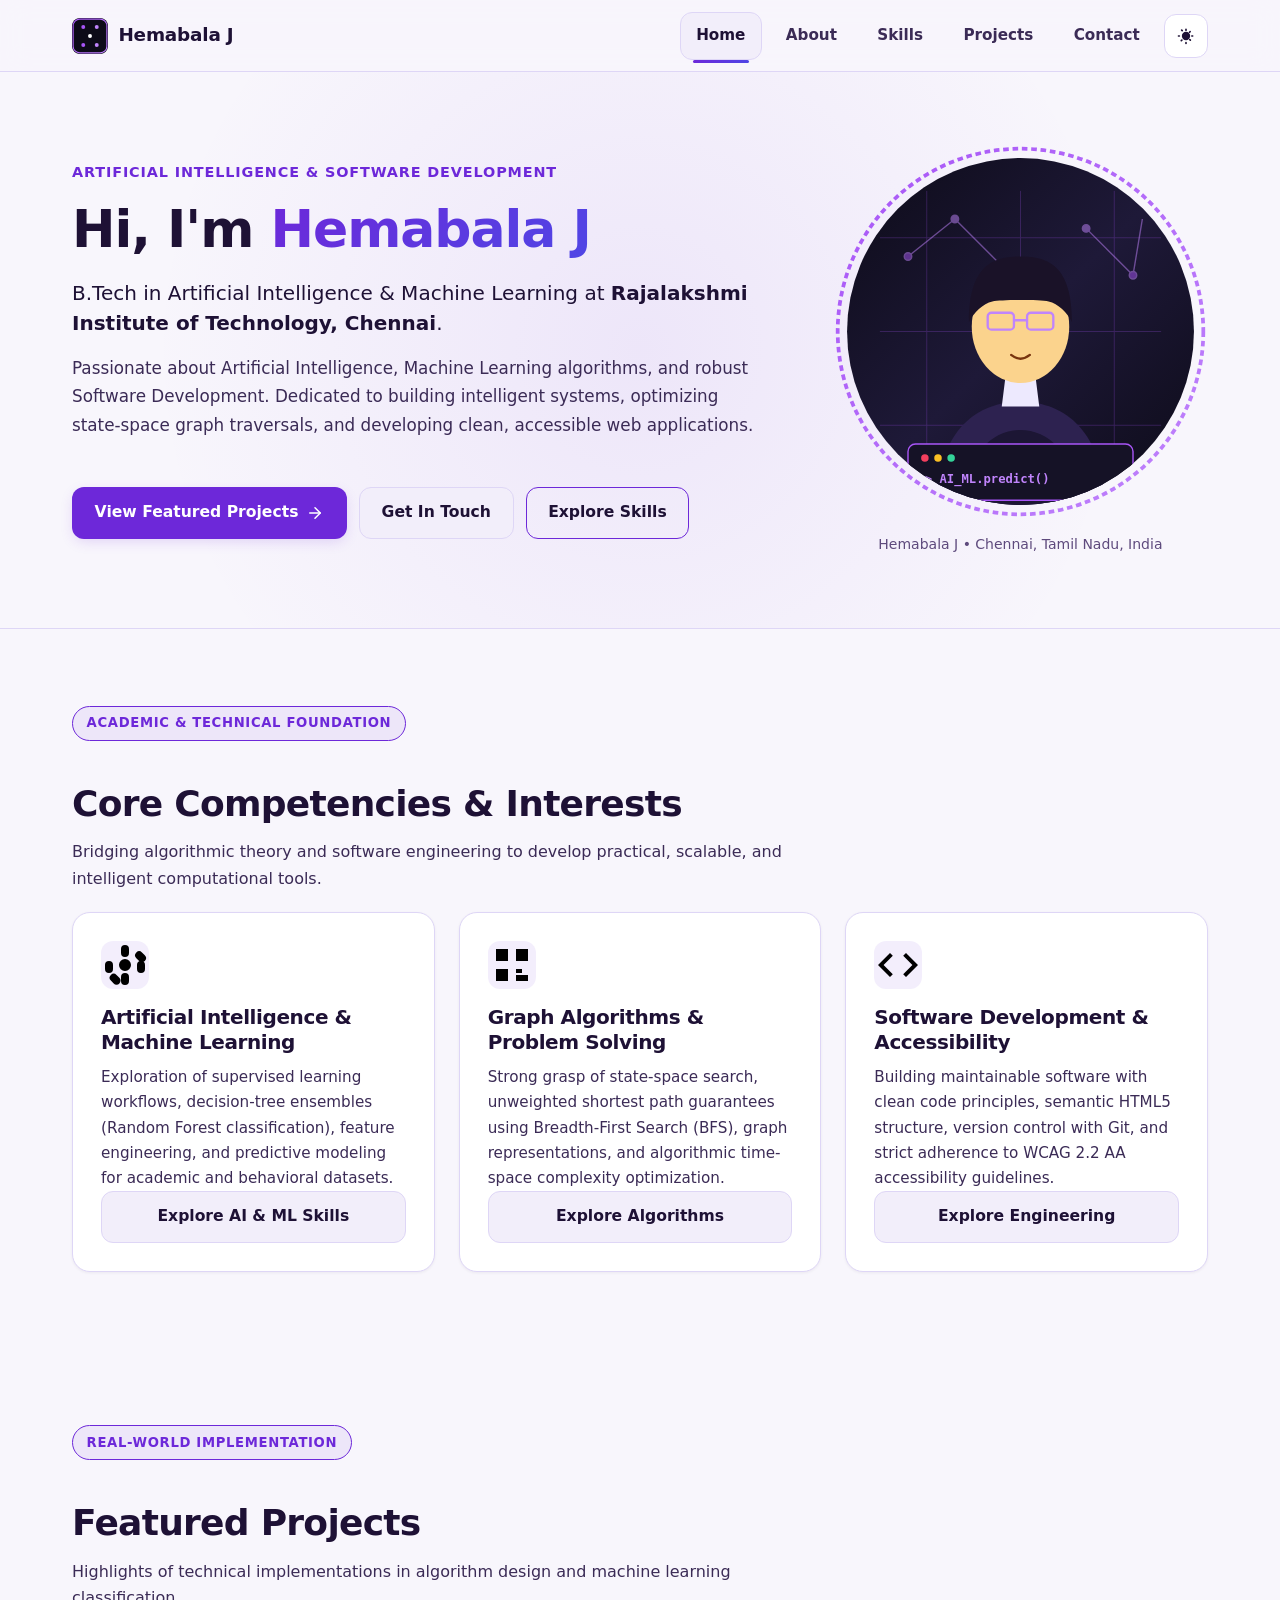
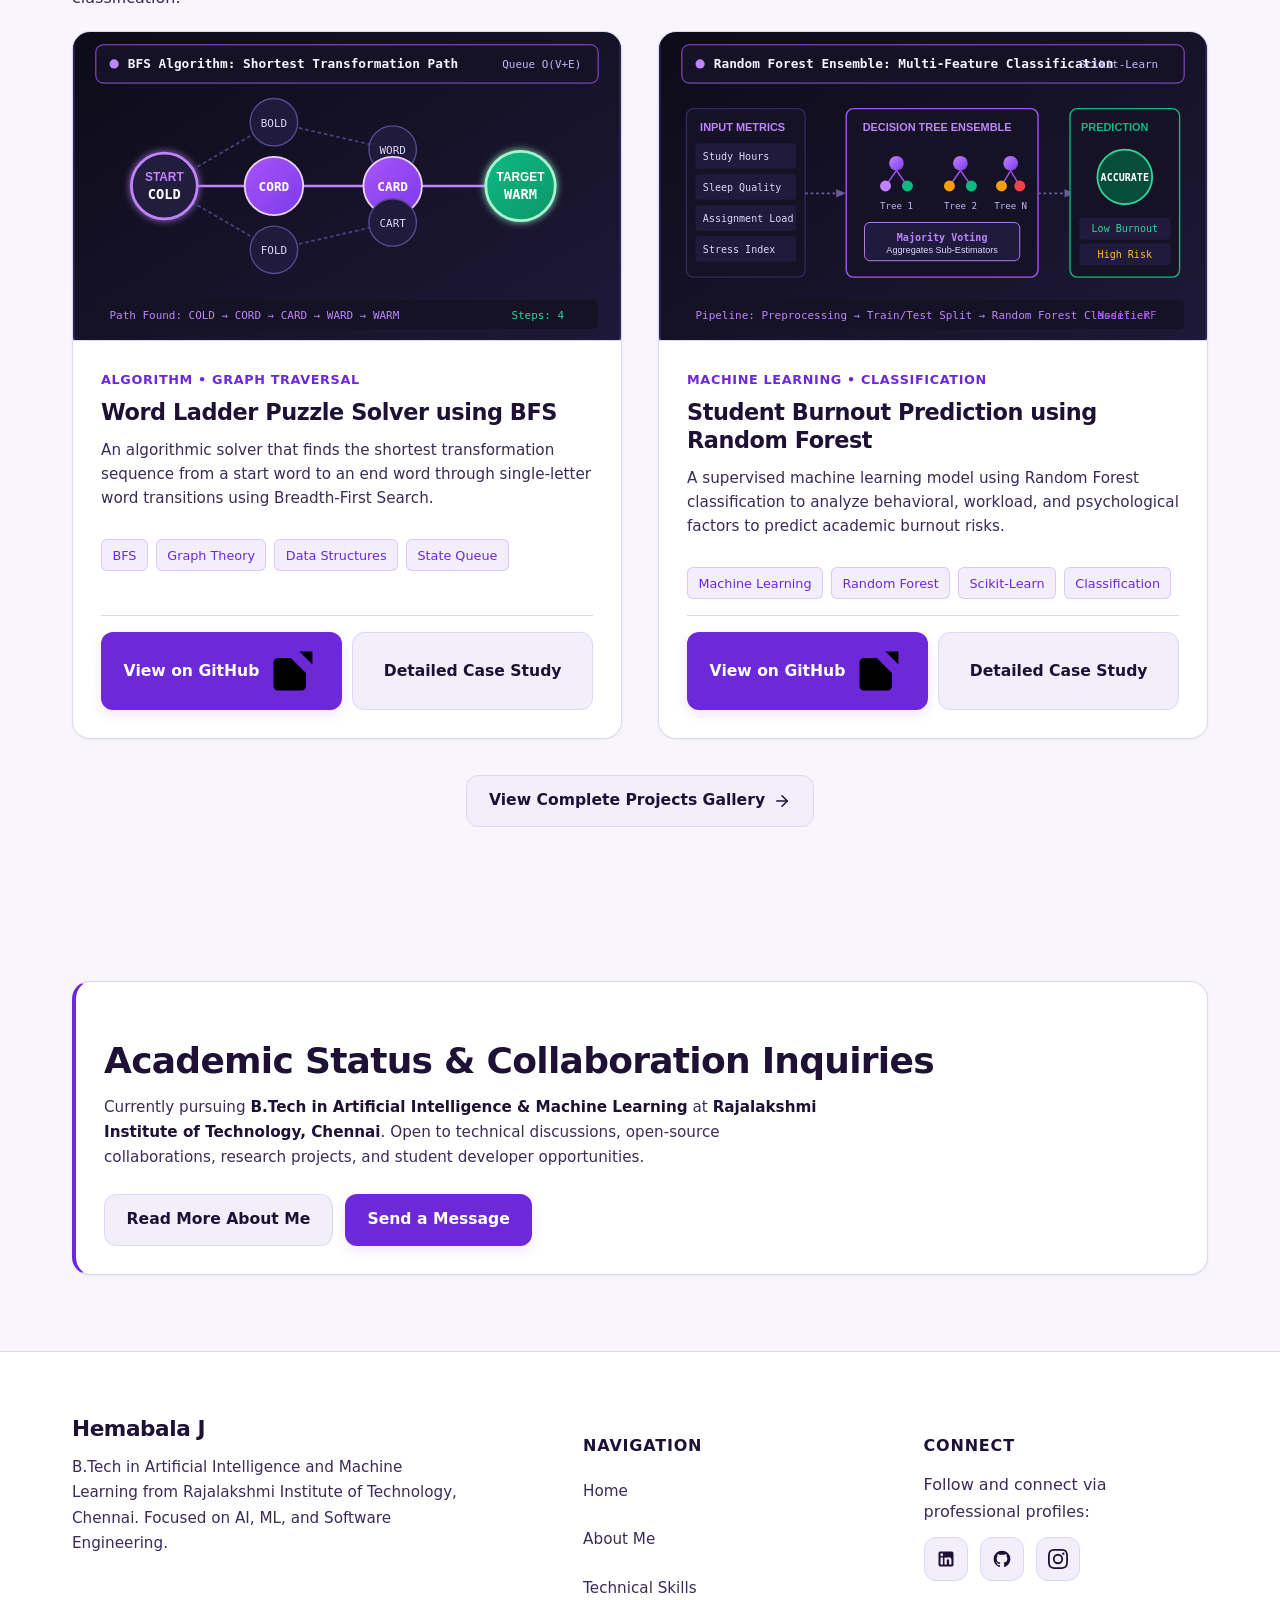
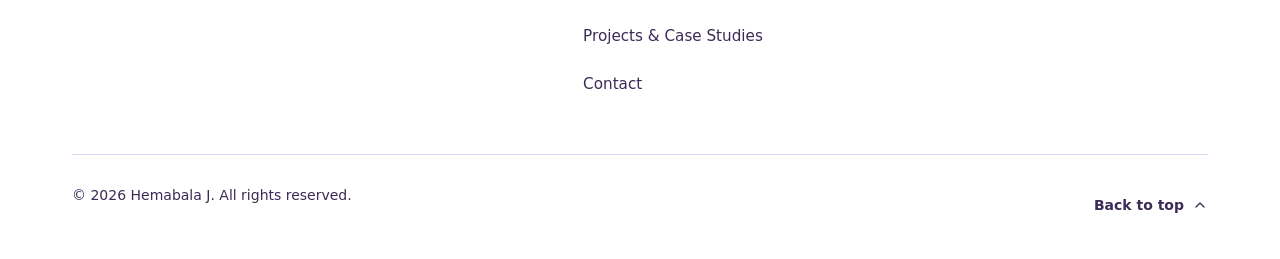
<file: index.html>
<!DOCTYPE html>
<html lang="en">
<head>
  <meta charset="UTF-8">
  <meta name="viewport" content="width=device-width, initial-scale=1.0">
  <meta name="theme-color" content="#0d0b18">
  <title>Hemabala J | AI &amp; ML Developer Portfolio</title>
  
  <!-- SEO Metadata -->
  <meta name="description" content="Personal portfolio of Hemabala J, B.Tech student in Artificial Intelligence &amp; Machine Learning at Rajalakshmi Institute of Technology, Chennai. Discover projects in AI, ML, and software development.">
  <meta name="author" content="Hemabala J">
  <meta name="robots" content="index, follow">
  
  <!-- Canonical URL Placeholder -->
  <!-- Replace placeholder domain with your production domain upon deployment -->
  <link rel="canonical" href="https://hemabala-bfs.github.io/portfolio/index.html">
  
  <!-- Open Graph Meta Tags -->
  <meta property="og:site_name" content="Hemabala J Portfolio">
  <meta property="og:title" content="Hemabala J | AI &amp; ML Developer Portfolio">
  <meta property="og:description" content="Portfolio of Hemabala J – AI/ML student at Rajalakshmi Institute of Technology, Chennai. Explore featured projects in graph algorithms and predictive classification.">
  <meta property="og:type" content="website">
  <meta property="og:url" content="https://hemabala-bfs.github.io/portfolio/index.html">
  <meta property="og:image" content="assets/images/profile-avatar.svg">
  
  <!-- Twitter Card Metadata -->
  <meta name="twitter:card" content="summary_large_image">
  <meta name="twitter:title" content="Hemabala J | AI &amp; ML Developer Portfolio">
  <meta name="twitter:description" content="B.Tech in Artificial Intelligence &amp; Machine Learning at Rajalakshmi Institute of Technology, Chennai. Explore projects and technical skills.">
  <meta name="twitter:image" content="assets/images/profile-avatar.svg">
  
  <!-- Favicon -->
  <link rel="icon" type="image/svg+xml" href="assets/images/favicon.svg">
  
  <!-- Stylesheets -->
  <link rel="stylesheet" href="css/style.css">
  
  <!-- Theme Init Script (Prevents Flash of Unstyled Theme) -->
  <script>
    (function() {
      try {
        const savedTheme = localStorage.getItem('portfolio_theme_preference');
        const systemPrefersLight = window.matchMedia('(prefers-color-scheme: light)').matches;
        const theme = (savedTheme === 'light' || savedTheme === 'dark') ? savedTheme : (systemPrefersLight ? 'light' : 'dark');
        document.documentElement.setAttribute('data-theme', theme);
      } catch (e) {}
    })();
  </script>

  <!-- Script (Deferred for Performance) -->
  <script src="js/script.js" defer></script>
</head>
<body>
  <!-- Accessible Skip Link (WCAG 2.4.1 Bypass Blocks) -->
  <a href="#main-content" class="skip-link">Skip to main content</a>

  <!-- Semantic Site Header -->
  <header class="site-header">
    <div class="container header-container">
      <a href="index.html" class="brand-link" aria-label="Hemabala J - Home">
        <img src="assets/images/favicon.svg" alt="" class="brand-logo" width="36" height="36" aria-hidden="true">
        <span>Hemabala J</span>
      </a>

      <div class="nav-actions">
        <!-- Semantic Navigation Landmark -->
        <nav aria-label="Main Navigation">
          <ul class="nav-menu" id="primary-nav">
            <li><a href="index.html" class="nav-link" aria-current="page">Home</a></li>
            <li><a href="about.html" class="nav-link">About</a></li>
            <li><a href="skills.html" class="nav-link">Skills</a></li>
            <li><a href="projects.html" class="nav-link">Projects</a></li>
            <li><a href="contact.html" class="nav-link">Contact</a></li>
          </ul>
        </nav>

        <!-- Theme Toggle Button -->
        <button type="button" class="theme-toggle-btn" id="theme-toggle" aria-label="Switch to light theme" title="Switch to light theme">
          <svg class="theme-icon" aria-hidden="true" viewBox="0 0 24 24"><path d="M12.3 2a10 10 0 0 0-1.9 19.8 10 10 0 0 0 11.5-11.5A10 10 0 0 0 12.3 2zm-.3 18a8 8 0 1 1 6.3-12.9 8.1 8.1 0 0 1-6.3 12.9z"/></svg>
        </button>

        <!-- Mobile Navigation Menu Toggle Button -->
        <button type="button" class="menu-toggle-btn" id="menu-toggle" aria-expanded="false" aria-controls="primary-nav" aria-label="Open navigation menu">
          <svg width="24" height="24" viewBox="0 0 24 24" fill="none" stroke="currentColor" stroke-width="2" stroke-linecap="round" stroke-linejoin="round" aria-hidden="true">
            <line x1="3" y1="12" x2="21" y2="12"></line>
            <line x1="3" y1="6" x2="21" y2="6"></line>
            <line x1="3" y1="18" x2="21" y2="18"></line>
          </svg>
        </button>
      </div>
    </div>
  </header>

  <!-- Semantic Main Content Landmark -->
  <main id="main-content">
    
    <!-- Hero Section -->
    <section class="hero" aria-labelledby="hero-title">
      <div class="container hero-grid">
        <div class="hero-content">
          <span class="hero-eyebrow">Artificial Intelligence &amp; Software Development</span>
          <h1 id="hero-title" class="hero-title">
            Hi, I'm <span class="text-gradient">Hemabala J</span>
          </h1>
          <p class="hero-subtitle">
            B.Tech in Artificial Intelligence &amp; Machine Learning at <strong>Rajalakshmi Institute of Technology, Chennai</strong>.
          </p>
          <p class="hero-description">
            Passionate about Artificial Intelligence, Machine Learning algorithms, and robust Software Development. Dedicated to building intelligent systems, optimizing state-space graph traversals, and developing clean, accessible web applications.
          </p>
          <div class="btn-group">
            <a href="projects.html" class="btn btn-primary">
              View Featured Projects
              <svg width="18" height="18" viewBox="0 0 24 24" fill="none" stroke="currentColor" stroke-width="2" stroke-linecap="round" stroke-linejoin="round" aria-hidden="true">
                <line x1="5" y1="12" x2="19" y2="12"></line>
                <polyline points="12 5 19 12 12 19"></polyline>
              </svg>
            </a>
            <a href="contact.html" class="btn btn-secondary">Get In Touch</a>
            <a href="skills.html" class="btn btn-outline">Explore Skills</a>
          </div>
        </div>

        <figure class="hero-figure">
          <img src="assets/images/profile-avatar.svg" alt="Illustration representing Hemabala J developing intelligent AI and software algorithms" width="340" height="340">
          <figcaption class="hero-figcaption">Hemabala J &bull; Chennai, Tamil Nadu, India</figcaption>
        </figure>
      </div>
    </section>

    <!-- Core Highlights Section -->
    <section class="section" aria-labelledby="highlights-heading">
      <div class="container">
        <header class="section-header">
          <span class="section-badge">Academic &amp; Technical Foundation</span>
          <h2 id="highlights-heading">Core Competencies &amp; Interests</h2>
          <p>
            Bridging algorithmic theory and software engineering to develop practical, scalable, and intelligent computational tools.
          </p>
        </header>

        <div class="features-grid">
          <!-- Card 1: AI & ML -->
          <article class="feature-card">
            <div class="feature-icon-wrapper" aria-hidden="true">
              <svg class="feature-icon" viewBox="0 0 24 24">
                <path d="M12 2a2 2 0 0 1 2 2v2a2 2 0 0 1-2 2 2 2 0 0 1-2-2V4a2 2 0 0 1 2-2zm0 14a2 2 0 0 1 2 2v2a2 2 0 0 1-2 2 2 2 0 0 1-2-2v-2a2 2 0 0 1 2-2zm8-6a2 2 0 0 1 2 2v2a2 2 0 0 1-2 2 2 2 0 0 1-2-2v-2a2 2 0 0 1 2-2zM4 10a2 2 0 0 1 2 2v2a2 2 0 0 1-2 2 2 2 0 0 1-2-2v-2a2 2 0 0 1 2-2zm13.657-4.243a2 2 0 0 1 2.828 0l1.415 1.415a2 2 0 1 1-2.829 2.828l-1.414-1.414a2 2 0 0 1 0-2.829zM4.93 16.97a2 2 0 0 1 2.828 0l1.414 1.415a2 2 0 1 1-2.828 2.828L4.93 19.8a2 2 0 0 1 0-2.828zM12 9a3 3 0 1 0 0 6 3 3 0 0 0 0-6z"/>
              </svg>
            </div>
            <h3>Artificial Intelligence &amp; Machine Learning</h3>
            <p>
              Exploration of supervised learning workflows, decision-tree ensembles (Random Forest classification), feature engineering, and predictive modeling for academic and behavioral datasets.
            </p>
            <a href="skills.html#ai-ml" class="btn btn-secondary">Explore AI &amp; ML Skills</a>
          </article>

          <!-- Card 2: Algorithms & Data Structures -->
          <article class="feature-card">
            <div class="feature-icon-wrapper" aria-hidden="true">
              <svg class="feature-icon" viewBox="0 0 24 24">
                <path d="M4 4h6v6H4V4zm10 0h6v6h-6V4zM4 14h6v6H4v-6zm10 3h6v3h-6v-3zm0-3h3v2h-3v-2z"/>
              </svg>
            </div>
            <h3>Graph Algorithms &amp; Problem Solving</h3>
            <p>
              Strong grasp of state-space search, unweighted shortest path guarantees using Breadth-First Search (BFS), graph representations, and algorithmic time-space complexity optimization.
            </p>
            <a href="skills.html#dsa" class="btn btn-secondary">Explore Algorithms</a>
          </article>

          <!-- Card 3: Software Engineering -->
          <article class="feature-card">
            <div class="feature-icon-wrapper" aria-hidden="true">
              <svg class="feature-icon" viewBox="0 0 24 24">
                <path d="M9.4 16.6L4.8 12l4.6-4.6L8 6l-6 6 6 6 1.4-1.4zm5.2 0l4.6-4.6-4.6-4.6L16 6l6 6-6 6-1.4-1.4z"/>
              </svg>
            </div>
            <h3>Software Development &amp; Accessibility</h3>
            <p>
              Building maintainable software with clean code principles, semantic HTML5 structure, version control with Git, and strict adherence to WCAG 2.2 AA accessibility guidelines.
            </p>
            <a href="skills.html#software" class="btn btn-secondary">Explore Engineering</a>
          </article>
        </div>
      </div>
    </section>

    <!-- Featured Projects Preview Section -->
    <section class="section" aria-labelledby="featured-projects-heading">
      <div class="container">
        <header class="section-header">
          <span class="section-badge">Real-World Implementation</span>
          <h2 id="featured-projects-heading">Featured Projects</h2>
          <p>
            Highlights of technical implementations in algorithm design and machine learning classification.
          </p>
        </header>

        <div class="projects-grid">
          <!-- Featured Project 1: Word Ladder -->
          <article class="project-card">
            <div class="project-media">
              <img src="assets/images/project-word-ladder.svg" alt="Word Ladder BFS solver diagram showing state transitions from COLD to WARM" width="600" height="360" loading="lazy">
            </div>
            <div class="project-content">
              <header class="project-header">
                <span class="project-category">Algorithm &bull; Graph Traversal</span>
                <h3 class="project-title">Word Ladder Puzzle Solver using BFS</h3>
              </header>
              <p class="project-description">
                An algorithmic solver that finds the shortest transformation sequence from a start word to an end word through single-letter word transitions using Breadth-First Search.
              </p>
              <ul class="project-tags" aria-label="Technologies used">
                <li class="tag-badge">BFS</li>
                <li class="tag-badge">Graph Theory</li>
                <li class="tag-badge">Data Structures</li>
                <li class="tag-badge">State Queue</li>
              </ul>
              <div class="project-actions">
                <a href="https://github.com/hemabala-bfs/WordLadderPuzzleSolver-BFS" class="btn btn-primary" target="_blank" rel="noopener noreferrer">
                  View on GitHub
                  <span class="sr-only">(opens in a new window)</span>
                  <svg class="external-icon" aria-hidden="true" viewBox="0 0 24 24"><path d="M18 13v6a2 2 0 0 1-2 2H5a2 2 0 0 1-2-2V8a2 2 0 0 1 2-2h6m4-3h6v6m-11 5L21 3"/></svg>
                </a>
                <a href="projects.html#project-word-ladder" class="btn btn-secondary">Detailed Case Study</a>
              </div>
            </div>
          </article>

          <!-- Featured Project 2: Student Burnout -->
          <article class="project-card">
            <div class="project-media">
              <img src="assets/images/project-burnout.svg" alt="Student Burnout Prediction architecture showing inputs, Random Forest ensemble, and risk classification" width="600" height="360" loading="lazy">
            </div>
            <div class="project-content">
              <header class="project-header">
                <span class="project-category">Machine Learning &bull; Classification</span>
                <h3 class="project-title">Student Burnout Prediction using Random Forest</h3>
              </header>
              <p class="project-description">
                A supervised machine learning model using Random Forest classification to analyze behavioral, workload, and psychological factors to predict academic burnout risks.
              </p>
              <ul class="project-tags" aria-label="Technologies used">
                <li class="tag-badge">Machine Learning</li>
                <li class="tag-badge">Random Forest</li>
                <li class="tag-badge">Scikit-Learn</li>
                <li class="tag-badge">Classification</li>
              </ul>
              <div class="project-actions">
                <a href="https://github.com/hemabala-bfs/student-burnout-prediction-random-forest-algorithm" class="btn btn-primary" target="_blank" rel="noopener noreferrer">
                  View on GitHub
                  <span class="sr-only">(opens in a new window)</span>
                  <svg class="external-icon" aria-hidden="true" viewBox="0 0 24 24"><path d="M18 13v6a2 2 0 0 1-2 2H5a2 2 0 0 1-2-2V8a2 2 0 0 1 2-2h6m4-3h6v6m-11 5L21 3"/></svg>
                </a>
                <a href="projects.html#project-burnout-prediction" class="btn btn-secondary">Detailed Case Study</a>
              </div>
            </div>
          </article>
        </div>

        <div class="mt-lg text-center">
          <a href="projects.html" class="btn btn-secondary">
            View Complete Projects Gallery
            <svg width="18" height="18" viewBox="0 0 24 24" fill="none" stroke="currentColor" stroke-width="2" stroke-linecap="round" stroke-linejoin="round" aria-hidden="true">
              <line x1="5" y1="12" x2="19" y2="12"></line>
              <polyline points="12 5 19 12 12 19"></polyline>
            </svg>
          </a>
        </div>
      </div>
    </section>

    <!-- Semantic Aside Landmark: Quick Status & Connection -->
    <aside class="section" aria-labelledby="status-aside-heading">
      <div class="container">
        <div class="feature-card card-accent-border">
          <h2 id="status-aside-heading" class="mb-sm">Academic Status &amp; Collaboration Inquiries</h2>
          <p>
            Currently pursuing <strong>B.Tech in Artificial Intelligence &amp; Machine Learning</strong> at <strong>Rajalakshmi Institute of Technology, Chennai</strong>. Open to technical discussions, open-source collaborations, research projects, and student developer opportunities.
          </p>
          <div class="btn-group">
            <a href="about.html" class="btn btn-secondary">Read More About Me</a>
            <a href="contact.html" class="btn btn-primary">Send a Message</a>
          </div>
        </div>
      </div>
    </aside>

  </main>

  <!-- Semantic Site Footer -->
  <footer class="site-footer">
    <div class="container">
      <div class="footer-grid">
        <!-- Col 1: Brand & Bio -->
        <div class="footer-brand">
          <h2>Hemabala J</h2>
          <p>
            B.Tech in Artificial Intelligence and Machine Learning from Rajalakshmi Institute of Technology, Chennai. Focused on AI, ML, and Software Engineering.
          </p>
        </div>

        <!-- Col 2: Navigation Links -->
        <div class="footer-nav">
          <h3 class="footer-nav-title">Navigation</h3>
          <ul class="footer-links">
            <li><a href="index.html">Home</a></li>
            <li><a href="about.html">About Me</a></li>
            <li><a href="skills.html">Technical Skills</a></li>
            <li><a href="projects.html">Projects &amp; Case Studies</a></li>
            <li><a href="contact.html">Contact</a></li>
          </ul>
        </div>

        <!-- Col 3: Social & External Links -->
        <div class="footer-social">
          <h3 class="footer-nav-title">Connect</h3>
          <p class="mb-sm">Follow and connect via professional profiles:</p>
          <ul class="social-links" aria-label="Social media profiles">
            <li>
              <a href="https://linkedin.com/in/hemabala-j-9b0033326" class="social-btn" target="_blank" rel="noopener noreferrer" aria-label="LinkedIn profile of Hemabala J (opens in a new window)">
                <svg class="social-icon" aria-hidden="true" viewBox="0 0 24 24"><path d="M19 3a2 2 0 0 1 2 2v14a2 2 0 0 1-2 2H5a2 2 0 0 1-2-2V5a2 2 0 0 1 2-2h14m-.5 15.5v-5.3a3.26 3.26 0 0 0-3.26-3.26c-.85 0-1.84.52-2.28 1.3v-1.11h-2.79v8.37h2.79v-4.93c0-.77.62-1.4 1.39-1.4a1.4 1.4 0 0 1 1.4 1.4v4.93h2.75M6.88 8.56a1.68 1.68 0 0 0 1.68-1.68c0-.93-.75-1.69-1.68-1.69a1.69 1.69 0 0 0-1.69 1.69c0 .93.76 1.68 1.69 1.68m1.39 9.94v-8.37H5.5v8.37h2.77z"/></svg>
              </a>
            </li>
            <li>
              <a href="https://github.com/hemabala-bfs" class="social-btn" target="_blank" rel="noopener noreferrer" aria-label="GitHub profile of Hemabala J (opens in a new window)">
                <svg class="social-icon" aria-hidden="true" viewBox="0 0 24 24"><path d="M12 2A10 10 0 0 0 2 12c0 4.42 2.87 8.17 6.84 9.5.5.08.66-.23.66-.5v-1.69c-2.77.6-3.36-1.34-3.36-1.34-.46-1.16-1.11-1.47-1.11-1.47-.91-.62.07-.6.07-.6 1 .07 1.53 1.03 1.53 1.03.87 1.52 2.34 1.07 2.91.83.1-.65.35-1.09.63-1.34-2.22-.25-4.55-1.11-4.55-4.92 0-1.11.38-2 1.03-2.71-.1-.25-.45-1.29.1-2.64 0 0 .84-.27 2.75 1.02.79-.22 1.65-.33 2.5-.33.85 0 1.71.11 2.5.33 1.91-1.29 2.75-1.02 2.75-1.02.55 1.35.2 2.39.1 2.64.65.71 1.03 1.6 1.03 2.71 0 3.82-2.34 4.66-4.57 4.91.36.31.69.92.69 1.85V21c0 .27.16.59.67.5C19.14 20.16 22 16.42 22 12A10 10 0 0 0 12 2z"/></svg>
              </a>
            </li>
            <li>
              <a href="https://www.instagram.com/hemabala_1806/" class="social-btn" target="_blank" rel="noopener noreferrer" aria-label="Instagram profile of Hemabala J (opens in a new window)">
                <svg class="social-icon" aria-hidden="true" viewBox="0 0 24 24"><path d="M12 2.163c3.204 0 3.584.012 4.85.07 3.252.148 4.771 1.691 4.919 4.919.058 1.265.069 1.645.069 4.849 0 3.205-.012 3.584-.069 4.849-.149 3.225-1.664 4.771-4.919 4.919-1.266.058-1.644.07-4.85.07-3.204 0-3.584-.012-4.849-.07-3.26-.149-4.771-1.699-4.919-4.92-.058-1.265-.07-1.644-.07-4.849 0-3.204.013-3.583.07-4.849.149-3.227 1.664-4.771 4.919-4.919 1.266-.057 1.645-.069 4.849-.069zm0-2.163c-3.259 0-3.667.014-4.947.072-4.358.2-6.78 2.618-6.98 6.98-.059 1.281-.073 1.689-.073 4.948 0 3.259.014 3.668.072 4.948.2 4.358 2.618 6.78 6.98 6.98 1.281.058 1.689.072 4.948.072 3.259 0 3.668-.014 4.948-.072 4.354-.2 6.782-2.618 6.979-6.98.059-1.28.073-1.689.073-4.948 0-3.259-.014-3.667-.072-4.947-.196-4.354-2.617-6.78-6.979-6.98-1.281-.059-1.69-.073-4.949-.073zm0 5.838a6.162 6.162 0 1 0 0 12.324 6.162 6.162 0 0 0 0-12.324zM12 16a4 4 0 1 1 0-8 4 4 0 0 1 0 8zm6.406-11.845a1.44 1.44 0 1 0 0 2.881 1.44 1.44 0 0 0 0-2.881z"/></svg>
              </a>
            </li>
          </ul>
        </div>
      </div>

      <div class="footer-bottom">
        <p>&copy; 2026 Hemabala J. All rights reserved.</p>
        <a href="#main-content" class="back-to-top-btn">
          Back to top
          <svg width="16" height="16" viewBox="0 0 24 24" fill="none" stroke="currentColor" stroke-width="2" stroke-linecap="round" stroke-linejoin="round" aria-hidden="true">
            <polyline points="18 15 12 9 6 15"></polyline>
          </svg>
        </a>
      </div>
    </div>
  </footer>
</body>
</html>
</file>
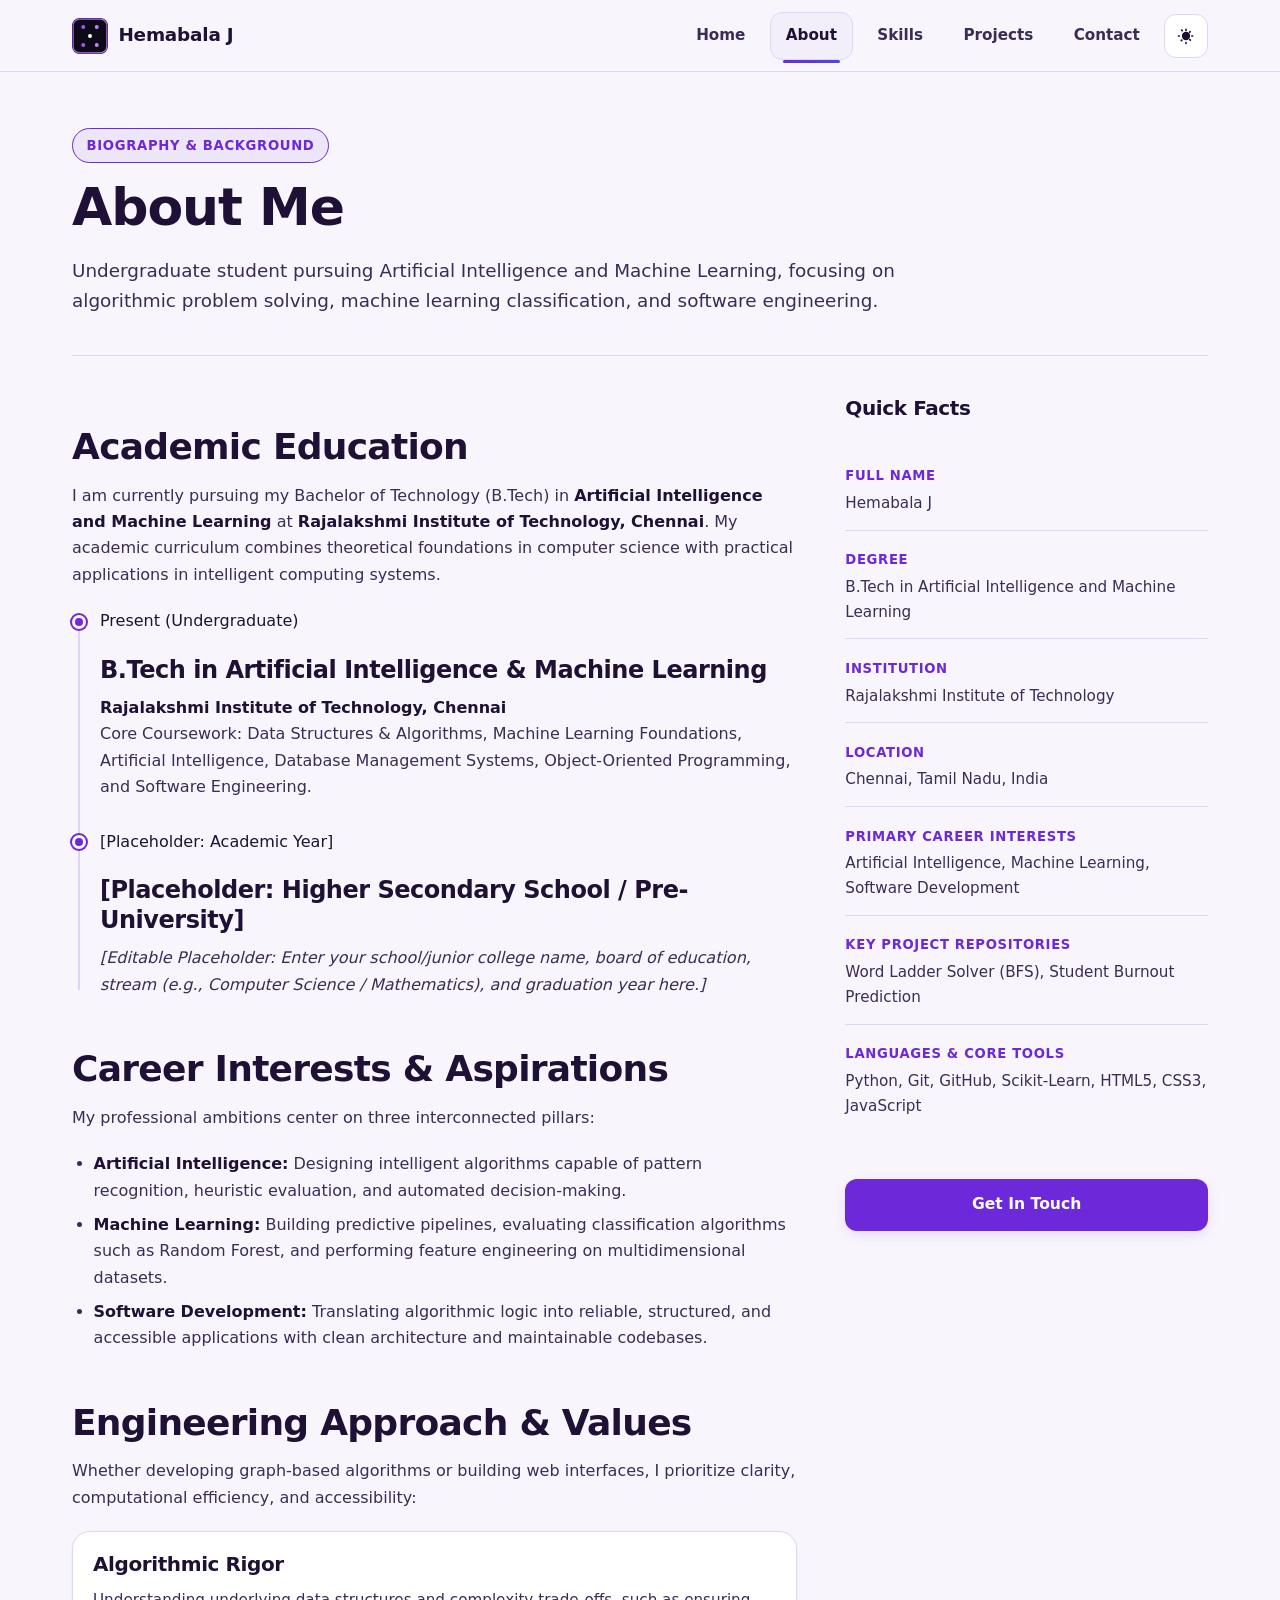
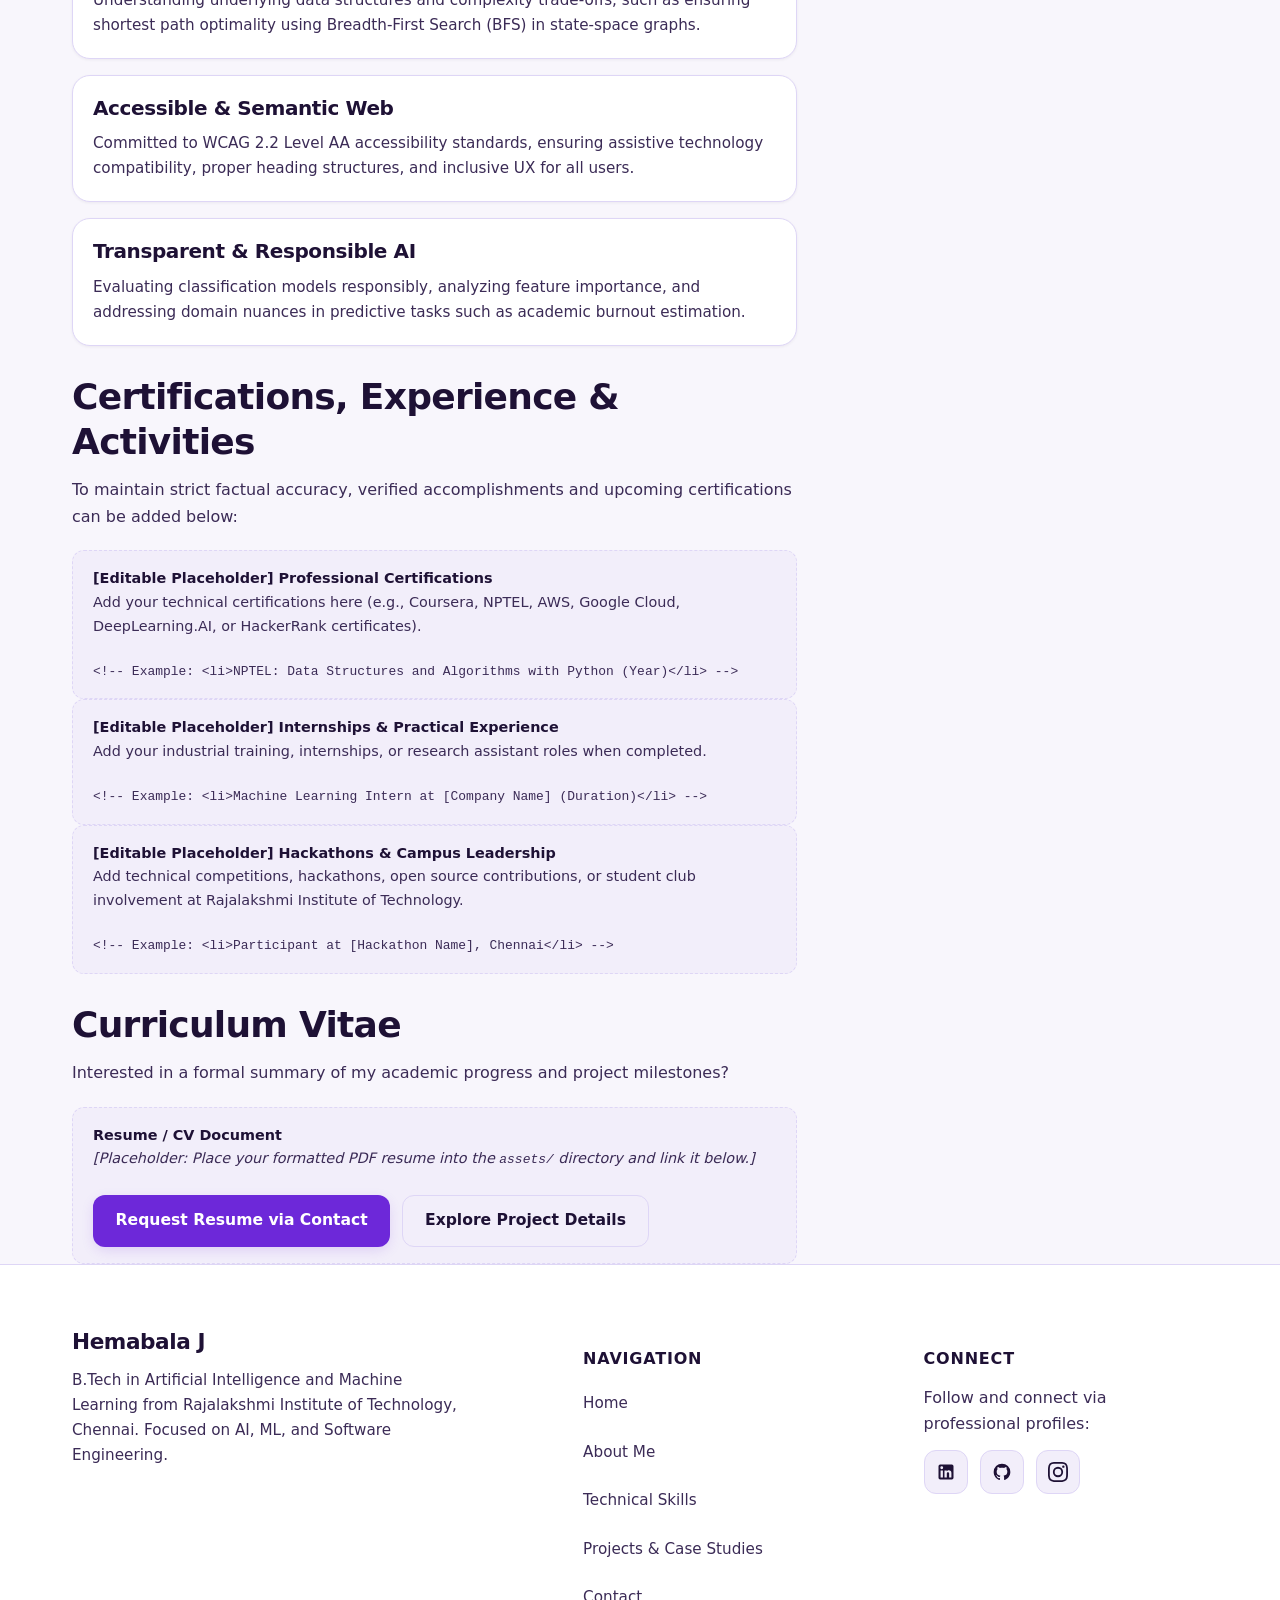
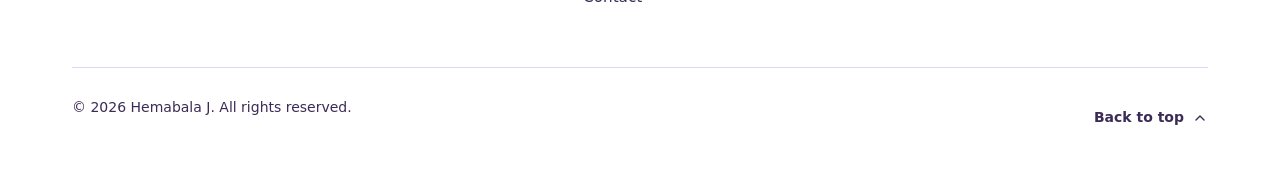
<file: about.html>
<!DOCTYPE html>
<html lang="en">
<head>
  <meta charset="UTF-8">
  <meta name="viewport" content="width=device-width, initial-scale=1.0">
  <meta name="theme-color" content="#0d0b18">
  <title>About Me | Hemabala J - AI &amp; ML Student at RIT Chennai</title>
  
  <!-- SEO Metadata -->
  <meta name="description" content="Discover the background of Hemabala J, B.Tech student in Artificial Intelligence and Machine Learning at Rajalakshmi Institute of Technology, Chennai. Educational background and career interests.">
  <meta name="author" content="Hemabala J">
  <meta name="robots" content="index, follow">
  
  <!-- Canonical URL Placeholder -->
  <link rel="canonical" href="https://hemabala-bfs.github.io/portfolio/about.html">
  
  <!-- Open Graph Meta Tags -->
  <meta property="og:site_name" content="Hemabala J Portfolio">
  <meta property="og:title" content="About Me | Hemabala J - AI &amp; ML Student at RIT Chennai">
  <meta property="og:description" content="Academic background, career interests, and engineering approach of Hemabala J, AI &amp; ML undergraduate at Rajalakshmi Institute of Technology, Chennai.">
  <meta property="og:type" content="profile">
  <meta property="og:url" content="https://hemabala-bfs.github.io/portfolio/about.html">
  <meta property="og:image" content="assets/images/profile-avatar.svg">
  
  <!-- Twitter Card Metadata -->
  <meta name="twitter:card" content="summary">
  <meta name="twitter:title" content="About Me | Hemabala J">
  <meta name="twitter:description" content="B.Tech in Artificial Intelligence &amp; Machine Learning at Rajalakshmi Institute of Technology, Chennai.">
  <meta name="twitter:image" content="assets/images/profile-avatar.svg">
  
  <!-- Favicon -->
  <link rel="icon" type="image/svg+xml" href="assets/images/favicon.svg">
  
  <!-- Stylesheets -->
  <link rel="stylesheet" href="css/style.css">
  
  <!-- Theme Init Script (Prevents Flash of Unstyled Theme) -->
  <script>
    (function() {
      try {
        const savedTheme = localStorage.getItem('portfolio_theme_preference');
        const systemPrefersLight = window.matchMedia('(prefers-color-scheme: light)').matches;
        const theme = (savedTheme === 'light' || savedTheme === 'dark') ? savedTheme : (systemPrefersLight ? 'light' : 'dark');
        document.documentElement.setAttribute('data-theme', theme);
      } catch (e) {}
    })();
  </script>

  <!-- Script (Deferred for Performance) -->
  <script src="js/script.js" defer></script>
</head>
<body>
  <!-- Accessible Skip Link -->
  <a href="#main-content" class="skip-link">Skip to main content</a>

  <!-- Semantic Site Header -->
  <header class="site-header">
    <div class="container header-container">
      <a href="index.html" class="brand-link" aria-label="Hemabala J - Home">
        <img src="assets/images/favicon.svg" alt="" class="brand-logo" width="36" height="36" aria-hidden="true">
        <span>Hemabala J</span>
      </a>

      <div class="nav-actions">
        <!-- Semantic Navigation Landmark -->
        <nav aria-label="Main Navigation">
          <ul class="nav-menu" id="primary-nav">
            <li><a href="index.html" class="nav-link">Home</a></li>
            <li><a href="about.html" class="nav-link" aria-current="page">About</a></li>
            <li><a href="skills.html" class="nav-link">Skills</a></li>
            <li><a href="projects.html" class="nav-link">Projects</a></li>
            <li><a href="contact.html" class="nav-link">Contact</a></li>
          </ul>
        </nav>

        <!-- Theme Toggle Button -->
        <button type="button" class="theme-toggle-btn" id="theme-toggle" aria-label="Switch to light theme" title="Switch to light theme">
          <svg class="theme-icon" aria-hidden="true" viewBox="0 0 24 24"><path d="M12.3 2a10 10 0 0 0-1.9 19.8 10 10 0 0 0 11.5-11.5A10 10 0 0 0 12.3 2zm-.3 18a8 8 0 1 1 6.3-12.9 8.1 8.1 0 0 1-6.3 12.9z"/></svg>
        </button>

        <!-- Mobile Navigation Menu Toggle Button -->
        <button type="button" class="menu-toggle-btn" id="menu-toggle" aria-expanded="false" aria-controls="primary-nav" aria-label="Open navigation menu">
          <svg width="24" height="24" viewBox="0 0 24 24" fill="none" stroke="currentColor" stroke-width="2" stroke-linecap="round" stroke-linejoin="round" aria-hidden="true">
            <line x1="3" y1="12" x2="21" y2="12"></line>
            <line x1="3" y1="6" x2="21" y2="6"></line>
            <line x1="3" y1="18" x2="21" y2="18"></line>
          </svg>
        </button>
      </div>
    </div>
  </header>

  <!-- Semantic Main Landmark -->
  <main id="main-content">
    <div class="container">
      
      <!-- Page Header -->
      <header class="page-header">
        <span class="section-badge">Biography &amp; Background</span>
        <h1>About Me</h1>
        <p>
          Undergraduate student pursuing Artificial Intelligence and Machine Learning, focusing on algorithmic problem solving, machine learning classification, and software engineering.
        </p>
      </header>

      <!-- Layout Grid: Main Content & Aside -->
      <div class="about-layout">
        <div class="about-content">
          
          <!-- Section 1: Educational Journey -->
          <section aria-labelledby="education-heading">
            <h2 id="education-heading">Academic Education</h2>
            <p>
              I am currently pursuing my Bachelor of Technology (B.Tech) in <strong>Artificial Intelligence and Machine Learning</strong> at <strong>Rajalakshmi Institute of Technology, Chennai</strong>. My academic curriculum combines theoretical foundations in computer science with practical applications in intelligent computing systems.
            </p>

            <ol class="timeline" aria-label="Academic Timeline">
              <li class="timeline-item">
                <span class="timeline-time">Present (Undergraduate)</span>
                <h3 class="timeline-heading">B.Tech in Artificial Intelligence &amp; Machine Learning</h3>
                <p>
                  <strong>Rajalakshmi Institute of Technology, Chennai</strong><br>
                  Core Coursework: Data Structures &amp; Algorithms, Machine Learning Foundations, Artificial Intelligence, Database Management Systems, Object-Oriented Programming, and Software Engineering.
                </p>
              </li>

              <li class="timeline-item">
                <span class="timeline-time">[Placeholder: Academic Year]</span>
                <h3 class="timeline-heading">[Placeholder: Higher Secondary School / Pre-University]</h3>
                <p>
                  <em>[Editable Placeholder: Enter your school/junior college name, board of education, stream (e.g., Computer Science / Mathematics), and graduation year here.]</em>
                </p>
              </li>
            </ol>
          </section>

          <!-- Section 2: Career Interests & Focus -->
          <section aria-labelledby="interests-heading">
            <h2 id="interests-heading">Career Interests &amp; Aspirations</h2>
            <p>
              My professional ambitions center on three interconnected pillars:
            </p>
            <ul class="list-styled">
              <li>
                <strong>Artificial Intelligence:</strong> Designing intelligent algorithms capable of pattern recognition, heuristic evaluation, and automated decision-making.
              </li>
              <li>
                <strong>Machine Learning:</strong> Building predictive pipelines, evaluating classification algorithms such as Random Forest, and performing feature engineering on multidimensional datasets.
              </li>
              <li>
                <strong>Software Development:</strong> Translating algorithmic logic into reliable, structured, and accessible applications with clean architecture and maintainable codebases.
              </li>
            </ul>
          </section>

          <!-- Section 3: Engineering Approach & Values -->
          <section aria-labelledby="philosophy-heading">
            <h2 id="philosophy-heading">Engineering Approach &amp; Values</h2>
            <p>
              Whether developing graph-based algorithms or building web interfaces, I prioritize clarity, computational efficiency, and accessibility:
            </p>
            <div class="pillars-list">
              <article class="feature-card card-compact">
                <h3>Algorithmic Rigor</h3>
                <p>
                  Understanding underlying data structures and complexity trade-offs, such as ensuring shortest path optimality using Breadth-First Search (BFS) in state-space graphs.
                </p>
              </article>

              <article class="feature-card card-compact">
                <h3>Accessible &amp; Semantic Web</h3>
                <p>
                  Committed to WCAG 2.2 Level AA accessibility standards, ensuring assistive technology compatibility, proper heading structures, and inclusive UX for all users.
                </p>
              </article>

              <article class="feature-card card-compact">
                <h3>Transparent &amp; Responsible AI</h3>
                <p>
                  Evaluating classification models responsibly, analyzing feature importance, and addressing domain nuances in predictive tasks such as academic burnout estimation.
                </p>
              </article>
            </div>
          </section>

          <!-- Section 4: Certifications & Experience Placeholders (As Required: No invented data) -->
          <section aria-labelledby="certifications-heading">
            <h2 id="certifications-heading">Certifications, Experience &amp; Activities</h2>
            <p>
              To maintain strict factual accuracy, verified accomplishments and upcoming certifications can be added below:
            </p>

            <div class="placeholder-notice" role="note" aria-label="Certifications Placeholder Notice">
              <strong>[Editable Placeholder] Professional Certifications</strong>
              <p>
                Add your technical certifications here (e.g., Coursera, NPTEL, AWS, Google Cloud, DeepLearning.AI, or HackerRank certificates).
              </p>
              <code>&lt;!-- Example: &lt;li&gt;NPTEL: Data Structures and Algorithms with Python (Year)&lt;/li&gt; --&gt;</code>
            </div>

            <div class="placeholder-notice" role="note" aria-label="Work Experience Placeholder Notice">
              <strong>[Editable Placeholder] Internships &amp; Practical Experience</strong>
              <p>
                Add your industrial training, internships, or research assistant roles when completed.
              </p>
              <code>&lt;!-- Example: &lt;li&gt;Machine Learning Intern at [Company Name] (Duration)&lt;/li&gt; --&gt;</code>
            </div>

            <div class="placeholder-notice" role="note" aria-label="Extracurriculars Placeholder Notice">
              <strong>[Editable Placeholder] Hackathons &amp; Campus Leadership</strong>
              <p>
                Add technical competitions, hackathons, open source contributions, or student club involvement at Rajalakshmi Institute of Technology.
              </p>
              <code>&lt;!-- Example: &lt;li&gt;Participant at [Hackathon Name], Chennai&lt;/li&gt; --&gt;</code>
            </div>
          </section>

          <!-- Section 5: Resume Action Placeholder -->
          <section aria-labelledby="resume-heading">
            <h2 id="resume-heading">Curriculum Vitae</h2>
            <p>
              Interested in a formal summary of my academic progress and project milestones?
            </p>
            <div class="placeholder-notice">
              <strong>Resume / CV Document</strong>
              <p class="mb-md">
                <em>[Placeholder: Place your formatted PDF resume into the <code>assets/</code> directory and link it below.]</em>
              </p>
              <div class="btn-group">
                <a href="contact.html" class="btn btn-primary">Request Resume via Contact</a>
                <a href="projects.html" class="btn btn-secondary">Explore Project Details</a>
              </div>
            </div>
          </section>

        </div>

        <!-- Semantic Aside: At a Glance Profile Information -->
        <aside class="about-aside" aria-labelledby="quick-facts-heading">
          <h2 id="quick-facts-heading" class="aside-title">Quick Facts</h2>
          <ul class="quick-facts-list">
            <li>
              <strong>Full Name</strong>
              <span>Hemabala J</span>
            </li>
            <li>
              <strong>Degree</strong>
              <span>B.Tech in Artificial Intelligence and Machine Learning</span>
            </li>
            <li>
              <strong>Institution</strong>
              <span>Rajalakshmi Institute of Technology</span>
            </li>
            <li>
              <strong>Location</strong>
              <span>Chennai, Tamil Nadu, India</span>
            </li>
            <li>
              <strong>Primary Career Interests</strong>
              <span>Artificial Intelligence, Machine Learning, Software Development</span>
            </li>
            <li>
              <strong>Key Project Repositories</strong>
              <span>Word Ladder Solver (BFS), Student Burnout Prediction</span>
            </li>
            <li>
              <strong>Languages &amp; Core Tools</strong>
              <span>Python, Git, GitHub, Scikit-Learn, HTML5, CSS3, JavaScript</span>
            </li>
          </ul>

          <div class="mt-lg">
            <a href="contact.html" class="btn btn-primary btn-block">
              Get In Touch
            </a>
          </div>
        </aside>

      </div>
    </div>
  </main>

  <!-- Semantic Site Footer -->
  <footer class="site-footer">
    <div class="container">
      <div class="footer-grid">
        <div class="footer-brand">
          <h2>Hemabala J</h2>
          <p>
            B.Tech in Artificial Intelligence and Machine Learning from Rajalakshmi Institute of Technology, Chennai. Focused on AI, ML, and Software Engineering.
          </p>
        </div>

        <div class="footer-nav">
          <h3 class="footer-nav-title">Navigation</h3>
          <ul class="footer-links">
            <li><a href="index.html">Home</a></li>
            <li><a href="about.html">About Me</a></li>
            <li><a href="skills.html">Technical Skills</a></li>
            <li><a href="projects.html">Projects &amp; Case Studies</a></li>
            <li><a href="contact.html">Contact</a></li>
          </ul>
        </div>

        <div class="footer-social">
          <h3 class="footer-nav-title">Connect</h3>
          <p class="mb-sm">Follow and connect via professional profiles:</p>
          <ul class="social-links" aria-label="Social media profiles">
            <li>
              <a href="https://linkedin.com/in/hemabala-j-9b0033326" class="social-btn" target="_blank" rel="noopener noreferrer" aria-label="LinkedIn profile of Hemabala J (opens in a new window)">
                <svg class="social-icon" aria-hidden="true" viewBox="0 0 24 24"><path d="M19 3a2 2 0 0 1 2 2v14a2 2 0 0 1-2 2H5a2 2 0 0 1-2-2V5a2 2 0 0 1 2-2h14m-.5 15.5v-5.3a3.26 3.26 0 0 0-3.26-3.26c-.85 0-1.84.52-2.28 1.3v-1.11h-2.79v8.37h2.79v-4.93c0-.77.62-1.4 1.39-1.4a1.4 1.4 0 0 1 1.4 1.4v4.93h2.75M6.88 8.56a1.68 1.68 0 0 0 1.68-1.68c0-.93-.75-1.69-1.68-1.69a1.69 1.69 0 0 0-1.69 1.69c0 .93.76 1.68 1.69 1.68m1.39 9.94v-8.37H5.5v8.37h2.77z"/></svg>
              </a>
            </li>
            <li>
              <a href="https://github.com/hemabala-bfs" class="social-btn" target="_blank" rel="noopener noreferrer" aria-label="GitHub profile of Hemabala J (opens in a new window)">
                <svg class="social-icon" aria-hidden="true" viewBox="0 0 24 24"><path d="M12 2A10 10 0 0 0 2 12c0 4.42 2.87 8.17 6.84 9.5.5.08.66-.23.66-.5v-1.69c-2.77.6-3.36-1.34-3.36-1.34-.46-1.16-1.11-1.47-1.11-1.47-.91-.62.07-.6.07-.6 1 .07 1.53 1.03 1.53 1.03.87 1.52 2.34 1.07 2.91.83.1-.65.35-1.09.63-1.34-2.22-.25-4.55-1.11-4.55-4.92 0-1.11.38-2 1.03-2.71-.1-.25-.45-1.29.1-2.64 0 0 .84-.27 2.75 1.02.79-.22 1.65-.33 2.5-.33.85 0 1.71.11 2.5.33 1.91-1.29 2.75-1.02 2.75-1.02.55 1.35.2 2.39.1 2.64.65.71 1.03 1.6 1.03 2.71 0 3.82-2.34 4.66-4.57 4.91.36.31.69.92.69 1.85V21c0 .27.16.59.67.5C19.14 20.16 22 16.42 22 12A10 10 0 0 0 12 2z"/></svg>
              </a>
            </li>
            <li>
              <a href="https://www.instagram.com/hemabala_1806/" class="social-btn" target="_blank" rel="noopener noreferrer" aria-label="Instagram profile of Hemabala J (opens in a new window)">
                <svg class="social-icon" aria-hidden="true" viewBox="0 0 24 24"><path d="M12 2.163c3.204 0 3.584.012 4.85.07 3.252.148 4.771 1.691 4.919 4.919.058 1.265.069 1.645.069 4.849 0 3.205-.012 3.584-.069 4.849-.149 3.225-1.664 4.771-4.919 4.919-1.266.058-1.644.07-4.85.07-3.204 0-3.584-.012-4.849-.07-3.26-.149-4.771-1.699-4.919-4.92-.058-1.265-.07-1.644-.07-4.849 0-3.204.013-3.583.07-4.849.149-3.227 1.664-4.771 4.919-4.919 1.266-.057 1.645-.069 4.849-.069zm0-2.163c-3.259 0-3.667.014-4.947.072-4.358.2-6.78 2.618-6.98 6.98-.059 1.281-.073 1.689-.073 4.948 0 3.259.014 3.668.072 4.948.2 4.358 2.618 6.78 6.98 6.98 1.281.058 1.689.072 4.948.072 3.259 0 3.668-.014 4.948-.072 4.354-.2 6.782-2.618 6.979-6.98.059-1.28.073-1.689.073-4.948 0-3.259-.014-3.667-.072-4.947-.196-4.354-2.617-6.78-6.979-6.98-1.281-.059-1.69-.073-4.949-.073zm0 5.838a6.162 6.162 0 1 0 0 12.324 6.162 6.162 0 0 0 0-12.324zM12 16a4 4 0 1 1 0-8 4 4 0 0 1 0 8zm6.406-11.845a1.44 1.44 0 1 0 0 2.881 1.44 1.44 0 0 0 0-2.881z"/></svg>
              </a>
            </li>
          </ul>
        </div>
      </div>

      <div class="footer-bottom">
        <p>&copy; 2026 Hemabala J. All rights reserved.</p>
        <a href="#main-content" class="back-to-top-btn">
          Back to top
          <svg width="16" height="16" viewBox="0 0 24 24" fill="none" stroke="currentColor" stroke-width="2" stroke-linecap="round" stroke-linejoin="round" aria-hidden="true">
            <polyline points="18 15 12 9 6 15"></polyline>
          </svg>
        </a>
      </div>
    </div>
  </footer>
</body>
</html>
</file>
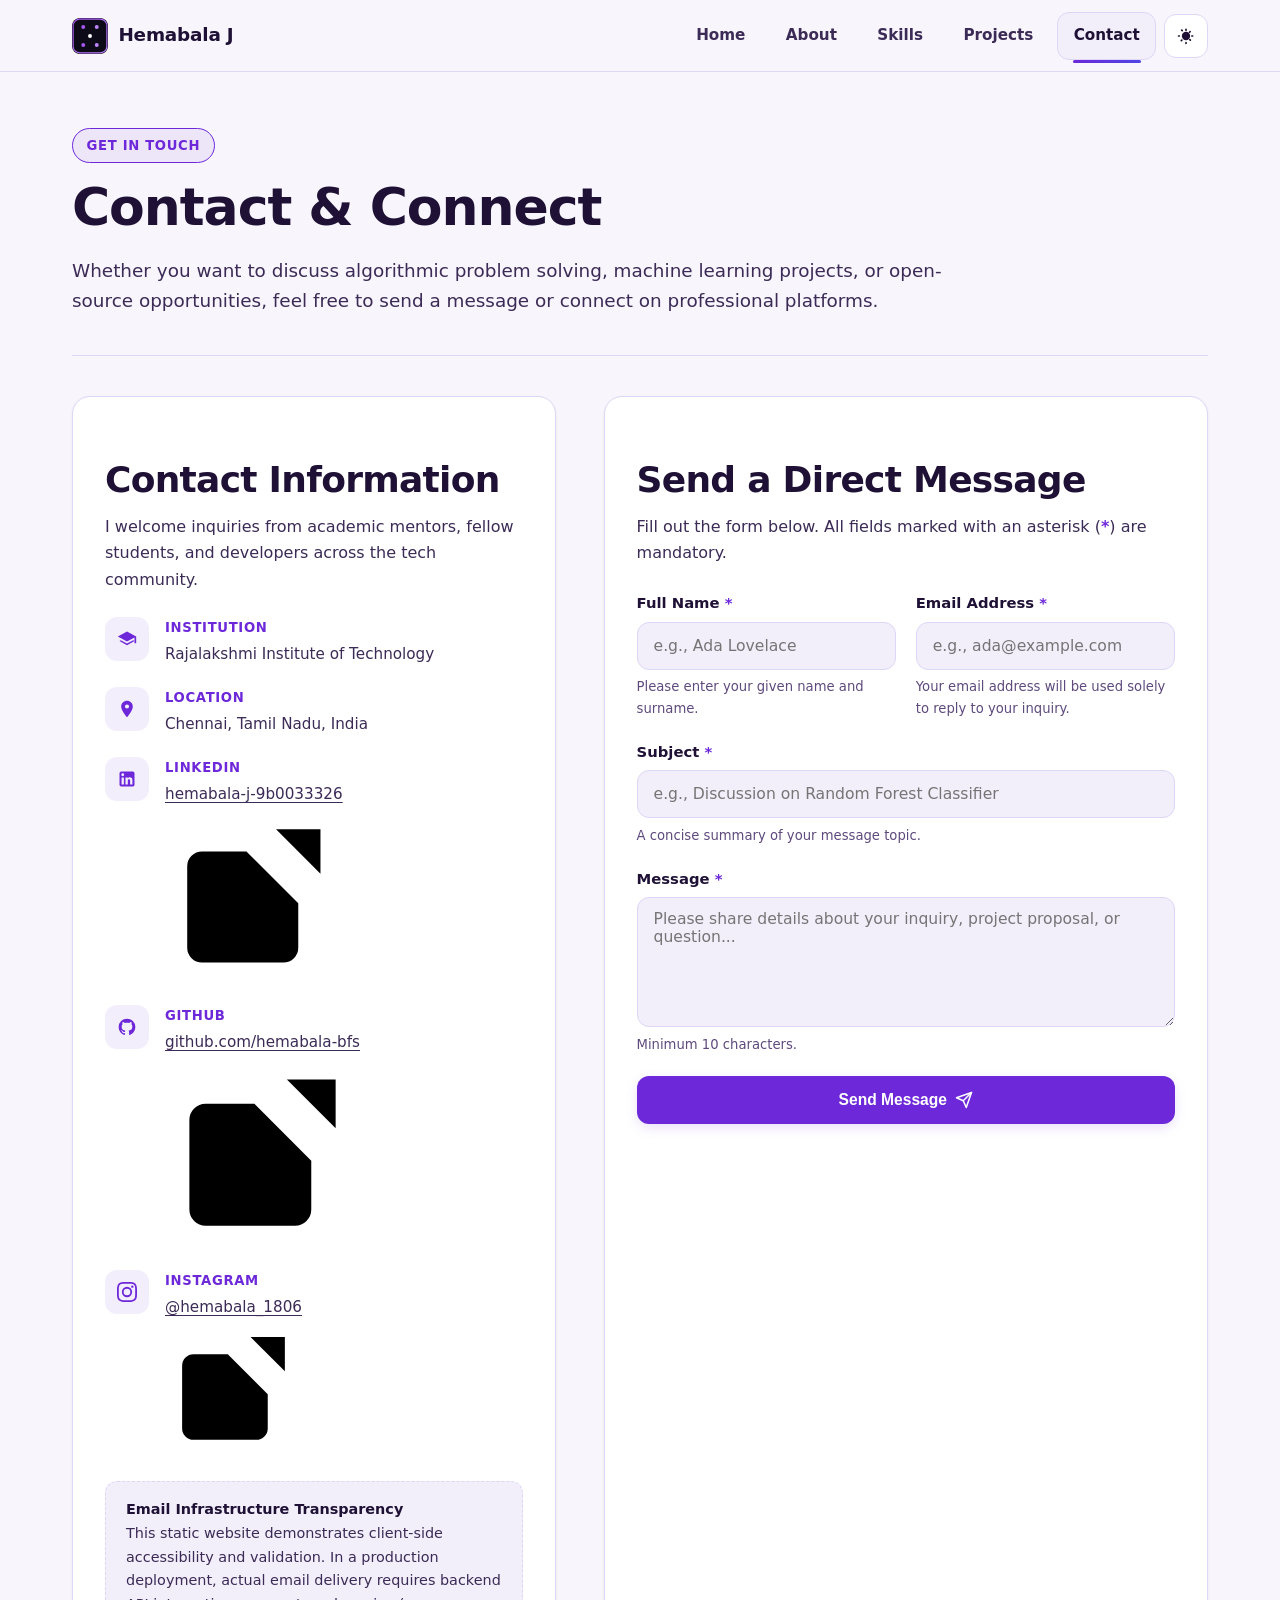
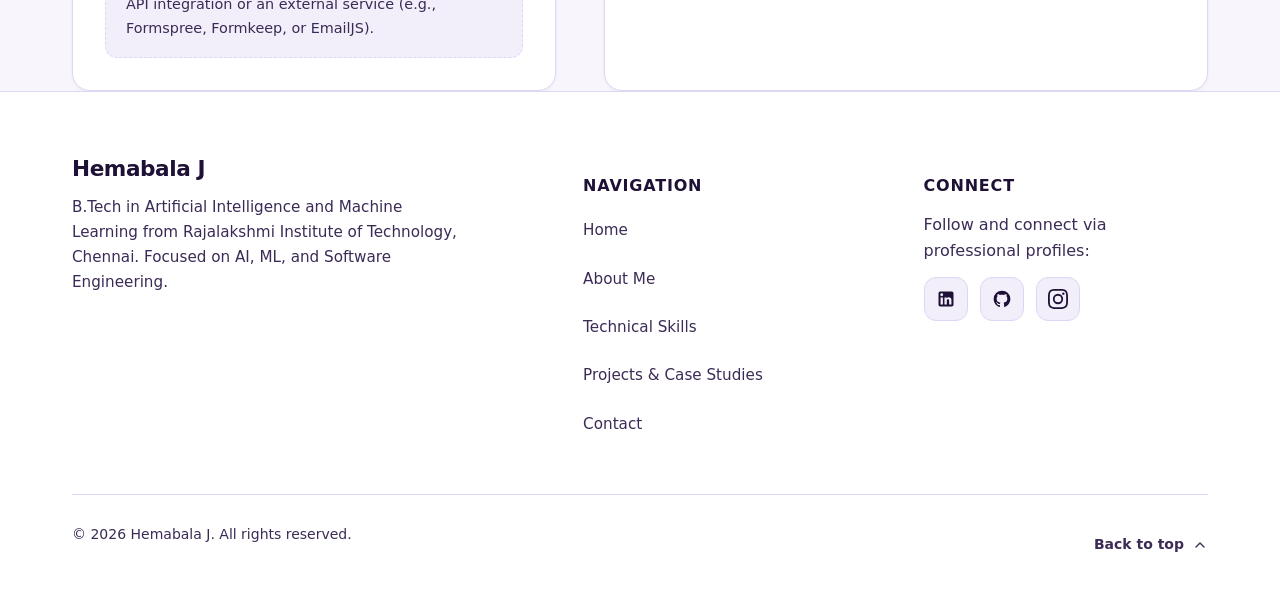
<file: contact.html>
<!DOCTYPE html>
<html lang="en">
<head>
  <meta charset="UTF-8">
  <meta name="viewport" content="width=device-width, initial-scale=1.0">
  <meta name="theme-color" content="#0d0b18">
  <title>Contact | Hemabala J - Connect &amp; Collaborate</title>
  
  <!-- SEO Metadata -->
  <meta name="description" content="Contact Hemabala J, AI &amp; ML student at Rajalakshmi Institute of Technology, Chennai. Inquire about software development collaborations, research, or projects.">
  <meta name="author" content="Hemabala J">
  <meta name="robots" content="index, follow">
  
  <!-- Canonical URL Placeholder -->
  <link rel="canonical" href="https://hemabala-bfs.github.io/portfolio/contact.html">
  
  <!-- Open Graph Meta Tags -->
  <meta property="og:site_name" content="Hemabala J Portfolio">
  <meta property="og:title" content="Contact | Hemabala J - Connect &amp; Collaborate">
  <meta property="og:description" content="Reach out to Hemabala J for inquiries regarding artificial intelligence, machine learning, and software engineering.">
  <meta property="og:type" content="website">
  <meta property="og:url" content="https://hemabala-bfs.github.io/portfolio/contact.html">
  <meta property="og:image" content="assets/images/profile-avatar.svg">
  
  <!-- Twitter Card Metadata -->
  <meta name="twitter:card" content="summary">
  <meta name="twitter:title" content="Contact | Hemabala J">
  <meta name="twitter:description" content="Connect with Hemabala J at Rajalakshmi Institute of Technology, Chennai.">
  <meta name="twitter:image" content="assets/images/profile-avatar.svg">
  
  <!-- Favicon -->
  <link rel="icon" type="image/svg+xml" href="assets/images/favicon.svg">
  
  <!-- Stylesheets -->
  <link rel="stylesheet" href="css/style.css">
  
  <!-- Theme Init Script (Prevents Flash of Unstyled Theme) -->
  <script>
    (function() {
      try {
        const savedTheme = localStorage.getItem('portfolio_theme_preference');
        const systemPrefersLight = window.matchMedia('(prefers-color-scheme: light)').matches;
        const theme = (savedTheme === 'light' || savedTheme === 'dark') ? savedTheme : (systemPrefersLight ? 'light' : 'dark');
        document.documentElement.setAttribute('data-theme', theme);
      } catch (e) {}
    })();
  </script>

  <!-- Script (Deferred for Performance) -->
  <script src="js/script.js" defer></script>
</head>
<body>
  <!-- Accessible Skip Link -->
  <a href="#main-content" class="skip-link">Skip to main content</a>

  <!-- Semantic Site Header -->
  <header class="site-header">
    <div class="container header-container">
      <a href="index.html" class="brand-link" aria-label="Hemabala J - Home">
        <img src="assets/images/favicon.svg" alt="" class="brand-logo" width="36" height="36" aria-hidden="true">
        <span>Hemabala J</span>
      </a>

      <div class="nav-actions">
        <!-- Semantic Navigation Landmark -->
        <nav aria-label="Main Navigation">
          <ul class="nav-menu" id="primary-nav">
            <li><a href="index.html" class="nav-link">Home</a></li>
            <li><a href="about.html" class="nav-link">About</a></li>
            <li><a href="skills.html" class="nav-link">Skills</a></li>
            <li><a href="projects.html" class="nav-link">Projects</a></li>
            <li><a href="contact.html" class="nav-link" aria-current="page">Contact</a></li>
          </ul>
        </nav>

        <!-- Theme Toggle Button -->
        <button type="button" class="theme-toggle-btn" id="theme-toggle" aria-label="Switch to light theme" title="Switch to light theme">
          <svg class="theme-icon" aria-hidden="true" viewBox="0 0 24 24"><path d="M12.3 2a10 10 0 0 0-1.9 19.8 10 10 0 0 0 11.5-11.5A10 10 0 0 0 12.3 2zm-.3 18a8 8 0 1 1 6.3-12.9 8.1 8.1 0 0 1-6.3 12.9z"/></svg>
        </button>

        <!-- Mobile Navigation Menu Toggle Button -->
        <button type="button" class="menu-toggle-btn" id="menu-toggle" aria-expanded="false" aria-controls="primary-nav" aria-label="Open navigation menu">
          <svg width="24" height="24" viewBox="0 0 24 24" fill="none" stroke="currentColor" stroke-width="2" stroke-linecap="round" stroke-linejoin="round" aria-hidden="true">
            <line x1="3" y1="12" x2="21" y2="12"></line>
            <line x1="3" y1="6" x2="21" y2="6"></line>
            <line x1="3" y1="18" x2="21" y2="18"></line>
          </svg>
        </button>
      </div>
    </div>
  </header>

  <!-- Semantic Main Landmark -->
  <main id="main-content">
    <div class="container">
      
      <!-- Page Header -->
      <header class="page-header">
        <span class="section-badge">Get In Touch</span>
        <h1>Contact &amp; Connect</h1>
        <p>
          Whether you want to discuss algorithmic problem solving, machine learning projects, or open-source opportunities, feel free to send a message or connect on professional platforms.
        </p>
      </header>

      <!-- Contact Layout Grid -->
      <div class="contact-layout">
        
        <!-- Left Column: Information Panel -->
        <section class="contact-info-panel" aria-labelledby="contact-info-heading">
          <h2 id="contact-info-heading" class="mb-sm">
            Contact Information
          </h2>
          <p class="mb-md">
            I welcome inquiries from academic mentors, fellow students, and developers across the tech community.
          </p>

          <ul class="contact-info-list">
            <!-- Institution -->
            <li class="contact-info-item">
              <div class="contact-info-icon" aria-hidden="true">
                <svg width="20" height="20" viewBox="0 0 24 24" fill="currentColor">
                  <path d="M12 3L1 9l11 6 9-4.91V17h2V9L12 3zm0 14.54L4.54 13.5 3 14.34 12 19.5l9-5.16-1.54-.84L12 17.54z"/>
                </svg>
              </div>
              <div class="contact-info-text">
                <strong>Institution</strong>
                <span>Rajalakshmi Institute of Technology</span>
              </div>
            </li>

            <!-- Location -->
            <li class="contact-info-item">
              <div class="contact-info-icon" aria-hidden="true">
                <svg width="20" height="20" viewBox="0 0 24 24" fill="currentColor">
                  <path d="M12 2C8.13 2 5 5.13 5 9c0 5.25 7 13 7 13s7-7.75 7-13c0-3.87-3.13-7-7-7zm0 9.5a2.5 2.5 0 0 1 0-5 2.5 2.5 0 0 1 0 5z"/>
                </svg>
              </div>
              <div class="contact-info-text">
                <strong>Location</strong>
                <span>Chennai, Tamil Nadu, India</span>
              </div>
            </li>

            <!-- LinkedIn -->
            <li class="contact-info-item">
              <div class="contact-info-icon" aria-hidden="true">
                <svg width="20" height="20" viewBox="0 0 24 24" fill="currentColor">
                  <path d="M19 3a2 2 0 0 1 2 2v14a2 2 0 0 1-2 2H5a2 2 0 0 1-2-2V5a2 2 0 0 1 2-2h14m-.5 15.5v-5.3a3.26 3.26 0 0 0-3.26-3.26c-.85 0-1.84.52-2.28 1.3v-1.11h-2.79v8.37h2.79v-4.93c0-.77.62-1.4 1.39-1.4a1.4 1.4 0 0 1 1.4 1.4v4.93h2.75M6.88 8.56a1.68 1.68 0 0 0 1.68-1.68c0-.93-.75-1.69-1.68-1.69a1.69 1.69 0 0 0-1.69 1.69c0 .93.76 1.68 1.69 1.68m1.39 9.94v-8.37H5.5v8.37h2.77z"/>
                </svg>
              </div>
              <div class="contact-info-text">
                <strong>LinkedIn</strong>
                <a href="https://linkedin.com/in/hemabala-j-9b0033326" target="_blank" rel="noopener noreferrer">
                  hemabala-j-9b0033326
                  <span class="sr-only">(opens in a new window)</span>
                  <svg class="external-icon" aria-hidden="true" viewBox="0 0 24 24"><path d="M18 13v6a2 2 0 0 1-2 2H5a2 2 0 0 1-2-2V8a2 2 0 0 1 2-2h6m4-3h6v6m-11 5L21 3"/></svg>
                </a>
              </div>
            </li>

            <!-- GitHub -->
            <li class="contact-info-item">
              <div class="contact-info-icon" aria-hidden="true">
                <svg width="20" height="20" viewBox="0 0 24 24" fill="currentColor">
                  <path d="M12 2A10 10 0 0 0 2 12c0 4.42 2.87 8.17 6.84 9.5.5.08.66-.23.66-.5v-1.69c-2.77.6-3.36-1.34-3.36-1.34-.46-1.16-1.11-1.47-1.11-1.47-.91-.62.07-.6.07-.6 1 .07 1.53 1.03 1.53 1.03.87 1.52 2.34 1.07 2.91.83.1-.65.35-1.09.63-1.34-2.22-.25-4.55-1.11-4.55-4.92 0-1.11.38-2 1.03-2.71-.1-.25-.45-1.29.1-2.64 0 0 .84-.27 2.75 1.02.79-.22 1.65-.33 2.5-.33.85 0 1.71.11 2.5.33 1.91-1.29 2.75-1.02 2.75-1.02.55 1.35.2 2.39.1 2.64.65.71 1.03 1.6 1.03 2.71 0 3.82-2.34 4.66-4.57 4.91.36.31.69.92.69 1.85V21c0 .27.16.59.67.5C19.14 20.16 22 16.42 22 12A10 10 0 0 0 12 2z"/>
                </svg>
              </div>
              <div class="contact-info-text">
                <strong>GitHub</strong>
                <a href="https://github.com/hemabala-bfs" target="_blank" rel="noopener noreferrer">
                  github.com/hemabala-bfs
                  <span class="sr-only">(opens in a new window)</span>
                  <svg class="external-icon" aria-hidden="true" viewBox="0 0 24 24"><path d="M18 13v6a2 2 0 0 1-2 2H5a2 2 0 0 1-2-2V8a2 2 0 0 1 2-2h6m4-3h6v6m-11 5L21 3"/></svg>
                </a>
              </div>
            </li>

            <!-- Instagram -->
            <li class="contact-info-item">
              <div class="contact-info-icon" aria-hidden="true">
                <svg width="20" height="20" viewBox="0 0 24 24" fill="currentColor">
                  <path d="M12 2.163c3.204 0 3.584.012 4.85.07 3.252.148 4.771 1.691 4.919 4.919.058 1.265.069 1.645.069 4.849 0 3.205-.012 3.584-.069 4.849-.149 3.225-1.664 4.771-4.919 4.919-1.266.058-1.644.07-4.85.07-3.204 0-3.584-.012-4.849-.07-3.26-.149-4.771-1.699-4.919-4.92-.058-1.265-.07-1.644-.07-4.849 0-3.204.013-3.583.07-4.849.149-3.227 1.664-4.771 4.919-4.919 1.266-.057 1.645-.069 4.849-.069zm0-2.163c-3.259 0-3.667.014-4.947.072-4.358.2-6.78 2.618-6.98 6.98-.059 1.281-.073 1.689-.073 4.948 0 3.259.014 3.668.072 4.948.2 4.358 2.618 6.78 6.98 6.98 1.281.058 1.689.072 4.948.072 3.259 0 3.668-.014 4.948-.072 4.354-.2 6.782-2.618 6.979-6.98.059-1.28.073-1.689.073-4.948 0-3.259-.014-3.667-.072-4.947-.196-4.354-2.617-6.78-6.979-6.98-1.281-.059-1.69-.073-4.949-.073zm0 5.838a6.162 6.162 0 1 0 0 12.324 6.162 6.162 0 0 0 0-12.324zM12 16a4 4 0 1 1 0-8 4 4 0 0 1 0 8zm6.406-11.845a1.44 1.44 0 1 0 0 2.881 1.44 1.44 0 0 0 0-2.881z"/>
                </svg>
              </div>
              <div class="contact-info-text">
                <strong>Instagram</strong>
                <a href="https://www.instagram.com/hemabala_1806/" target="_blank" rel="noopener noreferrer">
                  @hemabala_1806
                  <span class="sr-only">(opens in a new window)</span>
                  <svg class="external-icon" aria-hidden="true" viewBox="0 0 24 24"><path d="M18 13v6a2 2 0 0 1-2 2H5a2 2 0 0 1-2-2V8a2 2 0 0 1 2-2h6m4-3h6v6m-11 5L21 3"/></svg>
                </a>
              </div>
            </li>
          </ul>

          <!-- Transparent Architectural Note -->
          <div class="placeholder-notice mt-md mb-0">
            <strong>Email Infrastructure Transparency</strong>
            <p class="mb-0">
              This static website demonstrates client-side accessibility and validation. In a production deployment, actual email delivery requires backend API integration or an external service (e.g., Formspree, Formkeep, or EmailJS).
            </p>
          </div>
        </section>

        <!-- Right Column: Accessible Contact Form -->
        <section class="form-card" aria-labelledby="form-heading">
          <h2 id="form-heading" class="mb-sm">
            Send a Direct Message
          </h2>
          <p class="mb-md">
            Fill out the form below. All fields marked with an asterisk (<span class="required-indicator" aria-hidden="true">*</span>) are mandatory.
          </p>

          <form id="contact-form" novalidate>
            
            <!-- 2D CSS Grid for Name and Email -->
            <div class="form-row-grid">
              <!-- Full Name Field -->
              <div class="form-group">
                <label for="fullname" class="form-label">
                  Full Name <span class="required-indicator" aria-hidden="true">*</span><span class="sr-only">(required)</span>
                </label>
                <input 
                  type="text" 
                  id="fullname" 
                  name="fullname" 
                  class="form-control" 
                  required 
                  autocomplete="name" 
                  aria-describedby="fullname-hint fullname-error"
                  placeholder="e.g., Ada Lovelace">
                <span id="fullname-hint" class="form-hint">Please enter your given name and surname.</span>
                <span id="fullname-error" class="form-error-msg" role="alert"></span>
              </div>

              <!-- Email Address Field -->
              <div class="form-group">
                <label for="email" class="form-label">
                  Email Address <span class="required-indicator" aria-hidden="true">*</span><span class="sr-only">(required)</span>
                </label>
                <input 
                  type="email" 
                  id="email" 
                  name="email" 
                  class="form-control" 
                  required 
                  autocomplete="email" 
                  aria-describedby="email-hint email-error"
                  placeholder="e.g., ada@example.com">
                <span id="email-hint" class="form-hint">Your email address will be used solely to reply to your inquiry.</span>
                <span id="email-error" class="form-error-msg" role="alert"></span>
              </div>
            </div>

            <!-- Subject Field -->
            <div class="form-group">
              <label for="subject" class="form-label">
                Subject <span class="required-indicator" aria-hidden="true">*</span><span class="sr-only">(required)</span>
              </label>
              <input 
                type="text" 
                id="subject" 
                name="subject" 
                class="form-control" 
                required 
                aria-describedby="subject-hint subject-error"
                placeholder="e.g., Discussion on Random Forest Classifier">
              <span id="subject-hint" class="form-hint">A concise summary of your message topic.</span>
              <span id="subject-error" class="form-error-msg" role="alert"></span>
            </div>

            <!-- Message Field -->
            <div class="form-group">
              <label for="message" class="form-label">
                Message <span class="required-indicator" aria-hidden="true">*</span><span class="sr-only">(required)</span>
              </label>
              <textarea 
                id="message" 
                name="message" 
                class="form-control" 
                rows="5" 
                required 
                aria-describedby="message-hint message-error"
                placeholder="Please share details about your inquiry, project proposal, or question..."></textarea>
              <span id="message-hint" class="form-hint">Minimum 10 characters.</span>
              <span id="message-error" class="form-error-msg" role="alert"></span>
            </div>

            <!-- Submit Button -->
            <button type="submit" class="btn btn-primary btn-block" id="submit-btn">
              Send Message
              <svg width="18" height="18" viewBox="0 0 24 24" fill="none" stroke="currentColor" stroke-width="2" stroke-linecap="round" stroke-linejoin="round" aria-hidden="true">
                <line x1="22" y1="2" x2="11" y2="13"></line>
                <polygon points="22 2 15 22 11 13 2 9 22 2"></polygon>
              </svg>
            </button>

            <!-- Accessible Dynamic Status Announcement -->
            <div id="form-status" class="form-status" tabindex="-1"></div>

          </form>
        </section>

      </div>
    </div>
  </main>

  <!-- Semantic Site Footer -->
  <footer class="site-footer">
    <div class="container">
      <div class="footer-grid">
        <div class="footer-brand">
          <h2>Hemabala J</h2>
          <p>
            B.Tech in Artificial Intelligence and Machine Learning from Rajalakshmi Institute of Technology, Chennai. Focused on AI, ML, and Software Engineering.
          </p>
        </div>

        <div class="footer-nav">
          <h3 class="footer-nav-title">Navigation</h3>
          <ul class="footer-links">
            <li><a href="index.html">Home</a></li>
            <li><a href="about.html">About Me</a></li>
            <li><a href="skills.html">Technical Skills</a></li>
            <li><a href="projects.html">Projects &amp; Case Studies</a></li>
            <li><a href="contact.html">Contact</a></li>
          </ul>
        </div>

        <div class="footer-social">
          <h3 class="footer-nav-title">Connect</h3>
          <p class="mb-sm">Follow and connect via professional profiles:</p>
          <ul class="social-links" aria-label="Social media profiles">
            <li>
              <a href="https://linkedin.com/in/hemabala-j-9b0033326" class="social-btn" target="_blank" rel="noopener noreferrer" aria-label="LinkedIn profile of Hemabala J (opens in a new window)">
                <svg class="social-icon" aria-hidden="true" viewBox="0 0 24 24"><path d="M19 3a2 2 0 0 1 2 2v14a2 2 0 0 1-2 2H5a2 2 0 0 1-2-2V5a2 2 0 0 1 2-2h14m-.5 15.5v-5.3a3.26 3.26 0 0 0-3.26-3.26c-.85 0-1.84.52-2.28 1.3v-1.11h-2.79v8.37h2.79v-4.93c0-.77.62-1.4 1.39-1.4a1.4 1.4 0 0 1 1.4 1.4v4.93h2.75M6.88 8.56a1.68 1.68 0 0 0 1.68-1.68c0-.93-.75-1.69-1.68-1.69a1.69 1.69 0 0 0-1.69 1.69c0 .93.76 1.68 1.69 1.68m1.39 9.94v-8.37H5.5v8.37h2.77z"/></svg>
              </a>
            </li>
            <li>
              <a href="https://github.com/hemabala-bfs" class="social-btn" target="_blank" rel="noopener noreferrer" aria-label="GitHub profile of Hemabala J (opens in a new window)">
                <svg class="social-icon" aria-hidden="true" viewBox="0 0 24 24"><path d="M12 2A10 10 0 0 0 2 12c0 4.42 2.87 8.17 6.84 9.5.5.08.66-.23.66-.5v-1.69c-2.77.6-3.36-1.34-3.36-1.34-.46-1.16-1.11-1.47-1.11-1.47-.91-.62.07-.6.07-.6 1 .07 1.53 1.03 1.53 1.03.87 1.52 2.34 1.07 2.91.83.1-.65.35-1.09.63-1.34-2.22-.25-4.55-1.11-4.55-4.92 0-1.11.38-2 1.03-2.71-.1-.25-.45-1.29.1-2.64 0 0 .84-.27 2.75 1.02.79-.22 1.65-.33 2.5-.33.85 0 1.71.11 2.5.33 1.91-1.29 2.75-1.02 2.75-1.02.55 1.35.2 2.39.1 2.64.65.71 1.03 1.6 1.03 2.71 0 3.82-2.34 4.66-4.57 4.91.36.31.69.92.69 1.85V21c0 .27.16.59.67.5C19.14 20.16 22 16.42 22 12A10 10 0 0 0 12 2z"/></svg>
              </a>
            </li>
            <li>
              <a href="https://www.instagram.com/hemabala_1806/" class="social-btn" target="_blank" rel="noopener noreferrer" aria-label="Instagram profile of Hemabala J (opens in a new window)">
                <svg class="social-icon" aria-hidden="true" viewBox="0 0 24 24"><path d="M12 2.163c3.204 0 3.584.012 4.85.07 3.252.148 4.771 1.691 4.919 4.919.058 1.265.069 1.645.069 4.849 0 3.205-.012 3.584-.069 4.849-.149 3.225-1.664 4.771-4.919 4.919-1.266.058-1.644.07-4.85.07-3.204 0-3.584-.012-4.849-.07-3.26-.149-4.771-1.699-4.919-4.92-.058-1.265-.07-1.644-.07-4.849 0-3.204.013-3.583.07-4.849.149-3.227 1.664-4.771 4.919-4.919 1.266-.057 1.645-.069 4.849-.069zm0-2.163c-3.259 0-3.667.014-4.947.072-4.358.2-6.78 2.618-6.98 6.98-.059 1.281-.073 1.689-.073 4.948 0 3.259.014 3.668.072 4.948.2 4.358 2.618 6.78 6.98 6.98 1.281.058 1.689.072 4.948.072 3.259 0 3.668-.014 4.948-.072 4.354-.2 6.782-2.618 6.979-6.98.059-1.28.073-1.689.073-4.948 0-3.259-.014-3.667-.072-4.947-.196-4.354-2.617-6.78-6.979-6.98-1.281-.059-1.69-.073-4.949-.073zm0 5.838a6.162 6.162 0 1 0 0 12.324 6.162 6.162 0 0 0 0-12.324zM12 16a4 4 0 1 1 0-8 4 4 0 0 1 0 8zm6.406-11.845a1.44 1.44 0 1 0 0 2.881 1.44 1.44 0 0 0 0-2.881z"/></svg>
              </a>
            </li>
          </ul>
        </div>
      </div>

      <div class="footer-bottom">
        <p>&copy; 2026 Hemabala J. All rights reserved.</p>
        <a href="#main-content" class="back-to-top-btn">
          Back to top
          <svg width="16" height="16" viewBox="0 0 24 24" fill="none" stroke="currentColor" stroke-width="2" stroke-linecap="round" stroke-linejoin="round" aria-hidden="true">
            <polyline points="18 15 12 9 6 15"></polyline>
          </svg>
        </a>
      </div>
    </div>
  </footer>
</body>
</html>
</file>
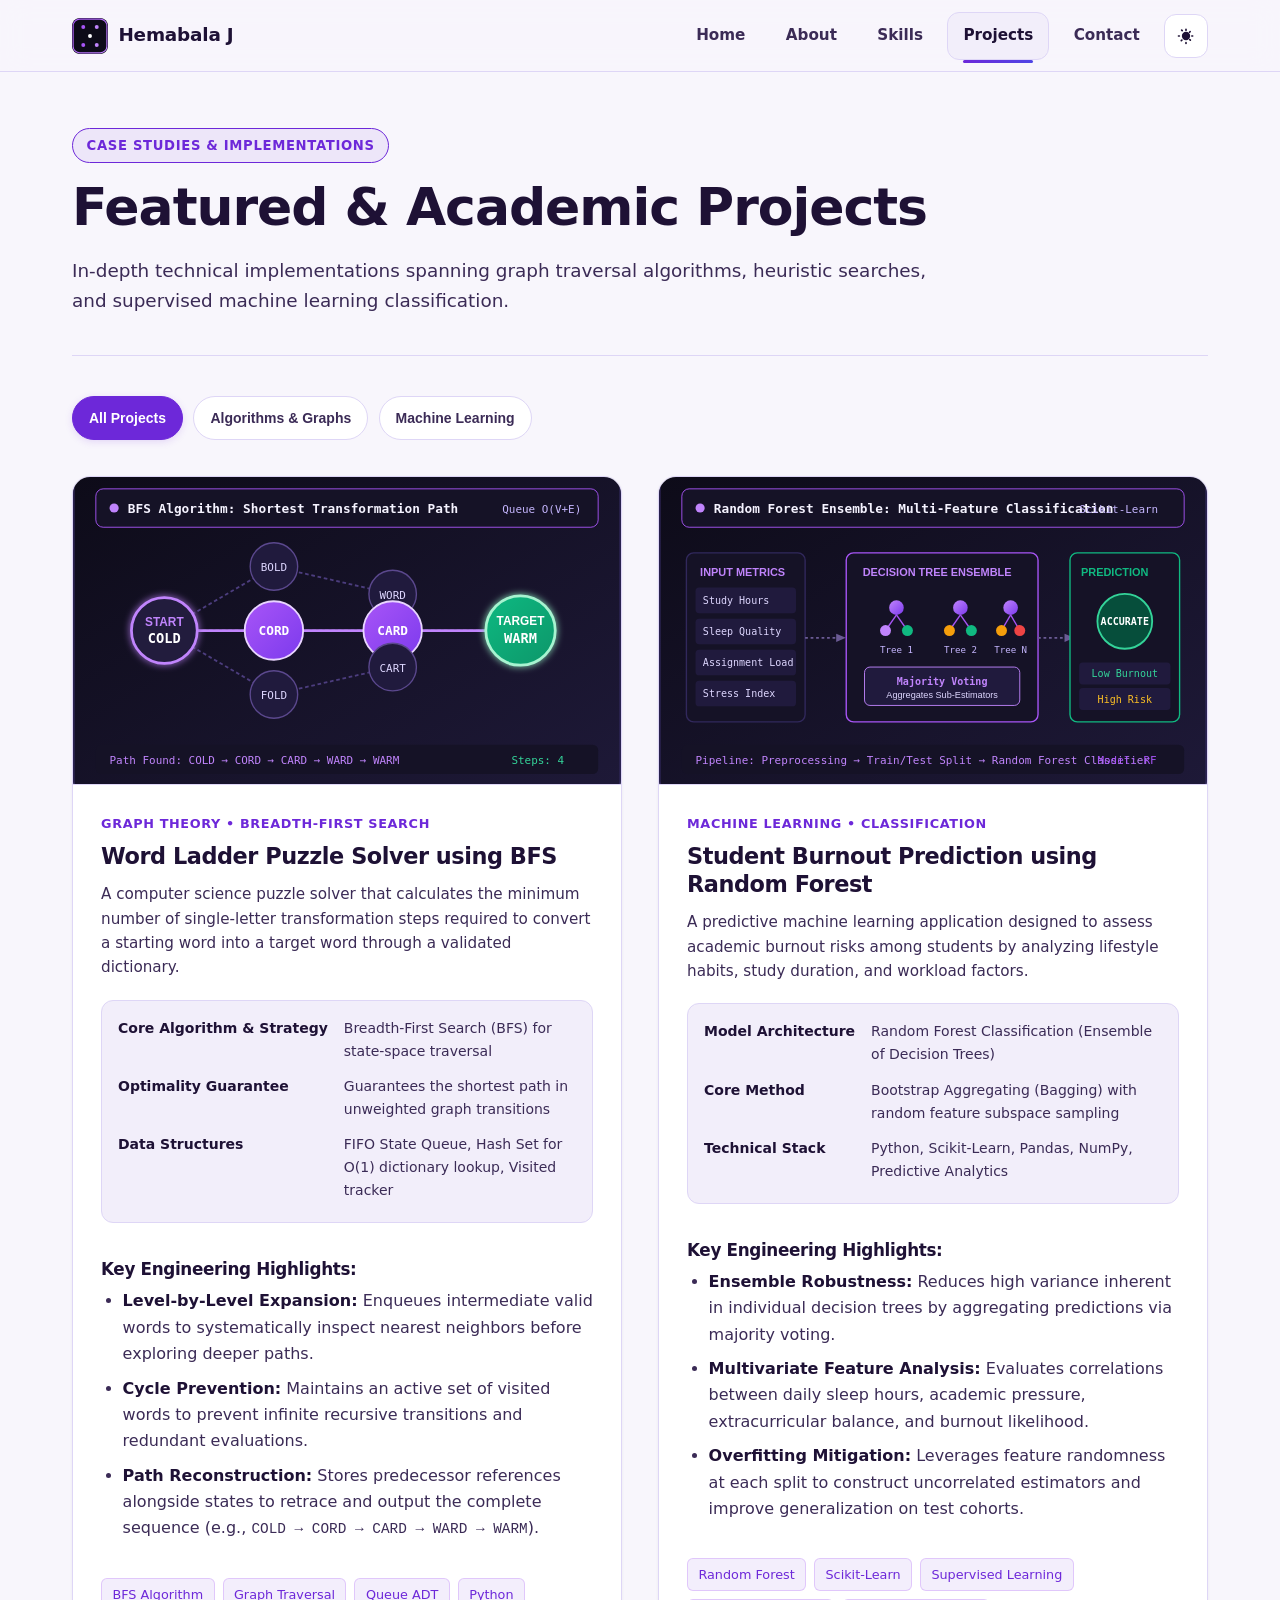
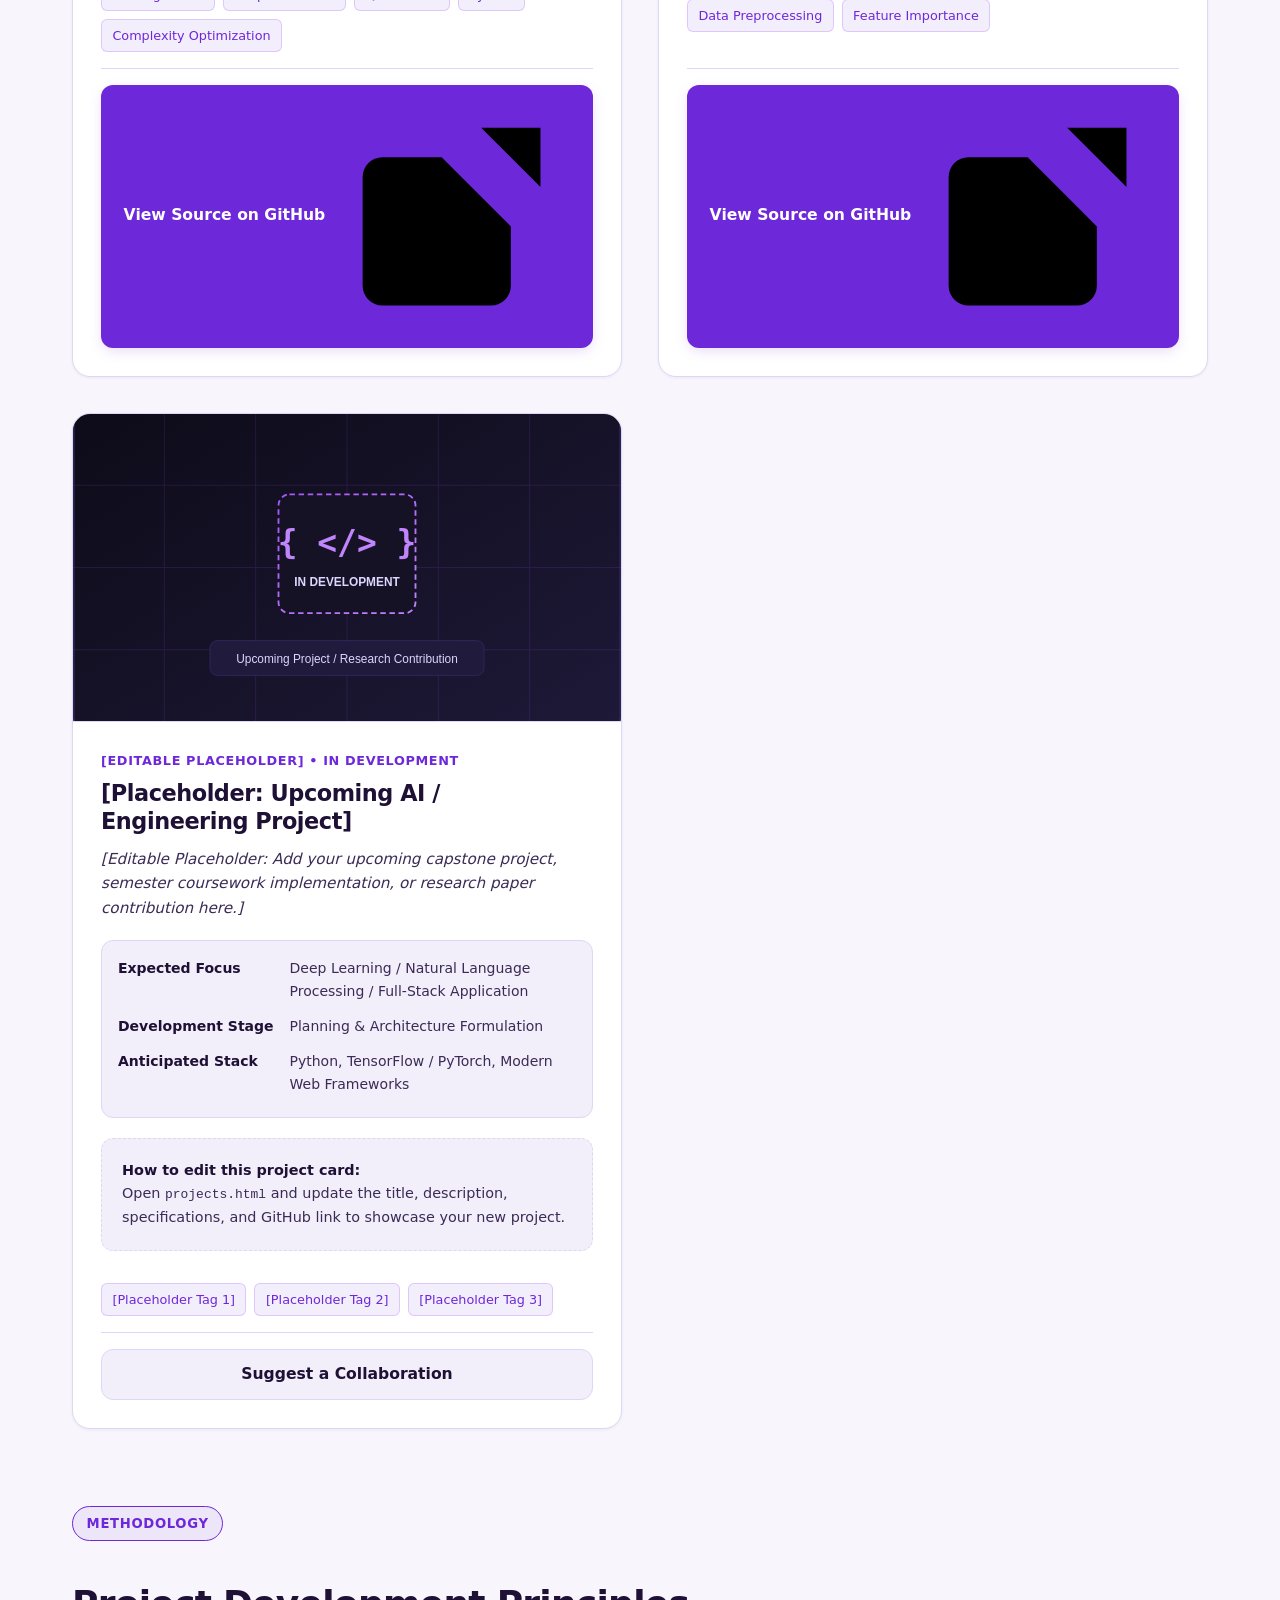
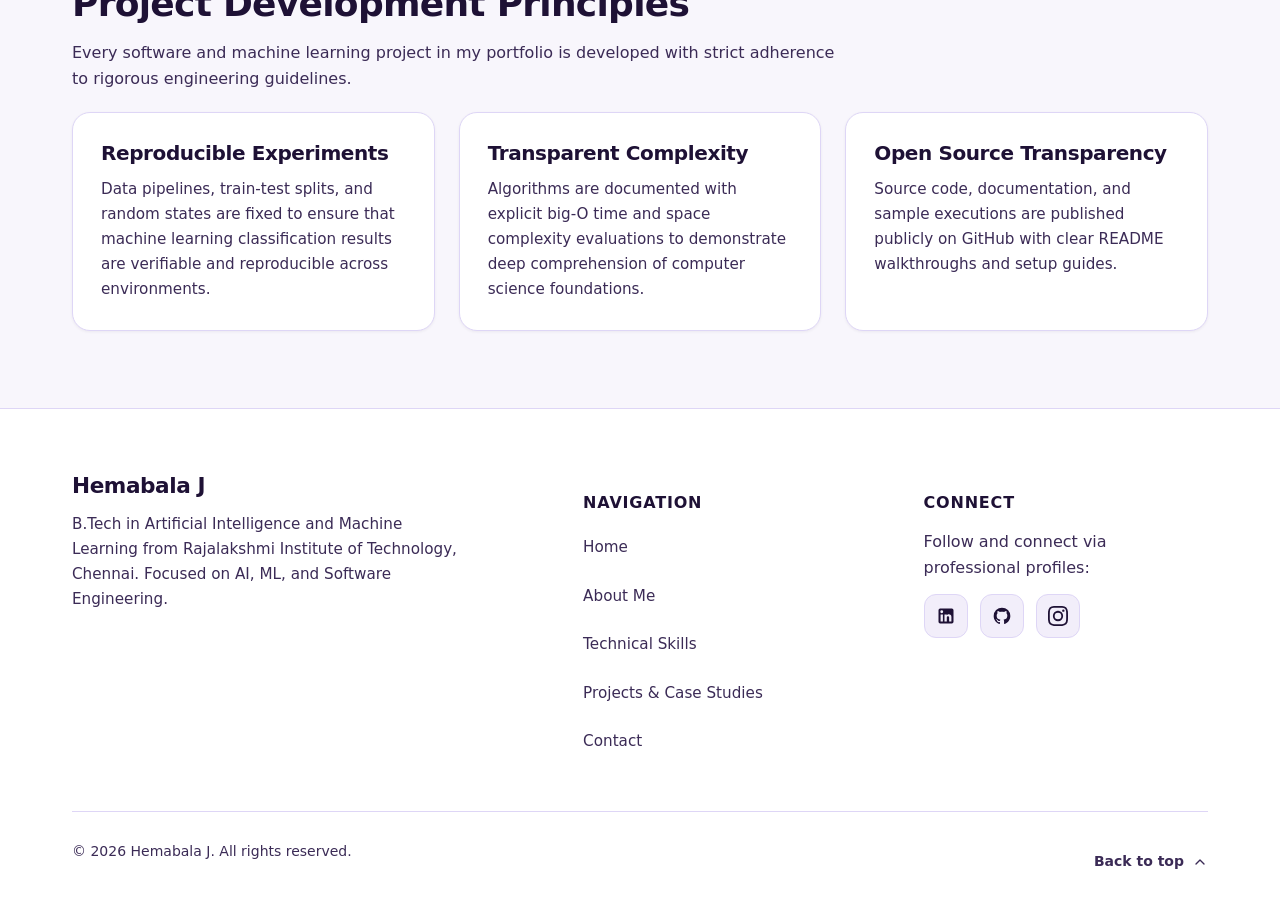
<file: projects.html>
<!DOCTYPE html>
<html lang="en">
<head>
  <meta charset="UTF-8">
  <meta name="viewport" content="width=device-width, initial-scale=1.0">
  <meta name="theme-color" content="#0d0b18">
  <title>Projects &amp; Research | Hemabala J - BFS Solver &amp; Burnout Prediction</title>
  
  <!-- SEO Metadata -->
  <meta name="description" content="Featured software and AI/ML projects by Hemabala J: Word Ladder BFS Solver, Student Burnout Prediction with Random Forest, and academic research implementations.">
  <meta name="author" content="Hemabala J">
  <meta name="robots" content="index, follow">
  
  <!-- Canonical URL Placeholder -->
  <link rel="canonical" href="https://hemabala-bfs.github.io/portfolio/projects.html">
  
  <!-- Open Graph Meta Tags -->
  <meta property="og:site_name" content="Hemabala J Portfolio">
  <meta property="og:title" content="Projects &amp; Research | Hemabala J">
  <meta property="og:description" content="Technical case studies: Word Ladder BFS Solver and Student Burnout Prediction with Random Forest Classification.">
  <meta property="og:type" content="website">
  <meta property="og:url" content="https://hemabala-bfs.github.io/portfolio/projects.html">
  <meta property="og:image" content="assets/images/project-word-ladder.svg">
  
  <!-- Twitter Card Metadata -->
  <meta name="twitter:card" content="summary_large_image">
  <meta name="twitter:title" content="Projects &amp; Research | Hemabala J">
  <meta name="twitter:description" content="Algorithmic problem solving with BFS and Machine Learning classification with Random Forest.">
  <meta name="twitter:image" content="assets/images/project-word-ladder.svg">
  
  <!-- Favicon -->
  <link rel="icon" type="image/svg+xml" href="assets/images/favicon.svg">
  
  <!-- Stylesheets -->
  <link rel="stylesheet" href="css/style.css">
  
  <!-- Theme Init Script (Prevents Flash of Unstyled Theme) -->
  <script>
    (function() {
      try {
        const savedTheme = localStorage.getItem('portfolio_theme_preference');
        const systemPrefersLight = window.matchMedia('(prefers-color-scheme: light)').matches;
        const theme = (savedTheme === 'light' || savedTheme === 'dark') ? savedTheme : (systemPrefersLight ? 'light' : 'dark');
        document.documentElement.setAttribute('data-theme', theme);
      } catch (e) {}
    })();
  </script>

  <!-- Script (Deferred for Performance) -->
  <script src="js/script.js" defer></script>
</head>
<body>
  <!-- Accessible Skip Link -->
  <a href="#main-content" class="skip-link">Skip to main content</a>

  <!-- Semantic Site Header -->
  <header class="site-header">
    <div class="container header-container">
      <a href="index.html" class="brand-link" aria-label="Hemabala J - Home">
        <img src="assets/images/favicon.svg" alt="" class="brand-logo" width="36" height="36" aria-hidden="true">
        <span>Hemabala J</span>
      </a>

      <div class="nav-actions">
        <!-- Semantic Navigation Landmark -->
        <nav aria-label="Main Navigation">
          <ul class="nav-menu" id="primary-nav">
            <li><a href="index.html" class="nav-link">Home</a></li>
            <li><a href="about.html" class="nav-link">About</a></li>
            <li><a href="skills.html" class="nav-link">Skills</a></li>
            <li><a href="projects.html" class="nav-link" aria-current="page">Projects</a></li>
            <li><a href="contact.html" class="nav-link">Contact</a></li>
          </ul>
        </nav>

        <!-- Theme Toggle Button -->
        <button type="button" class="theme-toggle-btn" id="theme-toggle" aria-label="Switch to light theme" title="Switch to light theme">
          <svg class="theme-icon" aria-hidden="true" viewBox="0 0 24 24"><path d="M12.3 2a10 10 0 0 0-1.9 19.8 10 10 0 0 0 11.5-11.5A10 10 0 0 0 12.3 2zm-.3 18a8 8 0 1 1 6.3-12.9 8.1 8.1 0 0 1-6.3 12.9z"/></svg>
        </button>

        <!-- Mobile Navigation Menu Toggle Button -->
        <button type="button" class="menu-toggle-btn" id="menu-toggle" aria-expanded="false" aria-controls="primary-nav" aria-label="Open navigation menu">
          <svg width="24" height="24" viewBox="0 0 24 24" fill="none" stroke="currentColor" stroke-width="2" stroke-linecap="round" stroke-linejoin="round" aria-hidden="true">
            <line x1="3" y1="12" x2="21" y2="12"></line>
            <line x1="3" y1="6" x2="21" y2="6"></line>
            <line x1="3" y1="18" x2="21" y2="18"></line>
          </svg>
        </button>
      </div>
    </div>
  </header>

  <!-- Semantic Main Landmark -->
  <main id="main-content">
    <div class="container">
      
      <!-- Page Header -->
      <header class="page-header">
        <span class="section-badge">Case Studies &amp; Implementations</span>
        <h1>Featured &amp; Academic Projects</h1>
        <p>
          In-depth technical implementations spanning graph traversal algorithms, heuristic searches, and supervised machine learning classification.
        </p>
      </header>

      <!-- Accessible Filter Controls -->
      <section aria-labelledby="project-filter-heading">
        <h2 id="project-filter-heading" class="sr-only">Filter Projects by Domain</h2>
        <div class="filter-controls" data-filter-group="projects" data-filter-target=".project-card" data-filter-announcer="projects-live-status">
          <button type="button" class="filter-btn" data-filter="all" aria-pressed="true">
            All Projects
          </button>
          <button type="button" class="filter-btn" data-filter="algo" aria-pressed="false">
            Algorithms &amp; Graphs
          </button>
          <button type="button" class="filter-btn" data-filter="ml" aria-pressed="false">
            Machine Learning
          </button>
        </div>

        <!-- Live Status Announcer for Screen Readers -->
        <div id="projects-live-status" class="sr-only" role="status" aria-live="polite">
          Showing all projects.
        </div>
      </section>

      <!-- Projects Grid -->
      <div class="projects-grid mt-lg">
        
        <!-- ==================================================================
             Project 1: Word Ladder Puzzle Solver using BFS
             ================================================================== -->
        <article class="project-card" data-category="algo" id="project-word-ladder">
          <div class="project-media">
            <img src="assets/images/project-word-ladder.svg" alt="Word Ladder BFS solver architectural diagram depicting graph traversal from COLD to WARM" width="600" height="360" loading="lazy">
          </div>
          <div class="project-content">
            <header class="project-header">
              <span class="project-category">Graph Theory &bull; Breadth-First Search</span>
              <h2 class="project-title">Word Ladder Puzzle Solver using BFS</h2>
            </header>
            
            <p class="project-description">
              A computer science puzzle solver that calculates the minimum number of single-letter transformation steps required to convert a starting word into a target word through a validated dictionary.
            </p>

            <dl class="project-specs">
              <dt>Core Algorithm &amp; Strategy</dt>
              <dd>Breadth-First Search (BFS) for state-space traversal</dd>
              <dt>Optimality Guarantee</dt>
              <dd>Guarantees the shortest path in unweighted graph transitions</dd>
              <dt>Data Structures</dt>
              <dd>FIFO State Queue, Hash Set for O(1) dictionary lookup, Visited tracker</dd>
            </dl>

            <h3 class="highlights-title">Key Engineering Highlights:</h3>
            <ul class="list-styled">
              <li><strong>Level-by-Level Expansion:</strong> Enqueues intermediate valid words to systematically inspect nearest neighbors before exploring deeper paths.</li>
              <li><strong>Cycle Prevention:</strong> Maintains an active set of visited words to prevent infinite recursive transitions and redundant evaluations.</li>
              <li><strong>Path Reconstruction:</strong> Stores predecessor references alongside states to retrace and output the complete sequence (e.g., <code>COLD &rarr; CORD &rarr; CARD &rarr; WARD &rarr; WARM</code>).</li>
            </ul>

            <ul class="project-tags" aria-label="Technologies used in Word Ladder Solver">
              <li class="tag-badge">BFS Algorithm</li>
              <li class="tag-badge">Graph Traversal</li>
              <li class="tag-badge">Queue ADT</li>
              <li class="tag-badge">Python</li>
              <li class="tag-badge">Complexity Optimization</li>
            </ul>

            <div class="project-actions">
              <a href="https://github.com/hemabala-bfs/WordLadderPuzzleSolver-BFS" class="btn btn-primary" target="_blank" rel="noopener noreferrer">
                View Source on GitHub
                <span class="sr-only">(opens in a new window)</span>
                <svg class="external-icon" aria-hidden="true" viewBox="0 0 24 24"><path d="M18 13v6a2 2 0 0 1-2 2H5a2 2 0 0 1-2-2V8a2 2 0 0 1 2-2h6m4-3h6v6m-11 5L21 3"/></svg>
              </a>
            </div>
          </div>
        </article>

        <!-- ==================================================================
             Project 2: Student Burnout Prediction using Random Forest
             ================================================================== -->
        <article class="project-card" data-category="ml" id="project-burnout-prediction">
          <div class="project-media">
            <img src="assets/images/project-burnout.svg" alt="Machine learning diagram showing student burnout prediction pipeline with Random Forest classifier" width="600" height="360" loading="lazy">
          </div>
          <div class="project-content">
            <header class="project-header">
              <span class="project-category">Machine Learning &bull; Classification</span>
              <h2 class="project-title">Student Burnout Prediction using Random Forest</h2>
            </header>
            
            <p class="project-description">
              A predictive machine learning application designed to assess academic burnout risks among students by analyzing lifestyle habits, study duration, and workload factors.
            </p>

            <dl class="project-specs">
              <dt>Model Architecture</dt>
              <dd>Random Forest Classification (Ensemble of Decision Trees)</dd>
              <dt>Core Method</dt>
              <dd>Bootstrap Aggregating (Bagging) with random feature subspace sampling</dd>
              <dt>Technical Stack</dt>
              <dd>Python, Scikit-Learn, Pandas, NumPy, Predictive Analytics</dd>
            </dl>

            <h3 class="highlights-title">Key Engineering Highlights:</h3>
            <ul class="list-styled">
              <li><strong>Ensemble Robustness:</strong> Reduces high variance inherent in individual decision trees by aggregating predictions via majority voting.</li>
              <li><strong>Multivariate Feature Analysis:</strong> Evaluates correlations between daily sleep hours, academic pressure, extracurricular balance, and burnout likelihood.</li>
              <li><strong>Overfitting Mitigation:</strong> Leverages feature randomness at each split to construct uncorrelated estimators and improve generalization on test cohorts.</li>
            </ul>

            <ul class="project-tags" aria-label="Technologies used in Student Burnout Prediction">
              <li class="tag-badge">Random Forest</li>
              <li class="tag-badge">Scikit-Learn</li>
              <li class="tag-badge">Supervised Learning</li>
              <li class="tag-badge">Data Preprocessing</li>
              <li class="tag-badge">Feature Importance</li>
            </ul>

            <div class="project-actions">
              <a href="https://github.com/hemabala-bfs/student-burnout-prediction-random-forest-algorithm" class="btn btn-primary" target="_blank" rel="noopener noreferrer">
                View Source on GitHub
                <span class="sr-only">(opens in a new window)</span>
                <svg class="external-icon" aria-hidden="true" viewBox="0 0 24 24"><path d="M18 13v6a2 2 0 0 1-2 2H5a2 2 0 0 1-2-2V8a2 2 0 0 1 2-2h6m4-3h6v6m-11 5L21 3"/></svg>
              </a>
            </div>
          </div>
        </article>

        <!-- ==================================================================
             Project 3: Placeholder for Upcoming Project
             ================================================================== -->
        <article class="project-card" data-category="ml algo" id="project-placeholder-upcoming">
          <div class="project-media">
            <img src="assets/images/project-placeholder.svg" alt="Illustration representing an upcoming project under development" width="600" height="360" loading="lazy">
          </div>
          <div class="project-content">
            <header class="project-header">
              <span class="project-category">[Editable Placeholder] &bull; In Development</span>
              <h2 class="project-title">[Placeholder: Upcoming AI / Engineering Project]</h2>
            </header>
            
            <p class="project-description">
              <em>[Editable Placeholder: Add your upcoming capstone project, semester coursework implementation, or research paper contribution here.]</em>
            </p>

            <dl class="project-specs">
              <dt>Expected Focus</dt>
              <dd>Deep Learning / Natural Language Processing / Full-Stack Application</dd>
              <dt>Development Stage</dt>
              <dd>Planning &amp; Architecture Formulation</dd>
              <dt>Anticipated Stack</dt>
              <dd>Python, TensorFlow / PyTorch, Modern Web Frameworks</dd>
            </dl>

            <div class="placeholder-notice card-compact mb-md">
              <strong>How to edit this project card:</strong><br>
              Open <code>projects.html</code> and update the title, description, specifications, and GitHub link to showcase your new project.
            </div>

            <ul class="project-tags" aria-label="Future technologies">
              <li class="tag-badge">[Placeholder Tag 1]</li>
              <li class="tag-badge">[Placeholder Tag 2]</li>
              <li class="tag-badge">[Placeholder Tag 3]</li>
            </ul>

            <div class="project-actions">
              <a href="contact.html" class="btn btn-secondary">
                Suggest a Collaboration
              </a>
            </div>
          </div>
        </article>

      </div>

      <!-- Additional Technical Context Section -->
      <section class="section" aria-labelledby="methodology-heading">
        <header class="section-header">
          <span class="section-badge">Methodology</span>
          <h2 id="methodology-heading">Project Development Principles</h2>
          <p>
            Every software and machine learning project in my portfolio is developed with strict adherence to rigorous engineering guidelines.
          </p>
        </header>

        <div class="features-grid">
          <article class="feature-card">
            <h3>Reproducible Experiments</h3>
            <p>
              Data pipelines, train-test splits, and random states are fixed to ensure that machine learning classification results are verifiable and reproducible across environments.
            </p>
          </article>

          <article class="feature-card">
            <h3>Transparent Complexity</h3>
            <p>
              Algorithms are documented with explicit big-O time and space complexity evaluations to demonstrate deep comprehension of computer science foundations.
            </p>
          </article>

          <article class="feature-card">
            <h3>Open Source Transparency</h3>
            <p>
              Source code, documentation, and sample executions are published publicly on GitHub with clear README walkthroughs and setup guides.
            </p>
          </article>
        </div>
      </section>

    </div>
  </main>

  <!-- Semantic Site Footer -->
  <footer class="site-footer">
    <div class="container">
      <div class="footer-grid">
        <div class="footer-brand">
          <h2>Hemabala J</h2>
          <p>
            B.Tech in Artificial Intelligence and Machine Learning from Rajalakshmi Institute of Technology, Chennai. Focused on AI, ML, and Software Engineering.
          </p>
        </div>

        <div class="footer-nav">
          <h3 class="footer-nav-title">Navigation</h3>
          <ul class="footer-links">
            <li><a href="index.html">Home</a></li>
            <li><a href="about.html">About Me</a></li>
            <li><a href="skills.html">Technical Skills</a></li>
            <li><a href="projects.html">Projects &amp; Case Studies</a></li>
            <li><a href="contact.html">Contact</a></li>
          </ul>
        </div>

        <div class="footer-social">
          <h3 class="footer-nav-title">Connect</h3>
          <p class="mb-sm">Follow and connect via professional profiles:</p>
          <ul class="social-links" aria-label="Social media profiles">
            <li>
              <a href="https://linkedin.com/in/hemabala-j-9b0033326" class="social-btn" target="_blank" rel="noopener noreferrer" aria-label="LinkedIn profile of Hemabala J (opens in a new window)">
                <svg class="social-icon" aria-hidden="true" viewBox="0 0 24 24"><path d="M19 3a2 2 0 0 1 2 2v14a2 2 0 0 1-2 2H5a2 2 0 0 1-2-2V5a2 2 0 0 1 2-2h14m-.5 15.5v-5.3a3.26 3.26 0 0 0-3.26-3.26c-.85 0-1.84.52-2.28 1.3v-1.11h-2.79v8.37h2.79v-4.93c0-.77.62-1.4 1.39-1.4a1.4 1.4 0 0 1 1.4 1.4v4.93h2.75M6.88 8.56a1.68 1.68 0 0 0 1.68-1.68c0-.93-.75-1.69-1.68-1.69a1.69 1.69 0 0 0-1.69 1.69c0 .93.76 1.68 1.69 1.68m1.39 9.94v-8.37H5.5v8.37h2.77z"/></svg>
              </a>
            </li>
            <li>
              <a href="https://github.com/hemabala-bfs" class="social-btn" target="_blank" rel="noopener noreferrer" aria-label="GitHub profile of Hemabala J (opens in a new window)">
                <svg class="social-icon" aria-hidden="true" viewBox="0 0 24 24"><path d="M12 2A10 10 0 0 0 2 12c0 4.42 2.87 8.17 6.84 9.5.5.08.66-.23.66-.5v-1.69c-2.77.6-3.36-1.34-3.36-1.34-.46-1.16-1.11-1.47-1.11-1.47-.91-.62.07-.6.07-.6 1 .07 1.53 1.03 1.53 1.03.87 1.52 2.34 1.07 2.91.83.1-.65.35-1.09.63-1.34-2.22-.25-4.55-1.11-4.55-4.92 0-1.11.38-2 1.03-2.71-.1-.25-.45-1.29.1-2.64 0 0 .84-.27 2.75 1.02.79-.22 1.65-.33 2.5-.33.85 0 1.71.11 2.5.33 1.91-1.29 2.75-1.02 2.75-1.02.55 1.35.2 2.39.1 2.64.65.71 1.03 1.6 1.03 2.71 0 3.82-2.34 4.66-4.57 4.91.36.31.69.92.69 1.85V21c0 .27.16.59.67.5C19.14 20.16 22 16.42 22 12A10 10 0 0 0 12 2z"/></svg>
              </a>
            </li>
            <li>
              <a href="https://www.instagram.com/hemabala_1806/" class="social-btn" target="_blank" rel="noopener noreferrer" aria-label="Instagram profile of Hemabala J (opens in a new window)">
                <svg class="social-icon" aria-hidden="true" viewBox="0 0 24 24"><path d="M12 2.163c3.204 0 3.584.012 4.85.07 3.252.148 4.771 1.691 4.919 4.919.058 1.265.069 1.645.069 4.849 0 3.205-.012 3.584-.069 4.849-.149 3.225-1.664 4.771-4.919 4.919-1.266.058-1.644.07-4.85.07-3.204 0-3.584-.012-4.849-.07-3.26-.149-4.771-1.699-4.919-4.92-.058-1.265-.07-1.644-.07-4.849 0-3.204.013-3.583.07-4.849.149-3.227 1.664-4.771 4.919-4.919 1.266-.057 1.645-.069 4.849-.069zm0-2.163c-3.259 0-3.667.014-4.947.072-4.358.2-6.78 2.618-6.98 6.98-.059 1.281-.073 1.689-.073 4.948 0 3.259.014 3.668.072 4.948.2 4.358 2.618 6.78 6.98 6.98 1.281.058 1.689.072 4.948.072 3.259 0 3.668-.014 4.948-.072 4.354-.2 6.782-2.618 6.979-6.98.059-1.28.073-1.689.073-4.948 0-3.259-.014-3.667-.072-4.947-.196-4.354-2.617-6.78-6.979-6.98-1.281-.059-1.69-.073-4.949-.073zm0 5.838a6.162 6.162 0 1 0 0 12.324 6.162 6.162 0 0 0 0-12.324zM12 16a4 4 0 1 1 0-8 4 4 0 0 1 0 8zm6.406-11.845a1.44 1.44 0 1 0 0 2.881 1.44 1.44 0 0 0 0-2.881z"/></svg>
              </a>
            </li>
          </ul>
        </div>
      </div>

      <div class="footer-bottom">
        <p>&copy; 2026 Hemabala J. All rights reserved.</p>
        <a href="#main-content" class="back-to-top-btn">
          Back to top
          <svg width="16" height="16" viewBox="0 0 24 24" fill="none" stroke="currentColor" stroke-width="2" stroke-linecap="round" stroke-linejoin="round" aria-hidden="true">
            <polyline points="18 15 12 9 6 15"></polyline>
          </svg>
        </a>
      </div>
    </div>
  </footer>
</body>
</html>
</file>
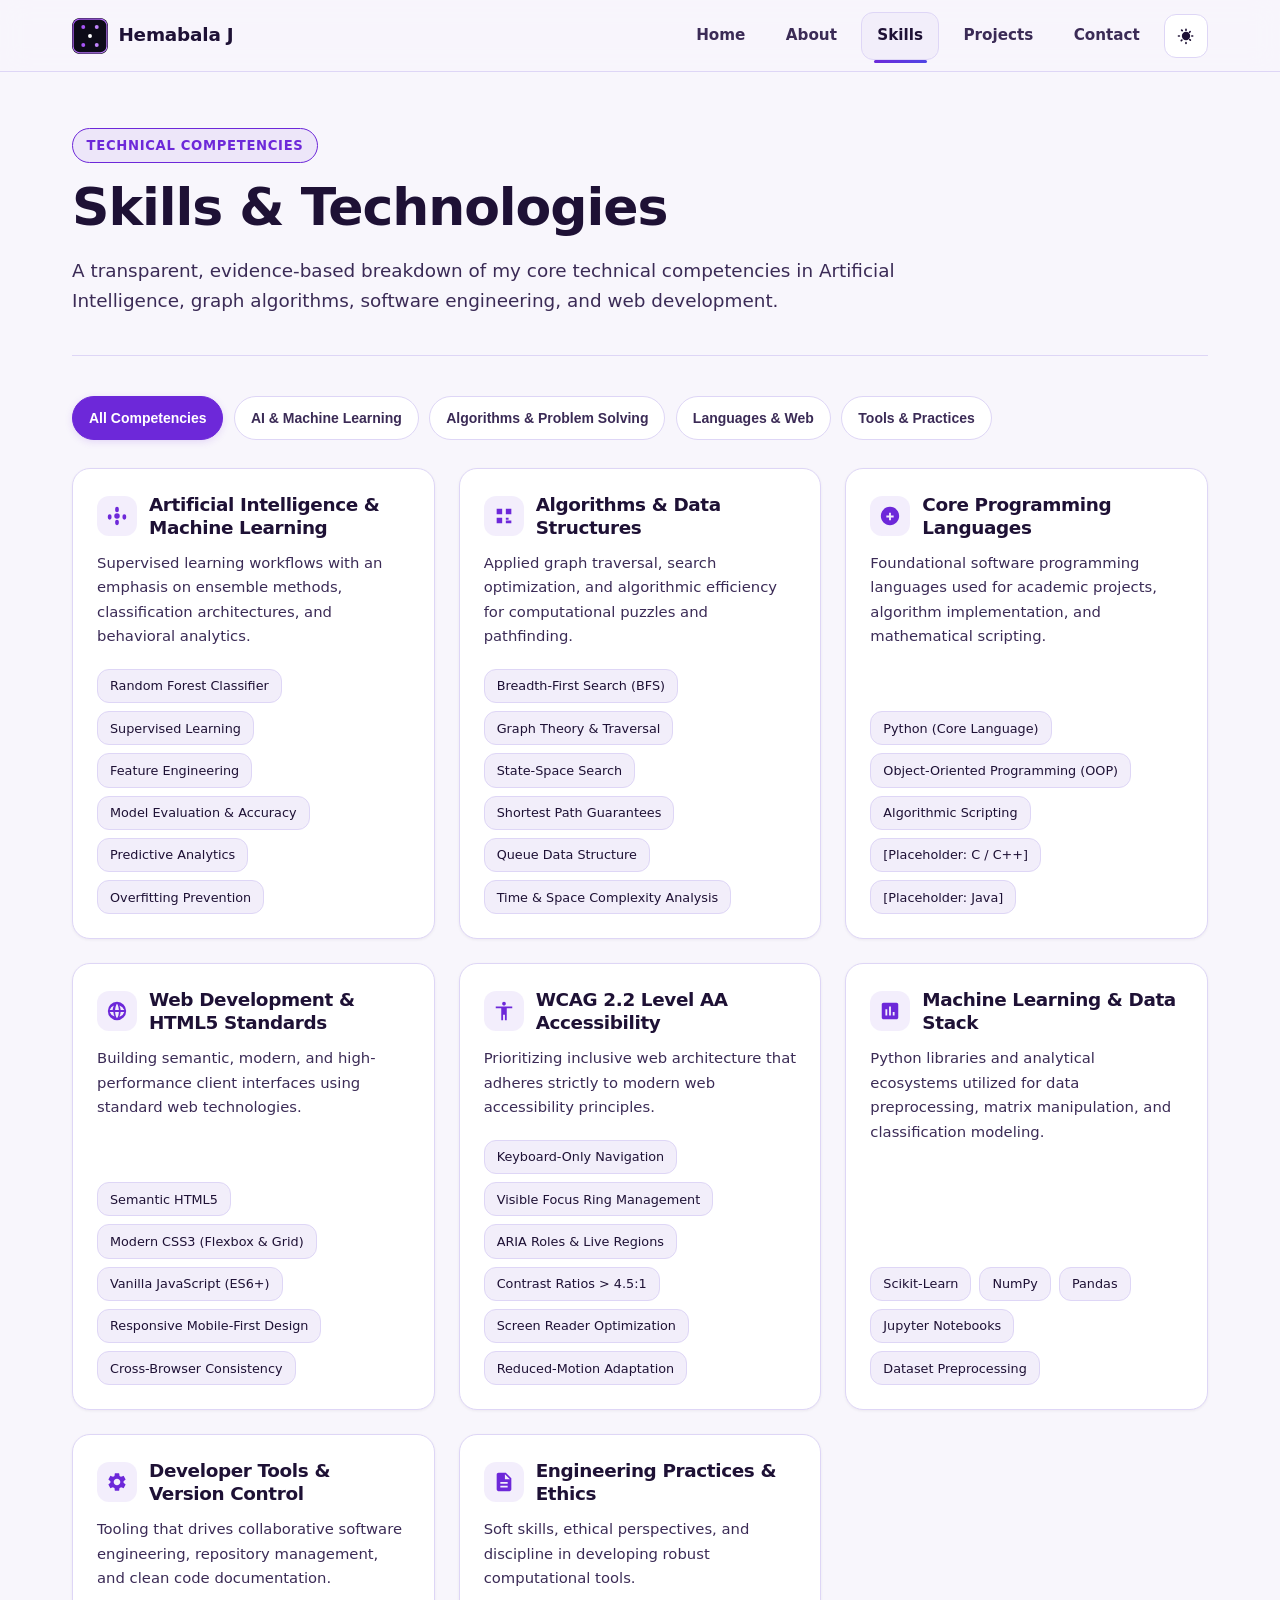
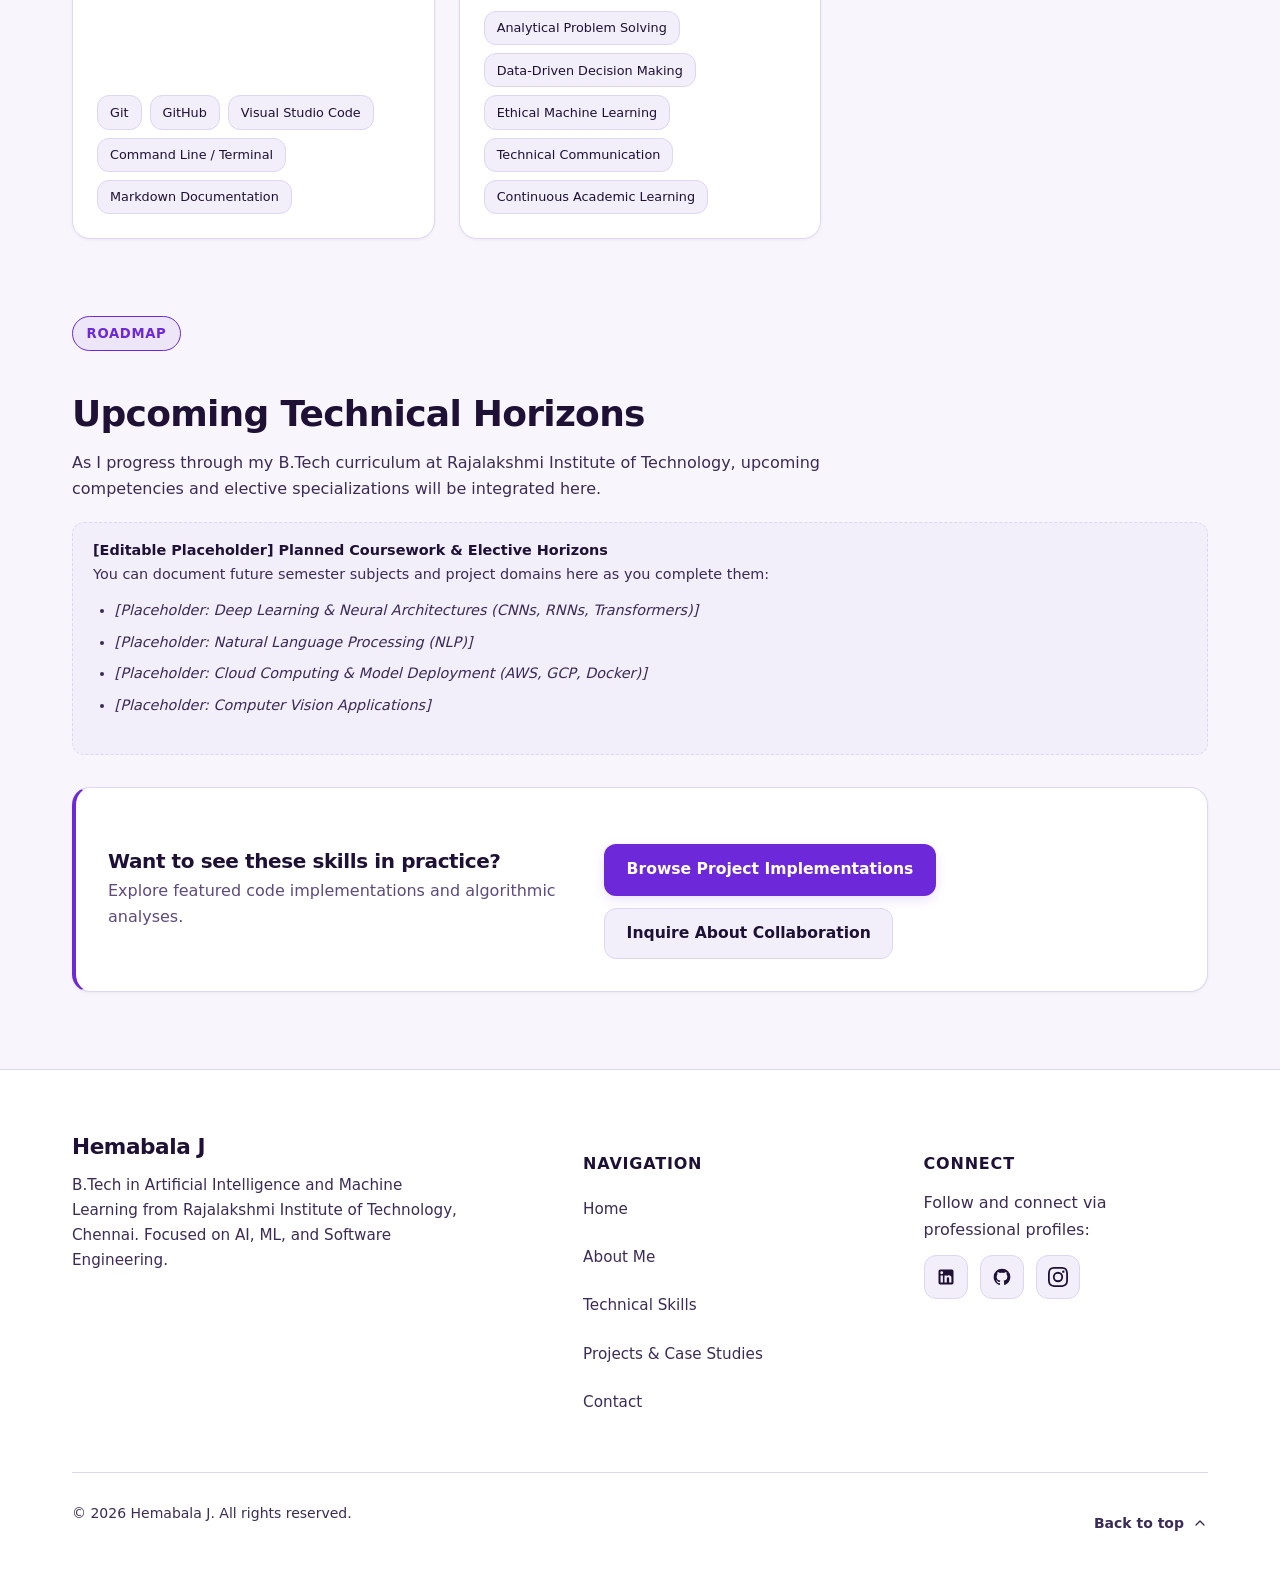
<file: skills.html>
<!DOCTYPE html>
<html lang="en">
<head>
  <meta charset="UTF-8">
  <meta name="viewport" content="width=device-width, initial-scale=1.0">
  <meta name="theme-color" content="#0d0b18">
  <title>Technical Skills | Hemabala J - Artificial Intelligence &amp; Software Development</title>
  
  <!-- SEO Metadata -->
  <meta name="description" content="Explore the technical skill set of Hemabala J: Machine Learning, Random Forest classification, BFS graph algorithms, Python, WCAG accessibility, and software development.">
  <meta name="author" content="Hemabala J">
  <meta name="robots" content="index, follow">
  
  <!-- Canonical URL Placeholder -->
  <link rel="canonical" href="https://hemabala-bfs.github.io/portfolio/skills.html">
  
  <!-- Open Graph Meta Tags -->
  <meta property="og:site_name" content="Hemabala J Portfolio">
  <meta property="og:title" content="Technical Skills | Hemabala J - AI &amp; Software Development">
  <meta property="og:description" content="Detailed competency overview of Hemabala J: AI/ML, Graph Algorithms (BFS), Python, and Accessible Software Development.">
  <meta property="og:type" content="website">
  <meta property="og:url" content="https://hemabala-bfs.github.io/portfolio/skills.html">
  <meta property="og:image" content="assets/images/profile-avatar.svg">
  
  <!-- Twitter Card Metadata -->
  <meta name="twitter:card" content="summary">
  <meta name="twitter:title" content="Technical Skills | Hemabala J">
  <meta name="twitter:description" content="AI &amp; Machine Learning, BFS Algorithms, Python, and WCAG Accessible Web Development.">
  <meta name="twitter:image" content="assets/images/profile-avatar.svg">
  
  <!-- Favicon -->
  <link rel="icon" type="image/svg+xml" href="assets/images/favicon.svg">
  
  <!-- Stylesheets -->
  <link rel="stylesheet" href="css/style.css">
  
  <!-- Theme Init Script (Prevents Flash of Unstyled Theme) -->
  <script>
    (function() {
      try {
        const savedTheme = localStorage.getItem('portfolio_theme_preference');
        const systemPrefersLight = window.matchMedia('(prefers-color-scheme: light)').matches;
        const theme = (savedTheme === 'light' || savedTheme === 'dark') ? savedTheme : (systemPrefersLight ? 'light' : 'dark');
        document.documentElement.setAttribute('data-theme', theme);
      } catch (e) {}
    })();
  </script>

  <!-- Script (Deferred for Performance) -->
  <script src="js/script.js" defer></script>
</head>
<body>
  <!-- Accessible Skip Link -->
  <a href="#main-content" class="skip-link">Skip to main content</a>

  <!-- Semantic Site Header -->
  <header class="site-header">
    <div class="container header-container">
      <a href="index.html" class="brand-link" aria-label="Hemabala J - Home">
        <img src="assets/images/favicon.svg" alt="" class="brand-logo" width="36" height="36" aria-hidden="true">
        <span>Hemabala J</span>
      </a>

      <div class="nav-actions">
        <!-- Semantic Navigation Landmark -->
        <nav aria-label="Main Navigation">
          <ul class="nav-menu" id="primary-nav">
            <li><a href="index.html" class="nav-link">Home</a></li>
            <li><a href="about.html" class="nav-link">About</a></li>
            <li><a href="skills.html" class="nav-link" aria-current="page">Skills</a></li>
            <li><a href="projects.html" class="nav-link">Projects</a></li>
            <li><a href="contact.html" class="nav-link">Contact</a></li>
          </ul>
        </nav>

        <!-- Theme Toggle Button -->
        <button type="button" class="theme-toggle-btn" id="theme-toggle" aria-label="Switch to light theme" title="Switch to light theme">
          <svg class="theme-icon" aria-hidden="true" viewBox="0 0 24 24"><path d="M12.3 2a10 10 0 0 0-1.9 19.8 10 10 0 0 0 11.5-11.5A10 10 0 0 0 12.3 2zm-.3 18a8 8 0 1 1 6.3-12.9 8.1 8.1 0 0 1-6.3 12.9z"/></svg>
        </button>

        <!-- Mobile Navigation Menu Toggle Button -->
        <button type="button" class="menu-toggle-btn" id="menu-toggle" aria-expanded="false" aria-controls="primary-nav" aria-label="Open navigation menu">
          <svg width="24" height="24" viewBox="0 0 24 24" fill="none" stroke="currentColor" stroke-width="2" stroke-linecap="round" stroke-linejoin="round" aria-hidden="true">
            <line x1="3" y1="12" x2="21" y2="12"></line>
            <line x1="3" y1="6" x2="21" y2="6"></line>
            <line x1="3" y1="18" x2="21" y2="18"></line>
          </svg>
        </button>
      </div>
    </div>
  </header>

  <!-- Semantic Main Landmark -->
  <main id="main-content">
    <div class="container">
      
      <!-- Page Header -->
      <header class="page-header">
        <span class="section-badge">Technical Competencies</span>
        <h1>Skills &amp; Technologies</h1>
        <p>
          A transparent, evidence-based breakdown of my core technical competencies in Artificial Intelligence, graph algorithms, software engineering, and web development.
        </p>
      </header>

      <!-- Accessible Filter Controls (WCAG 4.1.2 Name, Role, Value) -->
      <section aria-labelledby="filter-heading">
        <h2 id="filter-heading" class="sr-only">Filter Skills by Category</h2>
        <div class="filter-controls" data-filter-group="skills" data-filter-target=".skill-card" data-filter-announcer="skills-live-status">
          <button type="button" class="filter-btn" data-filter="all" aria-pressed="true">
            All Competencies
          </button>
          <button type="button" class="filter-btn" data-filter="aiml" aria-pressed="false">
            AI &amp; Machine Learning
          </button>
          <button type="button" class="filter-btn" data-filter="algorithms" aria-pressed="false">
            Algorithms &amp; Problem Solving
          </button>
          <button type="button" class="filter-btn" data-filter="dev" aria-pressed="false">
            Languages &amp; Web
          </button>
          <button type="button" class="filter-btn" data-filter="tools" aria-pressed="false">
            Tools &amp; Practices
          </button>
        </div>

        <!-- Live Announcer for Screen Readers (WCAG 4.1.3 Status Messages) -->
        <div id="skills-live-status" class="sr-only" role="status" aria-live="polite">
          Showing all technical competencies.
        </div>
      </section>

      <!-- Skills Cards Grid -->
      <div class="skills-grid mt-md">
        
        <!-- Skill 1: AI & ML -->
        <article class="skill-card" data-category="aiml" id="ai-ml">
          <div class="skill-card-header">
            <div class="skill-card-icon" aria-hidden="true">
              <svg width="22" height="22" viewBox="0 0 24 24" fill="currentColor">
                <path d="M12 2a2 2 0 0 1 2 2v2a2 2 0 0 1-2 2 2 2 0 0 1-2-2V4a2 2 0 0 1 2-2zm0 14a2 2 0 0 1 2 2v2a2 2 0 0 1-2 2 2 2 0 0 1-2-2v-2a2 2 0 0 1 2-2zm8-6a2 2 0 0 1 2 2v2a2 2 0 0 1-2 2 2 2 0 0 1-2-2v-2a2 2 0 0 1 2-2zM4 10a2 2 0 0 1 2 2v2a2 2 0 0 1-2 2 2 2 0 0 1-2-2v-2a2 2 0 0 1 2-2zM12 9a3 3 0 1 0 0 6 3 3 0 0 0 0-6z"/>
              </svg>
            </div>
            <h3>Artificial Intelligence &amp; Machine Learning</h3>
          </div>
          <p>
            Supervised learning workflows with an emphasis on ensemble methods, classification architectures, and behavioral analytics.
          </p>
          <ul class="skill-tag-list" aria-label="Machine learning skills">
            <li class="skill-tag">Random Forest Classifier</li>
            <li class="skill-tag">Supervised Learning</li>
            <li class="skill-tag">Feature Engineering</li>
            <li class="skill-tag">Model Evaluation &amp; Accuracy</li>
            <li class="skill-tag">Predictive Analytics</li>
            <li class="skill-tag">Overfitting Prevention</li>
          </ul>
        </article>

        <!-- Skill 2: Algorithms & DSA -->
        <article class="skill-card" data-category="algorithms" id="dsa">
          <div class="skill-card-header">
            <div class="skill-card-icon" aria-hidden="true">
              <svg width="22" height="22" viewBox="0 0 24 24" fill="currentColor">
                <path d="M4 4h6v6H4V4zm10 0h6v6h-6V4zM4 14h6v6H4v-6zm10 3h6v3h-6v-3zm0-3h3v2h-3v-2z"/>
              </svg>
            </div>
            <h3>Algorithms &amp; Data Structures</h3>
          </div>
          <p>
            Applied graph traversal, search optimization, and algorithmic efficiency for computational puzzles and pathfinding.
          </p>
          <ul class="skill-tag-list" aria-label="Algorithm and data structure skills">
            <li class="skill-tag">Breadth-First Search (BFS)</li>
            <li class="skill-tag">Graph Theory &amp; Traversal</li>
            <li class="skill-tag">State-Space Search</li>
            <li class="skill-tag">Shortest Path Guarantees</li>
            <li class="skill-tag">Queue Data Structure</li>
            <li class="skill-tag">Time &amp; Space Complexity Analysis</li>
          </ul>
        </article>

        <!-- Skill 3: Python Programming -->
        <article class="skill-card" data-category="dev">
          <div class="skill-card-header">
            <div class="skill-card-icon" aria-hidden="true">
              <svg width="22" height="22" viewBox="0 0 24 24" fill="currentColor">
                <path d="M12 2c5.52 0 10 4.48 10 10s-4.48 10-10 10S2 17.52 2 12 6.48 2 12 2zm1 14.5v-3h3v-2h-3v-3h-2v3H8v2h3v3h2z"/>
              </svg>
            </div>
            <h3>Core Programming Languages</h3>
          </div>
          <p>
            Foundational software programming languages used for academic projects, algorithm implementation, and mathematical scripting.
          </p>
          <ul class="skill-tag-list" aria-label="Programming languages">
            <li class="skill-tag">Python (Core Language)</li>
            <li class="skill-tag">Object-Oriented Programming (OOP)</li>
            <li class="skill-tag">Algorithmic Scripting</li>
            <li class="skill-tag">[Placeholder: C / C++]</li>
            <li class="skill-tag">[Placeholder: Java]</li>
          </ul>
        </article>

        <!-- Skill 4: Web Development & Accessibility -->
        <article class="skill-card" data-category="dev" id="software">
          <div class="skill-card-header">
            <div class="skill-card-icon" aria-hidden="true">
              <svg width="22" height="22" viewBox="0 0 24 24" fill="currentColor">
                <path d="M12 2a10 10 0 1 0 0 20 10 10 0 0 0 0-20zm7.93 9h-3.95a15.65 15.65 0 0 0-1.37-5.01A8.02 8.02 0 0 1 19.93 11zM12 4.07c1.01 1.48 1.8 3.52 2.05 6.93H9.95c.25-3.41 1.04-5.45 2.05-6.93zM4.07 13h3.95c.12 1.83.6 3.58 1.37 5.01A8.02 8.02 0 0 1 4.07 13zm0-2a8.02 8.02 0 0 1 4.54-5.01C7.84 7.42 7.36 9.17 7.24 11H4.07zm5.88 2h4.1c-.25 3.41-1.04 5.45-2.05 6.93-1.01-1.48-1.8-3.52-2.05-6.93zm4.66 5.01c.77-1.43 1.25-3.18 1.37-5.01h3.95a8.02 8.02 0 0 1-4.54 5.01z"/>
              </svg>
            </div>
            <h3>Web Development &amp; HTML5 Standards</h3>
          </div>
          <p>
            Building semantic, modern, and high-performance client interfaces using standard web technologies.
          </p>
          <ul class="skill-tag-list" aria-label="Web development skills">
            <li class="skill-tag">Semantic HTML5</li>
            <li class="skill-tag">Modern CSS3 (Flexbox &amp; Grid)</li>
            <li class="skill-tag">Vanilla JavaScript (ES6+)</li>
            <li class="skill-tag">Responsive Mobile-First Design</li>
            <li class="skill-tag">Cross-Browser Consistency</li>
          </ul>
        </article>

        <!-- Skill 5: Web Accessibility (WCAG 2.2 AA) -->
        <article class="skill-card" data-category="dev tools">
          <div class="skill-card-header">
            <div class="skill-card-icon" aria-hidden="true">
              <svg width="22" height="22" viewBox="0 0 24 24" fill="currentColor">
                <path d="M12 2c1.1 0 2 .9 2 2s-.9 2-2 2-2-.9-2-2 .9-2 2-2zm9 7h-6v13h-2v-6h-2v6H9V9H3V7h18v2z"/>
              </svg>
            </div>
            <h3>WCAG 2.2 Level AA Accessibility</h3>
          </div>
          <p>
            Prioritizing inclusive web architecture that adheres strictly to modern web accessibility principles.
          </p>
          <ul class="skill-tag-list" aria-label="Accessibility competencies">
            <li class="skill-tag">Keyboard-Only Navigation</li>
            <li class="skill-tag">Visible Focus Ring Management</li>
            <li class="skill-tag">ARIA Roles &amp; Live Regions</li>
            <li class="skill-tag">Contrast Ratios &gt; 4.5:1</li>
            <li class="skill-tag">Screen Reader Optimization</li>
            <li class="skill-tag">Reduced-Motion Adaptation</li>
          </ul>
        </article>

        <!-- Skill 6: Data & Scientific Stack -->
        <article class="skill-card" data-category="aiml tools">
          <div class="skill-card-header">
            <div class="skill-card-icon" aria-hidden="true">
              <svg width="22" height="22" viewBox="0 0 24 24" fill="currentColor">
                <path d="M19 3H5c-1.1 0-2 .9-2 2v14c0 1.1.9 2 2 2h14c1.1 0 2-.9 2-2V5c0-1.1-.9-2-2-2zM9 17H7v-7h2v7zm4 0h-2V7h2v10zm4 0h-2v-4h2v4z"/>
              </svg>
            </div>
            <h3>Machine Learning &amp; Data Stack</h3>
          </div>
          <p>
            Python libraries and analytical ecosystems utilized for data preprocessing, matrix manipulation, and classification modeling.
          </p>
          <ul class="skill-tag-list" aria-label="Libraries and tools">
            <li class="skill-tag">Scikit-Learn</li>
            <li class="skill-tag">NumPy</li>
            <li class="skill-tag">Pandas</li>
            <li class="skill-tag">Jupyter Notebooks</li>
            <li class="skill-tag">Dataset Preprocessing</li>
          </ul>
        </article>

        <!-- Skill 7: Developer Tools -->
        <article class="skill-card" data-category="tools">
          <div class="skill-card-header">
            <div class="skill-card-icon" aria-hidden="true">
              <svg width="22" height="22" viewBox="0 0 24 24" fill="currentColor">
                <path d="M19.14 12.94c.04-.3.06-.61.06-.94 0-.32-.02-.64-.07-.94l2.03-1.58a.49.49 0 0 0 .12-.61l-1.92-3.32a.488.488 0 0 0-.59-.22l-2.39.96c-.5-.38-1.03-.7-1.62-.94l-.36-2.54a.484.484 0 0 0-.48-.41h-3.84c-.24 0-.43.17-.47.41l-.36 2.54c-.59.24-1.13.57-1.62.94l-2.39-.96c-.22-.08-.47 0-.59.22L2.74 8.87c-.12.21-.08.47.12.61l2.03 1.58c-.05.3-.09.63-.09.94s.02.64.07.94l-2.03 1.58a.49.49 0 0 0-.12.61l1.92 3.32c.12.22.37.29.59.22l2.39-.96c.5.38 1.03.7 1.62.94l.36 2.54c.05.24.24.41.48.41h3.84c.24 0 .44-.17.47-.41l.36-2.54c.59-.24 1.13-.56 1.62-.94l2.39.96c.22.08.47 0 .59-.22l1.92-3.32c.12-.22.07-.47-.12-.61l-2.01-1.58zM12 15.6c-1.98 0-3.6-1.62-3.6-3.6s1.62-3.6 3.6-3.6 3.6 1.62 3.6 3.6-1.62 3.6-3.6 3.6z"/>
              </svg>
            </div>
            <h3>Developer Tools &amp; Version Control</h3>
          </div>
          <p>
            Tooling that drives collaborative software engineering, repository management, and clean code documentation.
          </p>
          <ul class="skill-tag-list" aria-label="Developer tools">
            <li class="skill-tag">Git</li>
            <li class="skill-tag">GitHub</li>
            <li class="skill-tag">Visual Studio Code</li>
            <li class="skill-tag">Command Line / Terminal</li>
            <li class="skill-tag">Markdown Documentation</li>
          </ul>
        </article>

        <!-- Skill 8: Engineering Practices -->
        <article class="skill-card" data-category="tools">
          <div class="skill-card-header">
            <div class="skill-card-icon" aria-hidden="true">
              <svg width="22" height="22" viewBox="0 0 24 24" fill="currentColor">
                <path d="M14 2H6c-1.1 0-1.99.9-1.99 2L4 20c0 1.1.89 2 1.99 2H18c1.1 0 2-.9 2-2V8l-6-6zm2 16H8v-2h8v2zm0-4H8v-2h8v2zm-3-5V3.5L18.5 9H13z"/>
              </svg>
            </div>
            <h3>Engineering Practices &amp; Ethics</h3>
          </div>
          <p>
            Soft skills, ethical perspectives, and discipline in developing robust computational tools.
          </p>
          <ul class="skill-tag-list" aria-label="Professional practices">
            <li class="skill-tag">Analytical Problem Solving</li>
            <li class="skill-tag">Data-Driven Decision Making</li>
            <li class="skill-tag">Ethical Machine Learning</li>
            <li class="skill-tag">Technical Communication</li>
            <li class="skill-tag">Continuous Academic Learning</li>
          </ul>
        </article>

      </div>

      <!-- Placeholder Section for Future Coursework & Competencies -->
      <section class="section" aria-labelledby="future-skills-heading">
        <header class="section-header">
          <span class="section-badge">Roadmap</span>
          <h2 id="future-skills-heading">Upcoming Technical Horizons</h2>
          <p>
            As I progress through my B.Tech curriculum at Rajalakshmi Institute of Technology, upcoming competencies and elective specializations will be integrated here.
          </p>
        </header>

        <div class="placeholder-notice" role="note" aria-label="Upcoming skills placeholder">
          <strong>[Editable Placeholder] Planned Coursework &amp; Elective Horizons</strong>
          <p class="mb-sm">
            You can document future semester subjects and project domains here as you complete them:
          </p>
          <ul class="list-styled">
            <li><em>[Placeholder: Deep Learning &amp; Neural Architectures (CNNs, RNNs, Transformers)]</em></li>
            <li><em>[Placeholder: Natural Language Processing (NLP)]</em></li>
            <li><em>[Placeholder: Cloud Computing &amp; Model Deployment (AWS, GCP, Docker)]</em></li>
            <li><em>[Placeholder: Computer Vision Applications]</em></li>
          </ul>
        </div>

        <div class="callout-banner">
          <div>
            <h3>Want to see these skills in practice?</h3>
            <p>Explore featured code implementations and algorithmic analyses.</p>
          </div>
          <div class="btn-group">
            <a href="projects.html" class="btn btn-primary">Browse Project Implementations</a>
            <a href="contact.html" class="btn btn-secondary">Inquire About Collaboration</a>
          </div>
        </div>
      </section>

    </div>
  </main>

  <!-- Semantic Site Footer -->
  <footer class="site-footer">
    <div class="container">
      <div class="footer-grid">
        <div class="footer-brand">
          <h2>Hemabala J</h2>
          <p>
            B.Tech in Artificial Intelligence and Machine Learning from Rajalakshmi Institute of Technology, Chennai. Focused on AI, ML, and Software Engineering.
          </p>
        </div>

        <div class="footer-nav">
          <h3 class="footer-nav-title">Navigation</h3>
          <ul class="footer-links">
            <li><a href="index.html">Home</a></li>
            <li><a href="about.html">About Me</a></li>
            <li><a href="skills.html">Technical Skills</a></li>
            <li><a href="projects.html">Projects &amp; Case Studies</a></li>
            <li><a href="contact.html">Contact</a></li>
          </ul>
        </div>

        <div class="footer-social">
          <h3 class="footer-nav-title">Connect</h3>
          <p class="mb-sm">Follow and connect via professional profiles:</p>
          <ul class="social-links" aria-label="Social media profiles">
            <li>
              <a href="https://linkedin.com/in/hemabala-j-9b0033326" class="social-btn" target="_blank" rel="noopener noreferrer" aria-label="LinkedIn profile of Hemabala J (opens in a new window)">
                <svg class="social-icon" aria-hidden="true" viewBox="0 0 24 24"><path d="M19 3a2 2 0 0 1 2 2v14a2 2 0 0 1-2 2H5a2 2 0 0 1-2-2V5a2 2 0 0 1 2-2h14m-.5 15.5v-5.3a3.26 3.26 0 0 0-3.26-3.26c-.85 0-1.84.52-2.28 1.3v-1.11h-2.79v8.37h2.79v-4.93c0-.77.62-1.4 1.39-1.4a1.4 1.4 0 0 1 1.4 1.4v4.93h2.75M6.88 8.56a1.68 1.68 0 0 0 1.68-1.68c0-.93-.75-1.69-1.68-1.69a1.69 1.69 0 0 0-1.69 1.69c0 .93.76 1.68 1.69 1.68m1.39 9.94v-8.37H5.5v8.37h2.77z"/></svg>
              </a>
            </li>
            <li>
              <a href="https://github.com/hemabala-bfs" class="social-btn" target="_blank" rel="noopener noreferrer" aria-label="GitHub profile of Hemabala J (opens in a new window)">
                <svg class="social-icon" aria-hidden="true" viewBox="0 0 24 24"><path d="M12 2A10 10 0 0 0 2 12c0 4.42 2.87 8.17 6.84 9.5.5.08.66-.23.66-.5v-1.69c-2.77.6-3.36-1.34-3.36-1.34-.46-1.16-1.11-1.47-1.11-1.47-.91-.62.07-.6.07-.6 1 .07 1.53 1.03 1.53 1.03.87 1.52 2.34 1.07 2.91.83.1-.65.35-1.09.63-1.34-2.22-.25-4.55-1.11-4.55-4.92 0-1.11.38-2 1.03-2.71-.1-.25-.45-1.29.1-2.64 0 0 .84-.27 2.75 1.02.79-.22 1.65-.33 2.5-.33.85 0 1.71.11 2.5.33 1.91-1.29 2.75-1.02 2.75-1.02.55 1.35.2 2.39.1 2.64.65.71 1.03 1.6 1.03 2.71 0 3.82-2.34 4.66-4.57 4.91.36.31.69.92.69 1.85V21c0 .27.16.59.67.5C19.14 20.16 22 16.42 22 12A10 10 0 0 0 12 2z"/></svg>
              </a>
            </li>
            <li>
              <a href="https://www.instagram.com/hemabala_1806/" class="social-btn" target="_blank" rel="noopener noreferrer" aria-label="Instagram profile of Hemabala J (opens in a new window)">
                <svg class="social-icon" aria-hidden="true" viewBox="0 0 24 24"><path d="M12 2.163c3.204 0 3.584.012 4.85.07 3.252.148 4.771 1.691 4.919 4.919.058 1.265.069 1.645.069 4.849 0 3.205-.012 3.584-.069 4.849-.149 3.225-1.664 4.771-4.919 4.919-1.266.058-1.644.07-4.85.07-3.204 0-3.584-.012-4.849-.07-3.26-.149-4.771-1.699-4.919-4.92-.058-1.265-.07-1.644-.07-4.849 0-3.204.013-3.583.07-4.849.149-3.227 1.664-4.771 4.919-4.919 1.266-.057 1.645-.069 4.849-.069zm0-2.163c-3.259 0-3.667.014-4.947.072-4.358.2-6.78 2.618-6.98 6.98-.059 1.281-.073 1.689-.073 4.948 0 3.259.014 3.668.072 4.948.2 4.358 2.618 6.78 6.98 6.98 1.281.058 1.689.072 4.948.072 3.259 0 3.668-.014 4.948-.072 4.354-.2 6.782-2.618 6.979-6.98.059-1.28.073-1.689.073-4.948 0-3.259-.014-3.667-.072-4.947-.196-4.354-2.617-6.78-6.979-6.98-1.281-.059-1.69-.073-4.949-.073zm0 5.838a6.162 6.162 0 1 0 0 12.324 6.162 6.162 0 0 0 0-12.324zM12 16a4 4 0 1 1 0-8 4 4 0 0 1 0 8zm6.406-11.845a1.44 1.44 0 1 0 0 2.881 1.44 1.44 0 0 0 0-2.881z"/></svg>
              </a>
            </li>
          </ul>
        </div>
      </div>

      <div class="footer-bottom">
        <p>&copy; 2026 Hemabala J. All rights reserved.</p>
        <a href="#main-content" class="back-to-top-btn">
          Back to top
          <svg width="16" height="16" viewBox="0 0 24 24" fill="none" stroke="currentColor" stroke-width="2" stroke-linecap="round" stroke-linejoin="round" aria-hidden="true">
            <polyline points="18 15 12 9 6 15"></polyline>
          </svg>
        </a>
      </div>
    </div>
  </footer>
</body>
</html>
</file>
<file: css/style.css>
/* ==========================================================================
   PORTFOLIO DESIGN SYSTEM & ADVANCED RESPONSIVE CSS3 ARCHITECTURE
   Module 2: Advanced CSS3, CSS Grid, Flexbox, Mobile-First & Dynamic Themes
   Author: Hemabala J
   Target Standards: WCAG 2.2 Level AA / AAA, Mobile-First Responsive Design
   ========================================================================== */

/* --------------------------------------------------------------------------
   1. CSS Custom Properties / Design Tokens (CSS Variables)
   -------------------------------------------------------------------------- */
:root {
  /* Color Palette - Dark Purple Theme (Default) */
  --bg-primary: #0d0b18;          /* Midnight Obsidian Violet */
  --bg-surface: #151226;          /* Deep Violet Surface */
  --bg-surface-elevated: #1e1938; /* Elevated Violet Card Surface */
  --bg-subtle: #29224d;           /* Interactive/Subtle Background */
  
  --text-primary: #f5f3ff;        /* Luminous Lavender White (~17.5:1 on #0d0b18) */
  --text-secondary: #ddd6fe;      /* Lavender Mist (~13.2:1 on #0d0b18) */
  --text-muted: #a78bfa;          /* Accessible Violet Muted Text (~6.9:1 on #0d0b18) */
  
  --border-color: #2e2654;        /* Subtle Violet Border */
  --border-hover: #6366f1;        /* Indigo-Violet Hover Border */
  --border-focus: #c084fc;        /* Bright Lavender Focus Border */
  
  --accent-primary: #a855f7;      /* Radiant Purple 500 */
  --accent-hover: #c084fc;        /* Lavender Violet 400 */
  --accent-active: #9333ea;       /* Deep Violet 600 */
  --accent-subtle: rgba(168, 85, 247, 0.14);
  --accent-glow: rgba(168, 85, 247, 0.25);
  --accent-gradient: linear-gradient(135deg, #a855f7 0%, #818cf8 50%, #c084fc 100%);
  --hero-glow-gradient: radial-gradient(circle at 50% 50%, rgba(168, 85, 247, 0.15) 0%, rgba(13, 11, 24, 0) 70%);

  /* High Contrast Accessible Keyboard Focus Indicator */
  --focus-ring: #fde047;          /* High-Visibility Amber/Gold for Dark Mode */
  --focus-ring-offset: 3px;

  /* State Colors */
  --success-bg: #064e3b;
  --success-text: #a7f3d0;
  --success-border: #059669;
  --error-bg: #450a0a;
  --error-text: #fecaca;
  --error-border: #dc2626;
  --info-bg: #2e1065;
  --info-text: #e9d5ff;
  --info-border: #7c3aed;

  /* Typography */
  --font-sans: system-ui, -apple-system, BlinkMacSystemFont, "Segoe UI", Roboto, "Helvetica Neue", Arial, sans-serif;
  --font-mono: ui-monospace, SFMono-Regular, Menlo, Monaco, Consolas, "Liberation Mono", "Courier New", monospace;

  /* Layout & Spacing */
  --container-max: 1200px;
  --container-padding: clamp(1rem, 3.5vw, 2rem);
  --header-height: 4.5rem;
  --radius-sm: 6px;
  --radius-md: 12px;
  --radius-lg: 18px;
  --radius-xl: 24px;
  --radius-full: 9999px;

  /* Shadows */
  --shadow-sm: 0 1px 3px rgba(0, 0, 0, 0.35);
  --shadow-md: 0 4px 10px -1px rgba(0, 0, 0, 0.4), 0 2px 6px -2px rgba(0, 0, 0, 0.3);
  --shadow-lg: 0 10px 25px -3px rgba(0, 0, 0, 0.5), 0 4px 10px -4px rgba(0, 0, 0, 0.4);
  --shadow-glow: 0 0 20px -2px rgba(168, 85, 247, 0.28);

  /* Transitions */
  --transition-fast: 150ms cubic-bezier(0.4, 0, 0.2, 1);
  --transition-normal: 250ms cubic-bezier(0.4, 0, 0.2, 1);
  --transition-slow: 350ms cubic-bezier(0.4, 0, 0.2, 1);
}

/* Light Purple / Violet Theme Override */
[data-theme="light"] {
  --bg-primary: #f8f6fc;          /* Clean, Crisp Soft Lavender Background */
  --bg-surface: #ffffff;          /* Pure Crisp White Card Surface */
  --bg-surface-elevated: #f2eefa; /* Soft Lavender Elevated Surface */
  --bg-subtle: #e6e0f8;           /* Subtle Lavender Interactive Surface */

  --text-primary: #1e1135;        /* Deep Obsidian Violet (~16.2:1 on #f8f6fc) */
  --text-secondary: #3b2b56;      /* Deep Violet Slate (~10.8:1 on #f8f6fc) */
  --text-muted: #5e4a7d;          /* Accessible Muted Violet (~6.2:1 on #ffffff) */

  --border-color: #ded6f6;        /* Refined Delicate Violet Border */
  --border-hover: #8b5cf6;        /* Violet Hover Border */
  --border-focus: #6d28d9;        /* Royal Violet Focus Border */

  --accent-primary: #6d28d9;      /* Royal Violet 700 (~7.5:1 contrast on white) */
  --accent-hover: #5b21b6;        /* Deep Violet 800 */
  --accent-active: #4c1d95;       /* Violet 900 */
  --accent-subtle: rgba(109, 40, 217, 0.08);
  --accent-glow: rgba(109, 40, 217, 0.18);
  --accent-gradient: linear-gradient(135deg, #6d28d9 0%, #4f46e5 100%);
  --hero-glow-gradient: radial-gradient(circle at 50% 50%, rgba(109, 40, 217, 0.08) 0%, rgba(248, 246, 252, 0) 70%);

  /* High Contrast Keyboard Focus Indicator for Light Mode */
  --focus-ring: #6d28d9;          /* Deep Violet Focus Indicator */

  /* State Colors */
  --success-bg: #ecfdf5;
  --success-text: #065f46;
  --success-border: #10b981;
  --error-bg: #fef2f2;
  --error-text: #991b1b;
  --error-border: #ef4444;
  --info-bg: #f5f3ff;
  --info-text: #4c1d95;
  --info-border: #8b5cf6;

  --shadow-sm: 0 1px 3px rgba(30, 17, 53, 0.06);
  --shadow-md: 0 4px 10px -1px rgba(30, 17, 53, 0.08), 0 2px 4px -2px rgba(30, 17, 53, 0.04);
  --shadow-lg: 0 12px 25px -3px rgba(30, 17, 53, 0.09), 0 4px 8px -4px rgba(30, 17, 53, 0.04);
  --shadow-glow: 0 0 20px -2px rgba(109, 40, 217, 0.15);
}

/* --------------------------------------------------------------------------
   2. Reset & Universal Mobile-First Baseline
   -------------------------------------------------------------------------- */
*, *::before, *::after {
  box-sizing: border-box;
  margin: 0;
  padding: 0;
}

html {
  font-size: 100%;
  scroll-behavior: smooth;
  -webkit-text-size-adjust: 100%;
  tab-size: 4;
  overflow-x: hidden;
  width: 100%;
}

body {
  font-family: var(--font-sans);
  font-size: 1rem;
  line-height: 1.65;
  color: var(--text-primary);
  background-color: var(--bg-primary);
  min-height: 100vh;
  min-height: 100dvh;
  display: flex;
  flex-direction: column;
  transition: background-color var(--transition-normal), color var(--transition-normal);
  overflow-x: hidden;
  width: 100%;
  position: relative;
  -webkit-tap-highlight-color: transparent;
}

body.menu-open {
  overflow: hidden;
}

/* --------------------------------------------------------------------------
   3. WCAG Accessibility Foundations
   -------------------------------------------------------------------------- */

/* Skip Link (WCAG 2.4.1 Bypass Blocks) */
.skip-link {
  position: absolute;
  top: -120px;
  left: 1rem;
  background-color: var(--focus-ring);
  color: #0d0b18;
  padding: 0.85rem 1.5rem;
  font-weight: 700;
  font-size: 1rem;
  border-radius: var(--radius-md);
  text-decoration: none;
  z-index: 10000;
  box-shadow: 0 4px 14px rgba(0, 0, 0, 0.6);
  transition: top var(--transition-fast);
}

.skip-link:focus,
.skip-link:focus-visible {
  top: 1rem;
  outline: 3px solid #ffffff;
  outline-offset: 2px;
}

/* Universal Keyboard Focus Indicators (WCAG 2.4.7 & 2.4.11) */
:focus-visible {
  outline: 3px solid var(--focus-ring) !important;
  outline-offset: var(--focus-ring-offset) !important;
}

:focus:not(:focus-visible) {
  outline: none;
}

/* Screen Reader Only Utility */
.sr-only {
  position: absolute;
  width: 1px;
  height: 1px;
  padding: 0;
  margin: -1px;
  overflow: hidden;
  clip: rect(0, 0, 0, 0);
  white-space: nowrap;
  border: 0;
}

/* prefers-reduced-motion (WCAG 2.3.3) */
@media (prefers-reduced-motion: reduce) {
  *, *::before, *::after {
    animation-duration: 0.01ms !important;
    animation-iteration-count: 1 !important;
    transition-duration: 0.01ms !important;
    scroll-behavior: auto !important;
  }
}

/* --------------------------------------------------------------------------
   4. Mobile-First Fluid Typography & Text Elements
   -------------------------------------------------------------------------- */
h1, h2, h3, h4, h5, h6 {
  color: var(--text-primary);
  line-height: 1.25;
  font-weight: 700;
  letter-spacing: -0.02em;
  word-wrap: break-word;
}

h1 {
  font-size: clamp(1.85rem, 5vw, 3.25rem);
  margin-bottom: 1rem;
}

h2 {
  font-size: clamp(1.45rem, 3.5vw, 2.25rem);
  margin-top: 1.75rem;
  margin-bottom: 0.85rem;
}

h3 {
  font-size: clamp(1.15rem, 2.5vw, 1.5rem);
  margin-top: 1.25rem;
  margin-bottom: 0.65rem;
}

h4 {
  font-size: 1.1rem;
  margin-bottom: 0.5rem;
}

p {
  margin-bottom: 1.25rem;
  color: var(--text-secondary);
  max-width: 75ch;
  word-wrap: break-word;
}

strong, b {
  color: var(--text-primary);
  font-weight: 600;
}

a {
  color: var(--accent-primary);
  text-decoration: underline;
  text-underline-offset: 3px;
  transition: color var(--transition-fast), opacity var(--transition-fast);
}

a:hover {
  color: var(--accent-hover);
}

code, kbd, samp, pre {
  font-family: var(--font-mono);
  font-size: 0.9em;
}

img, svg {
  max-width: 100%;
  height: auto;
  display: block;
}

/* Gradient Text Highlight */
.text-gradient {
  background: var(--accent-gradient);
  -webkit-background-clip: text;
  background-clip: text;
  color: transparent;
  display: inline-block;
}

/* --------------------------------------------------------------------------
   5. Mobile-First Layout Containers & Utilities
   -------------------------------------------------------------------------- */
.container {
  width: 100%;
  max-width: var(--container-max);
  margin-inline: auto;
  padding-inline: var(--container-padding);
}

.section {
  padding-block: clamp(2.5rem, 6vw, 5rem);
}

.section-alt {
  background-color: var(--bg-surface);
  border-block: 1px solid var(--border-color);
}

.section-badge {
  display: inline-flex;
  align-items: center;
  gap: 0.4rem;
  padding: 0.35rem 0.85rem;
  background-color: var(--accent-subtle);
  border: 1px solid var(--accent-primary);
  color: var(--accent-primary);
  font-size: 0.825rem;
  font-weight: 700;
  text-transform: uppercase;
  letter-spacing: 0.05em;
  border-radius: var(--radius-full);
  margin-bottom: 0.75rem;
}

.page-header {
  padding-block: clamp(2rem, 5vw, 3.5rem) clamp(1.5rem, 3vw, 2.5rem);
  text-align: left;
  border-bottom: 1px solid var(--border-color);
  margin-bottom: clamp(1.5rem, 4vw, 2.5rem);
}

.page-header p {
  font-size: clamp(1rem, 2vw, 1.15rem);
  color: var(--text-secondary);
  margin-bottom: 0;
}

/* Reusable Spacing & Alignment Utilities (Zero Inline Styles) */
.mt-sm { margin-top: 0.75rem; }
.mt-md { margin-top: 1.5rem; }
.mt-lg { margin-top: 2.25rem; }
.mt-xl { margin-top: 3rem; }
.mb-0  { margin-bottom: 0 !important; }
.mb-sm { margin-bottom: 0.75rem; }
.mb-md { margin-bottom: 1.5rem; }
.w-full { width: 100% !important; }
.text-center { text-align: center; }

.list-styled {
  padding-left: 1.35rem;
  margin-bottom: 1.25rem;
  color: var(--text-secondary);
}

.list-styled li {
  margin-bottom: 0.5rem;
}

/* Card Common Component Styling */
.card-compact {
  padding: clamp(1rem, 3vw, 1.25rem) !important;
}

.card-accent-border {
  border-left: 4px solid var(--accent-primary) !important;
}

/* --------------------------------------------------------------------------
   6. Flexbox Component Foundations (Buttons, Badges, Groups)
   -------------------------------------------------------------------------- */
.btn-group {
  display: flex;
  flex-direction: column;
  gap: 0.75rem;
  width: 100%;
  margin-top: 1.5rem;
}

.btn {
  display: inline-flex;
  align-items: center;
  justify-content: center;
  gap: 0.5rem;
  min-height: 48px;
  min-width: 48px;
  padding: 0.75rem 1.35rem;
  font-size: 0.975rem;
  font-weight: 600;
  border-radius: var(--radius-md);
  text-decoration: none;
  cursor: pointer;
  border: 1px solid transparent;
  transition: all var(--transition-fast);
  white-space: nowrap;
  user-select: none;
}

.btn-primary {
  background-color: var(--accent-primary);
  color: #ffffff;
  box-shadow: 0 4px 14px -2px var(--accent-glow);
}

.btn-primary:hover {
  background-color: var(--accent-hover);
  color: #ffffff;
  transform: translateY(-2px);
  box-shadow: 0 6px 18px -1px var(--accent-glow);
}

.btn-secondary {
  background-color: var(--bg-surface-elevated);
  border-color: var(--border-color);
  color: var(--text-primary);
}

.btn-secondary:hover {
  background-color: var(--bg-subtle);
  border-color: var(--accent-primary);
  color: var(--accent-hover);
  transform: translateY(-2px);
}

.btn-outline {
  background-color: transparent;
  border-color: var(--accent-primary);
  color: var(--text-primary);
}

.btn-outline:hover {
  background-color: var(--accent-subtle);
  border-color: var(--accent-hover);
  color: var(--accent-hover);
  transform: translateY(-2px);
}

.btn-block {
  width: 100%;
}

/* --------------------------------------------------------------------------
   7. Navigation & Header (Flexbox + Responsive Drawer)
   -------------------------------------------------------------------------- */
.site-header {
  position: sticky;
  top: 0;
  z-index: 1000;
  background-color: rgba(13, 11, 24, 0.88);
  backdrop-filter: blur(14px);
  -webkit-backdrop-filter: blur(14px);
  border-bottom: 1px solid var(--border-color);
  height: var(--header-height);
  transition: background-color var(--transition-normal), border-color var(--transition-normal);
}

[data-theme="light"] .site-header {
  background-color: rgba(248, 246, 252, 0.9);
}

.header-container {
  display: flex;
  align-items: center;
  justify-content: space-between;
  height: 100%;
}

.brand-link {
  display: flex;
  align-items: center;
  gap: 0.65rem;
  color: var(--text-primary);
  text-decoration: none;
  font-weight: 700;
  font-size: 1.15rem;
  letter-spacing: -0.01em;
}

.brand-link:hover {
  color: var(--accent-hover);
}

.brand-logo {
  width: 36px;
  height: 36px;
  border-radius: var(--radius-sm);
  transition: transform var(--transition-fast);
}

.brand-link:hover .brand-logo {
  transform: scale(1.08) rotate(3deg);
}

.nav-actions {
  display: flex;
  align-items: center;
  gap: 0.5rem;
}

/* Mobile-First Navigation Menu (Base: Mobile Drawer) */
.nav-menu {
  position: fixed;
  top: var(--header-height);
  left: 0;
  right: 0;
  bottom: 0;
  height: calc(100vh - var(--header-height));
  height: calc(100dvh - var(--header-height));
  background-color: var(--bg-primary);
  display: flex;
  flex-direction: column;
  align-items: stretch;
  padding: 1.5rem;
  gap: 0.75rem;
  overflow-y: auto;
  -webkit-overflow-scrolling: touch;
  border-top: 1px solid var(--border-color);
  box-shadow: var(--shadow-lg);
  visibility: hidden;
  opacity: 0;
  transform: translateY(-8px);
  transition: opacity var(--transition-normal), transform var(--transition-normal), visibility var(--transition-normal);
  z-index: 999;
  list-style: none;
}

.nav-menu.is-active {
  visibility: visible;
  opacity: 1;
  transform: translateY(0);
}

.nav-link {
  display: flex;
  align-items: center;
  min-height: 48px;
  padding: 0.85rem 1.25rem;
  font-size: 1.05rem;
  font-weight: 600;
  color: var(--text-secondary);
  text-decoration: none;
  border-radius: var(--radius-md);
  background-color: var(--bg-surface);
  border: 1px solid var(--border-color);
  border-left: 4px solid transparent;
  transition: all var(--transition-fast);
}

.nav-link:hover {
  color: var(--accent-primary);
  background-color: var(--bg-surface-elevated);
  border-color: var(--border-hover);
}

.nav-link[aria-current="page"] {
  color: var(--text-primary);
  background-color: var(--bg-surface-elevated);
  border-left-color: var(--accent-primary);
}

/* Theme Toggle Button */
.theme-toggle-btn,
.menu-toggle-btn {
  display: inline-flex;
  align-items: center;
  justify-content: center;
  width: 44px;
  height: 44px;
  border-radius: var(--radius-md);
  background-color: var(--bg-surface);
  border: 1px solid var(--border-color);
  color: var(--text-primary);
  cursor: pointer;
  transition: all var(--transition-fast);
}

.theme-toggle-btn:hover,
.menu-toggle-btn:hover {
  background-color: var(--bg-subtle);
  border-color: var(--accent-primary);
  color: var(--accent-primary);
  transform: translateY(-1px);
}

.theme-icon {
  width: 20px;
  height: 20px;
  fill: currentColor;
}

/* --------------------------------------------------------------------------
   8. Hero Section (CSS Grid & Flexbox)
   -------------------------------------------------------------------------- */
.hero {
  position: relative;
  padding-block: clamp(2.5rem, 6vw, 4.5rem);
  background-image: var(--hero-glow-gradient);
  background-repeat: no-repeat;
  background-position: center top;
  border-bottom: 1px solid var(--border-color);
}

.hero-grid {
  display: grid;
  grid-template-columns: 1fr;
  gap: 2.5rem;
  align-items: center;
}

.hero-figure {
  order: -1;
  display: flex;
  flex-direction: column;
  align-items: center;
  justify-content: center;
  margin: 0;
}

.hero-figure img,
.hero-figure svg {
  width: 100%;
  max-width: min(280px, 75vw);
  height: auto;
  border-radius: var(--radius-full);
  filter: drop-shadow(var(--shadow-glow));
  transition: transform var(--transition-normal);
}

.hero-figure:hover img,
.hero-figure:hover svg {
  transform: scale(1.03);
}

.hero-figcaption {
  margin-top: 0.85rem;
  font-size: 0.875rem;
  color: var(--text-muted);
  text-align: center;
}

.hero-content {
  display: flex;
  flex-direction: column;
  align-items: flex-start;
}

.hero-eyebrow {
  display: inline-flex;
  align-items: center;
  gap: 0.5rem;
  font-size: 0.9rem;
  font-weight: 700;
  text-transform: uppercase;
  letter-spacing: 0.06em;
  color: var(--accent-primary);
  margin-bottom: 0.75rem;
}

.hero-title {
  margin-bottom: 1rem;
}

.hero-subtitle {
  font-size: clamp(1.05rem, 2.2vw, 1.25rem);
  line-height: 1.5;
  color: var(--text-primary);
  margin-bottom: 1rem;
}

.hero-description {
  font-size: clamp(0.95rem, 1.8vw, 1.05rem);
  line-height: 1.7;
  color: var(--text-secondary);
  margin-bottom: 1.5rem;
}

/* --------------------------------------------------------------------------
   9. Features & Value Pillars (CSS Grid auto-fit)
   -------------------------------------------------------------------------- */
.features-grid {
  display: grid;
  grid-template-columns: repeat(auto-fit, minmax(min(100%, 280px), 1fr));
  gap: 1.5rem;
}

.feature-card {
  background-color: var(--bg-surface);
  border: 1px solid var(--border-color);
  border-radius: var(--radius-lg);
  padding: clamp(1.25rem, 3vw, 1.75rem);
  box-shadow: var(--shadow-sm);
  display: flex;
  flex-direction: column;
  transition: all var(--transition-normal);
}

.feature-card:hover {
  transform: translateY(-4px);
  border-color: var(--accent-primary);
  box-shadow: var(--shadow-lg), var(--shadow-glow);
}

.feature-icon-wrapper {
  display: inline-flex;
  align-items: center;
  justify-content: center;
  width: 48px;
  height: 48px;
  border-radius: var(--radius-md);
  background-color: var(--accent-subtle);
  color: var(--accent-primary);
  margin-bottom: 1rem;
}

.feature-card h3 {
  margin-top: 0;
  font-size: 1.25rem;
}

.feature-card p {
  color: var(--text-secondary);
  margin-bottom: 0;
  font-size: 0.95rem;
}

/* Pillars list variant for About page */
.pillars-list {
  display: grid;
  grid-template-columns: 1fr;
  gap: 1rem;
  margin-top: 1rem;
}

/* --------------------------------------------------------------------------
   10. Project Cards (CSS Grid auto-fit + Flexbox Card Anatomy)
   -------------------------------------------------------------------------- */
.projects-grid {
  display: grid;
  grid-template-columns: repeat(auto-fit, minmax(min(100%, 340px), 1fr));
  gap: clamp(1.5rem, 3.5vw, 2.25rem);
}

.project-card {
  background-color: var(--bg-surface);
  border: 1px solid var(--border-color);
  border-radius: var(--radius-lg);
  overflow: hidden;
  box-shadow: var(--shadow-sm);
  display: flex;
  flex-direction: column;
  height: 100%;
  transition: all var(--transition-normal);
}

.project-card:hover {
  transform: translateY(-5px);
  border-color: var(--accent-primary);
  box-shadow: var(--shadow-lg), var(--shadow-glow);
}

.project-media {
  position: relative;
  background-color: var(--bg-surface-elevated);
  border-bottom: 1px solid var(--border-color);
  aspect-ratio: 16 / 9;
  overflow: hidden;
  display: flex;
  align-items: center;
  justify-content: center;
}

.project-media img,
.project-media svg {
  width: 100%;
  height: 100%;
  object-fit: cover;
  transition: transform var(--transition-slow);
}

.project-card:hover .project-media img,
.project-card:hover .project-media svg {
  transform: scale(1.04);
}

.project-content {
  padding: clamp(1.25rem, 3vw, 1.75rem);
  display: flex;
  flex-direction: column;
  flex-grow: 1;
}

.project-category {
  display: block;
  font-size: 0.8rem;
  font-weight: 700;
  text-transform: uppercase;
  letter-spacing: 0.05em;
  color: var(--accent-primary);
  margin-bottom: 0.5rem;
}

.project-title {
  font-size: clamp(1.2rem, 2.5vw, 1.4rem);
  margin-top: 0;
  margin-bottom: 0.75rem;
}

.project-description {
  font-size: 0.95rem;
  color: var(--text-secondary);
  line-height: 1.6;
  margin-bottom: 1.25rem;
}

/* CSS Grid 2D layout for Project Specs */
.project-specs {
  display: grid;
  grid-template-columns: 1fr;
  gap: 0.65rem;
  padding: 1rem;
  background-color: var(--bg-surface-elevated);
  border-radius: var(--radius-md);
  border: 1px solid var(--border-color);
  margin-bottom: 1.25rem;
  font-size: 0.875rem;
}

.project-specs dt {
  font-weight: 700;
  color: var(--text-primary);
}

.project-specs dd {
  color: var(--text-secondary);
  margin-left: 0;
  margin-bottom: 0.25rem;
}

.project-actions {
  display: flex;
  flex-direction: column;
  gap: 0.65rem;
  margin-top: auto;
  padding-top: 1rem;
  border-top: 1px solid var(--border-color);
}

/* Project Highlights & Tag Badges */
.highlights-title {
  font-size: 1.05rem;
  margin-top: 1rem;
  margin-bottom: 0.5rem;
  color: var(--text-primary);
}

.project-tags {
  display: flex;
  flex-wrap: wrap;
  gap: 0.5rem;
  list-style: none;
  margin-block: 0.5rem 1rem;
}

.tag-badge {
  display: inline-flex;
  align-items: center;
  padding: 0.3rem 0.65rem;
  font-size: 0.8rem;
  font-weight: 500;
  color: var(--accent-primary);
  background-color: var(--accent-subtle);
  border: 1px solid rgba(168, 85, 247, 0.25);
  border-radius: var(--radius-sm);
  transition: all var(--transition-fast);
}

.project-card:hover .tag-badge {
  border-color: var(--accent-primary);
}

/* Placeholder card notice */
.placeholder-notice {
  padding: 1rem 1.25rem;
  border-radius: var(--radius-md);
  border: 1px dashed var(--border-color);
  background-color: var(--bg-surface-elevated);
  color: var(--text-secondary);
  font-size: 0.9rem;
}

/* Callout Banner Component */
.callout-banner {
  background-color: var(--bg-surface);
  border: 1px solid var(--border-color);
  border-left: 4px solid var(--accent-primary);
  border-radius: var(--radius-lg);
  padding: clamp(1.25rem, 3.5vw, 2rem);
  margin-top: 2rem;
  display: flex;
  flex-direction: column;
  gap: 1.25rem;
  box-shadow: var(--shadow-sm);
}

.callout-banner h3 {
  margin: 0;
  font-size: 1.25rem;
}

.callout-banner p {
  margin: 0.25rem 0 0 0;
  color: var(--text-muted);
}

@media (min-width: 769px) {
  .callout-banner {
    flex-direction: row;
    align-items: center;
    justify-content: space-between;
  }
}

/* --------------------------------------------------------------------------
   11. Skills Section & Filter Controls (CSS Grid + Flexbox Tags)
   -------------------------------------------------------------------------- */
.filter-controls {
  display: flex;
  flex-wrap: wrap;
  gap: 0.65rem;
  margin-block: 1rem 1.75rem;
}

.filter-btn {
  display: inline-flex;
  align-items: center;
  justify-content: center;
  min-height: 44px;
  padding: 0.6rem 1rem;
  font-size: 0.875rem;
  font-weight: 600;
  color: var(--text-secondary);
  background-color: var(--bg-surface);
  border: 1px solid var(--border-color);
  border-radius: var(--radius-full);
  cursor: pointer;
  transition: all var(--transition-fast);
}

.filter-btn:hover {
  background-color: var(--bg-surface-elevated);
  border-color: var(--accent-primary);
  color: var(--accent-hover);
}

.filter-btn[aria-pressed="true"] {
  background-color: var(--accent-primary);
  border-color: var(--accent-primary);
  color: #ffffff;
  box-shadow: 0 2px 8px -1px var(--accent-glow);
}

.skills-grid {
  display: grid;
  grid-template-columns: repeat(auto-fill, minmax(min(100%, 300px), 1fr));
  gap: 1.5rem;
}

.skill-card {
  background-color: var(--bg-surface);
  border: 1px solid var(--border-color);
  border-radius: var(--radius-lg);
  padding: clamp(1.25rem, 3vw, 1.5rem);
  box-shadow: var(--shadow-sm);
  display: flex;
  flex-direction: column;
  height: 100%;
  transition: all var(--transition-normal);
}

.skill-card:hover {
  transform: translateY(-4px);
  border-color: var(--accent-primary);
  box-shadow: var(--shadow-lg), var(--shadow-glow);
}

.skill-card-header {
  display: flex;
  align-items: center;
  gap: 0.75rem;
  margin-bottom: 0.75rem;
}

.skill-card-icon {
  display: inline-flex;
  align-items: center;
  justify-content: center;
  width: 40px;
  height: 40px;
  border-radius: var(--radius-md);
  background-color: var(--accent-subtle);
  color: var(--accent-primary);
  flex-shrink: 0;
}

.skill-card h3 {
  margin: 0;
  font-size: 1.15rem;
}

.skill-card p {
  font-size: 0.925rem;
  color: var(--text-secondary);
  margin-bottom: 1.25rem;
}

.skill-tag-list {
  display: flex;
  flex-wrap: wrap;
  gap: 0.5rem;
  list-style: none;
  margin-top: auto;
}

.skill-tag {
  display: inline-flex;
  align-items: center;
  padding: 0.35rem 0.75rem;
  font-size: 0.8rem;
  font-weight: 500;
  color: var(--text-primary);
  background-color: var(--bg-surface-elevated);
  border: 1px solid var(--border-color);
  border-radius: var(--radius-md);
  transition: all var(--transition-fast);
}

.skill-card:hover .skill-tag {
  border-color: rgba(168, 85, 247, 0.3);
}

/* --------------------------------------------------------------------------
   12. About Layout & Academic Timeline (CSS Grid & Flexbox)
   -------------------------------------------------------------------------- */
.about-layout {
  display: grid;
  grid-template-columns: 1fr;
  gap: 2.5rem;
}

.about-content {
  display: flex;
  flex-direction: column;
}

.about-aside {
  display: flex;
  flex-direction: column;
  gap: 1.5rem;
}

.aside-card {
  background-color: var(--bg-surface);
  border: 1px solid var(--border-color);
  border-radius: var(--radius-lg);
  padding: clamp(1.25rem, 3vw, 1.75rem);
  box-shadow: var(--shadow-sm);
}

.aside-card h3 {
  margin-top: 0;
  font-size: 1.2rem;
  margin-bottom: 1rem;
}

/* Quick Facts Aside Component */
.aside-title {
  font-size: 1.25rem;
  margin-top: 0;
  margin-bottom: 1.25rem;
  color: var(--text-primary);
}

.quick-facts-list {
  list-style: none;
  display: flex;
  flex-direction: column;
  gap: 1.15rem;
}

.quick-facts-list li {
  display: flex;
  flex-direction: column;
  gap: 0.25rem;
  border-bottom: 1px solid var(--border-color);
  padding-bottom: 0.85rem;
}

.quick-facts-list li:last-child {
  border-bottom: none;
  padding-bottom: 0;
}

.quick-facts-list strong {
  font-size: 0.825rem;
  text-transform: uppercase;
  letter-spacing: 0.05em;
  color: var(--accent-primary);
}

.quick-facts-list span {
  font-size: 0.95rem;
  color: var(--text-secondary);
}

/* Timeline */
.timeline {
  list-style: none;
  position: relative;
  padding-left: 1.75rem;
  margin-top: 1rem;
}

.timeline::before {
  content: "";
  position: absolute;
  top: 0.5rem;
  bottom: 0.5rem;
  left: 6px;
  width: 2px;
  background-color: var(--border-color);
}

.timeline-item {
  position: relative;
  margin-bottom: 1.75rem;
}

.timeline-item:last-child {
  margin-bottom: 0;
}

.timeline-item::before {
  content: "";
  position: absolute;
  top: 0.4rem;
  left: -1.75rem;
  width: 14px;
  height: 14px;
  border-radius: var(--radius-full);
  background-color: var(--accent-primary);
  border: 3px solid var(--bg-primary);
  box-shadow: 0 0 0 2px var(--accent-primary);
}

.timeline-date {
  font-size: 0.8rem;
  font-weight: 700;
  color: var(--accent-primary);
  text-transform: uppercase;
  letter-spacing: 0.05em;
  display: block;
  margin-bottom: 0.25rem;
}

.timeline-title {
  font-size: 1.1rem;
  margin-top: 0;
  margin-bottom: 0.35rem;
}

.timeline-desc {
  font-size: 0.925rem;
  color: var(--text-secondary);
  margin-bottom: 0;
}

/* --------------------------------------------------------------------------
   13. Contact Info & Accessible Validated Form (CSS Grid & Flexbox)
   -------------------------------------------------------------------------- */
.contact-layout {
  display: grid;
  grid-template-columns: 1fr;
  gap: 2.5rem;
}

.contact-info-panel,
.form-card {
  background-color: var(--bg-surface);
  border: 1px solid var(--border-color);
  border-radius: var(--radius-lg);
  padding: clamp(1.25rem, 3.5vw, 2rem);
  box-shadow: var(--shadow-sm);
}

.contact-info-list {
  list-style: none;
  display: flex;
  flex-direction: column;
  gap: 1.25rem;
  margin-top: 1.25rem;
}

.contact-info-item {
  display: flex;
  align-items: flex-start;
  gap: 1rem;
}

.contact-icon-box {
  display: inline-flex;
  align-items: center;
  justify-content: center;
  width: 44px;
  height: 44px;
  border-radius: var(--radius-md);
  background-color: var(--accent-subtle);
  color: var(--accent-primary);
  flex-shrink: 0;
}

.contact-info-item h3 {
  margin: 0;
  font-size: 1rem;
}

.contact-info-item p {
  margin: 0;
  font-size: 0.95rem;
}

/* Contact Info Item Typography & Icons */
.contact-info-icon {
  display: inline-flex;
  align-items: center;
  justify-content: center;
  width: 44px;
  height: 44px;
  border-radius: var(--radius-md);
  background-color: var(--accent-subtle);
  color: var(--accent-primary);
  flex-shrink: 0;
}

.contact-info-text {
  display: flex;
  flex-direction: column;
  gap: 0.2rem;
}

.contact-info-text strong {
  font-size: 0.825rem;
  text-transform: uppercase;
  letter-spacing: 0.05em;
  color: var(--accent-primary);
}

.contact-info-text span,
.contact-info-text a {
  font-size: 0.95rem;
  color: var(--text-secondary);
}

/* Form 2D Layout & Controls */
.form-row-grid {
  display: grid;
  grid-template-columns: 1fr;
  gap: 1.25rem;
}

.form-group {
  display: flex;
  flex-direction: column;
  gap: 0.4rem;
  margin-bottom: 1.25rem;
}

.form-label {
  font-size: 0.925rem;
  font-weight: 600;
  color: var(--text-primary);
}

.form-hint {
  font-size: 0.825rem;
  color: var(--text-muted);
}

.required-indicator {
  color: var(--accent-primary);
  font-weight: 700;
}

.form-control {
  width: 100%;
  min-height: 48px;
  padding: 0.75rem 1rem;
  font-family: inherit;
  font-size: 0.975rem;
  color: var(--text-primary);
  background-color: var(--bg-surface-elevated);
  border: 1px solid var(--border-color);
  border-radius: var(--radius-md);
  transition: border-color var(--transition-fast), box-shadow var(--transition-fast);
}

.form-control:focus {
  border-color: var(--border-focus);
}

textarea.form-control {
  min-height: 130px;
  resize: vertical;
}

.form-control[aria-invalid="true"] {
  border-color: var(--error-border);
  background-color: rgba(220, 38, 38, 0.05);
}

.form-error-msg {
  display: none;
  color: var(--error-text);
  font-size: 0.85rem;
  margin-top: 0.35rem;
  align-items: center;
  gap: 0.35rem;
}

.form-error-msg::before {
  content: "⚠";
  font-size: 0.95rem;
}

.form-control[aria-invalid="true"] + .form-error-msg {
  display: flex;
}

.form-status {
  padding: 1.25rem 1.5rem;
  border-radius: var(--radius-md);
  margin-top: 1.5rem;
  font-size: 0.95rem;
  line-height: 1.5;
  display: none;
}

.form-status[data-state="success"] {
  display: block;
  background-color: var(--success-bg);
  border: 1px solid var(--success-border);
  color: var(--success-text);
}

.form-status[data-state="error"] {
  display: block;
  background-color: var(--error-bg);
  border: 1px solid var(--error-border);
  color: var(--error-text);
}

/* --------------------------------------------------------------------------
   14. Semantic Footer (CSS Grid & Flexbox)
   -------------------------------------------------------------------------- */
.site-footer {
  background-color: var(--bg-surface);
  border-top: 1px solid var(--border-color);
  padding-block: clamp(2.5rem, 5vw, 4rem) 2rem;
  margin-top: auto;
}

.footer-grid {
  display: grid;
  grid-template-columns: 1fr;
  gap: 2rem;
  margin-bottom: 2.5rem;
}

.footer-brand h2 {
  font-size: 1.35rem;
  margin-top: 0;
  margin-bottom: 0.75rem;
}

.footer-brand p {
  font-size: 0.95rem;
  max-width: 40ch;
}

.footer-nav-title {
  font-size: 1rem;
  font-weight: 700;
  margin-bottom: 1rem;
  color: var(--text-primary);
  text-transform: uppercase;
  letter-spacing: 0.05em;
}

.footer-links {
  list-style: none;
}

.footer-links li {
  margin-bottom: 0.65rem;
}

.footer-links a {
  color: var(--text-secondary);
  text-decoration: none;
  font-size: 0.95rem;
  display: inline-flex;
  align-items: center;
  min-height: 38px;
}

.footer-links a:hover {
  color: var(--accent-primary);
  text-decoration: underline;
}

.social-links {
  display: flex;
  align-items: center;
  gap: 0.75rem;
  list-style: none;
  margin-top: 0.5rem;
}

.social-btn {
  display: inline-flex;
  align-items: center;
  justify-content: center;
  width: 44px;
  height: 44px;
  background-color: var(--bg-surface-elevated);
  border: 1px solid var(--border-color);
  border-radius: var(--radius-md);
  color: var(--text-primary);
  text-decoration: none;
  transition: all var(--transition-fast);
}

.social-btn:hover {
  background-color: var(--accent-primary);
  color: #ffffff;
  border-color: var(--accent-primary);
  transform: translateY(-2px);
  box-shadow: 0 4px 12px var(--accent-glow);
}

.social-icon {
  width: 20px;
  height: 20px;
  fill: currentColor;
}

.footer-bottom {
  border-top: 1px solid var(--border-color);
  padding-top: 1.75rem;
  display: flex;
  flex-direction: column;
  align-items: flex-start;
  gap: 1rem;
  font-size: 0.875rem;
  color: var(--text-muted);
}

.back-to-top-btn {
  display: inline-flex;
  align-items: center;
  gap: 0.5rem;
  color: var(--text-secondary);
  text-decoration: none;
  font-weight: 600;
  min-height: 44px;
}

.back-to-top-btn:hover {
  color: var(--accent-primary);
}

/* --------------------------------------------------------------------------
   15. Progressive Enhancement Media Queries (Mobile-First Architecture)
   -------------------------------------------------------------------------- */

/* Breakpoint 1: Standard mobile phones (min-width: 376px) */
@media (min-width: 376px) {
  .btn-group {
    flex-direction: row;
    flex-wrap: wrap;
  }

  .btn-group .btn {
    flex: 1 1 auto;
  }

  .project-actions {
    flex-direction: row;
    flex-wrap: wrap;
  }

  .project-actions .btn {
    flex: 1 1 calc(50% - 0.5rem);
  }
}

/* Breakpoint 2: Large mobile & Phablets (min-width: 481px) */
@media (min-width: 481px) {
  .form-row-grid {
    grid-template-columns: 1fr 1fr;
  }

  .footer-bottom {
    flex-direction: row;
    justify-content: space-between;
    align-items: center;
  }

  .project-specs {
    grid-template-columns: minmax(130px, auto) 1fr;
    align-items: baseline;
    gap: 0.5rem 1rem;
  }
}

/* Breakpoint 3: Tablets (min-width: 769px) */
@media (min-width: 769px) {
  /* Hide Mobile Menu Toggle */
  .menu-toggle-btn {
    display: none;
  }

  /* Expand Navigation Bar horizontally */
  .nav-menu {
    position: static;
    height: auto;
    background-color: transparent;
    display: flex;
    flex-direction: row;
    align-items: center;
    padding: 0;
    gap: 0.5rem;
    border-top: none;
    box-shadow: none;
    visibility: visible;
    opacity: 1;
    transform: none;
    overflow-y: visible;
  }

  .nav-link {
    padding: 0.5rem 0.95rem;
    font-size: 0.95rem;
    background-color: transparent;
    border: 1px solid transparent;
    border-left: 1px solid transparent;
    position: relative;
  }

  .nav-link:hover {
    background-color: var(--bg-surface-elevated);
    border-color: var(--border-color);
  }

  .nav-link[aria-current="page"] {
    background-color: var(--bg-surface-elevated);
    border-color: var(--border-color);
  }

  .nav-link[aria-current="page"]::after {
    content: "";
    position: absolute;
    bottom: -4px;
    left: 15%;
    right: 15%;
    height: 3px;
    background: var(--accent-gradient);
    border-radius: var(--radius-full);
  }

  /* Hero Section: 2D CSS Grid */
  .hero-grid {
    grid-template-columns: 1.2fr 0.8fr;
    text-align: left;
    gap: 3rem;
  }

  .hero-figure {
    order: 1;
  }

  .hero-figure img,
  .hero-figure svg {
    max-width: 340px;
  }

  .btn-group {
    flex-direction: row;
    width: auto;
  }

  .btn-group .btn {
    flex: 0 0 auto;
  }

  /* About Layout: 2D Content Grid */
  .about-layout {
    grid-template-columns: 2fr 1fr;
    gap: 3rem;
  }

  /* Contact Layout: 2D Grid */
  .contact-layout {
    grid-template-columns: 1fr 1.25fr;
    gap: 3rem;
  }

  /* Footer Grid: 2 Columns */
  .footer-grid {
    grid-template-columns: 1.5fr 1fr;
    gap: 3rem;
  }
}

/* Breakpoint 4: Laptops & Desktops (min-width: 1025px) */
@media (min-width: 1025px) {
  :root {
    --container-padding: 2rem;
  }

  .footer-grid {
    grid-template-columns: 1.6fr 1fr 1fr;
    gap: 3.5rem;
  }

  .projects-grid {
    grid-template-columns: repeat(auto-fit, minmax(360px, 1fr));
  }

  .skills-grid {
    grid-template-columns: repeat(auto-fill, minmax(320px, 1fr));
  }
}

/* Breakpoint 5: High Resolution Desktops (min-width: 1280px) */
@media (min-width: 1280px) {
  .hero-grid {
    grid-template-columns: 1.3fr 0.7fr;
    gap: 4rem;
  }

  .hero-figure img,
  .hero-figure svg {
    max-width: 380px;
  }
}

/* --------------------------------------------------------------------------
   16. Print Stylesheet (WCAG & Clean Resume View)
   -------------------------------------------------------------------------- */
@media print {
  body {
    background-color: #ffffff !important;
    color: #000000 !important;
  }

  .site-header,
  .site-footer,
  .theme-toggle-btn,
  .menu-toggle-btn,
  .filter-controls,
  .skip-link,
  .btn,
  .back-to-top-btn {
    display: none !important;
  }

  main {
    padding: 0 !important;
  }

  a {
    text-decoration: underline !important;
    color: #000000 !important;
  }

  a[href^="http"]::after {
    content: " (" attr(href) ")";
    font-size: 0.8em;
    font-weight: normal;
  }

  .feature-card,
  .project-card,
  .skill-card,
  .aside-card,
  .contact-info-panel,
  .form-card {
    border: 1px solid #999999 !important;
    page-break-inside: avoid;
    box-shadow: none !important;
    background-color: #ffffff !important;
  }
}
</file>
